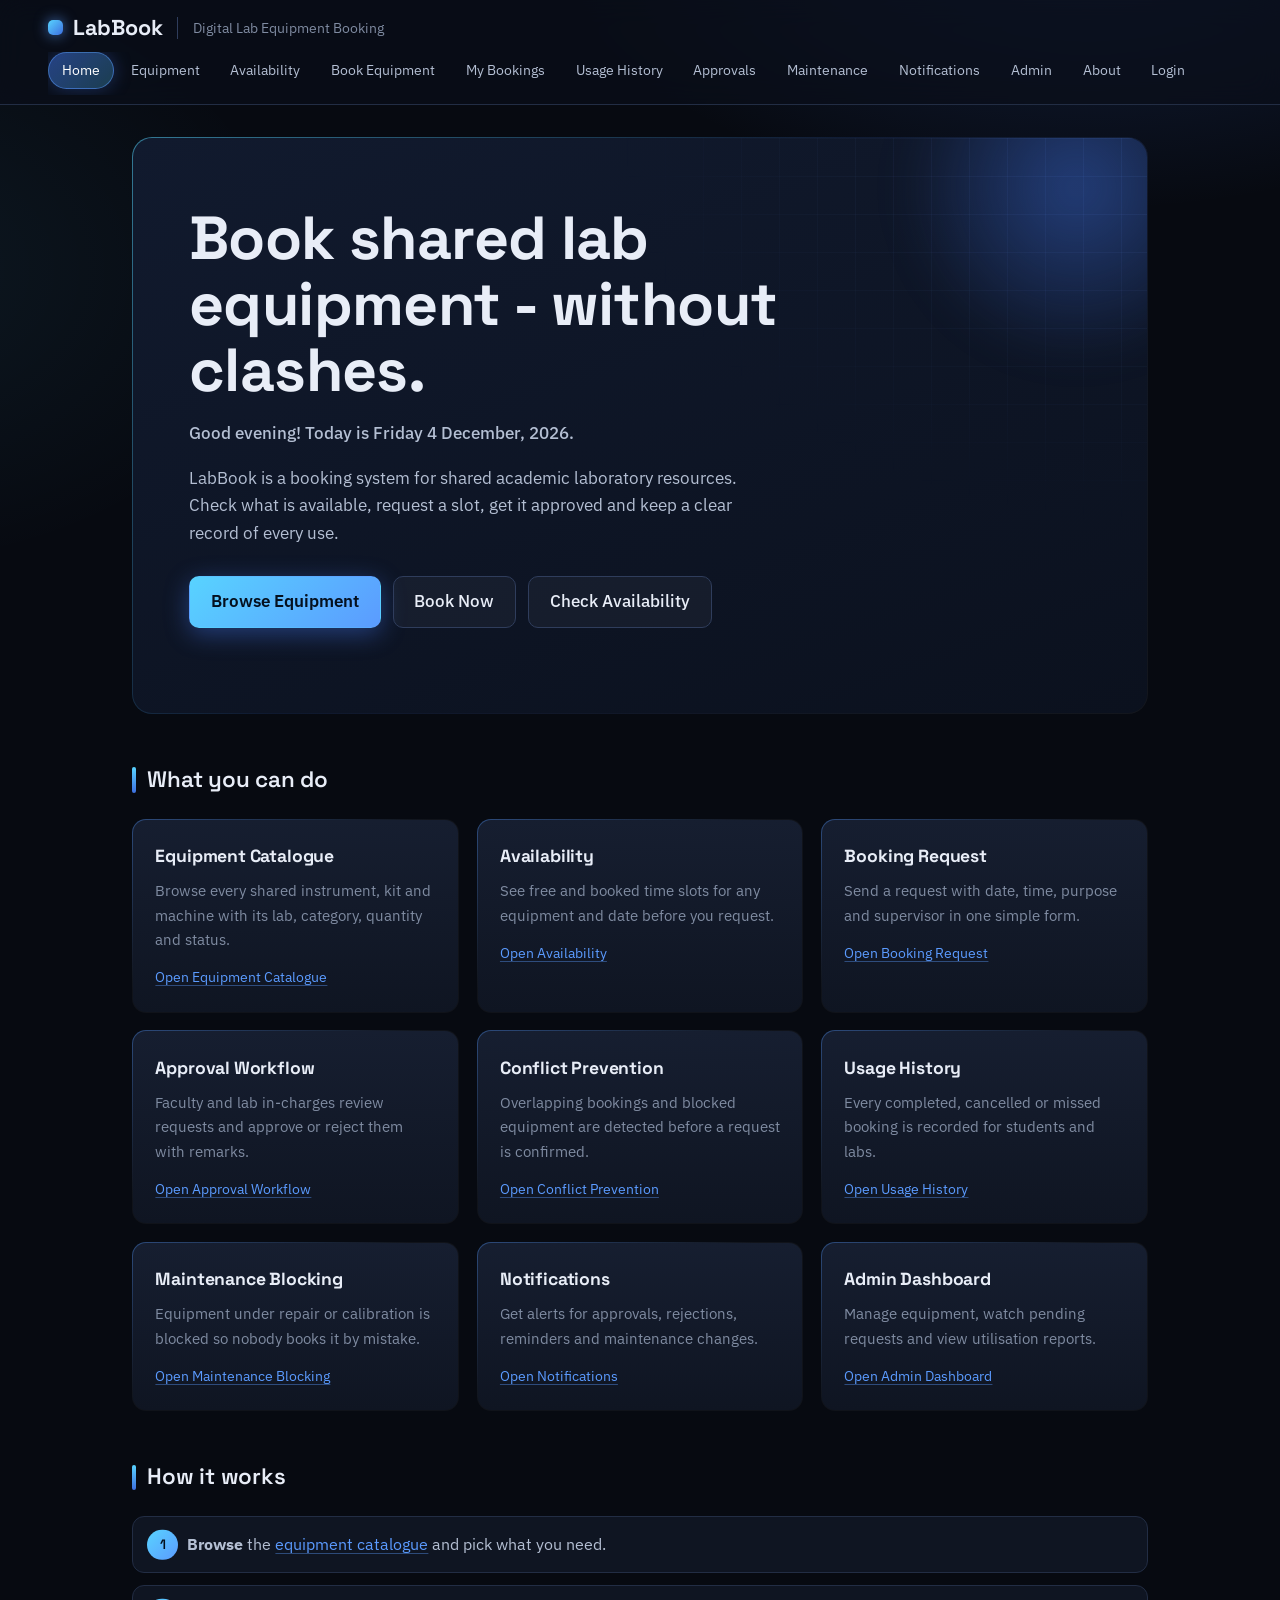
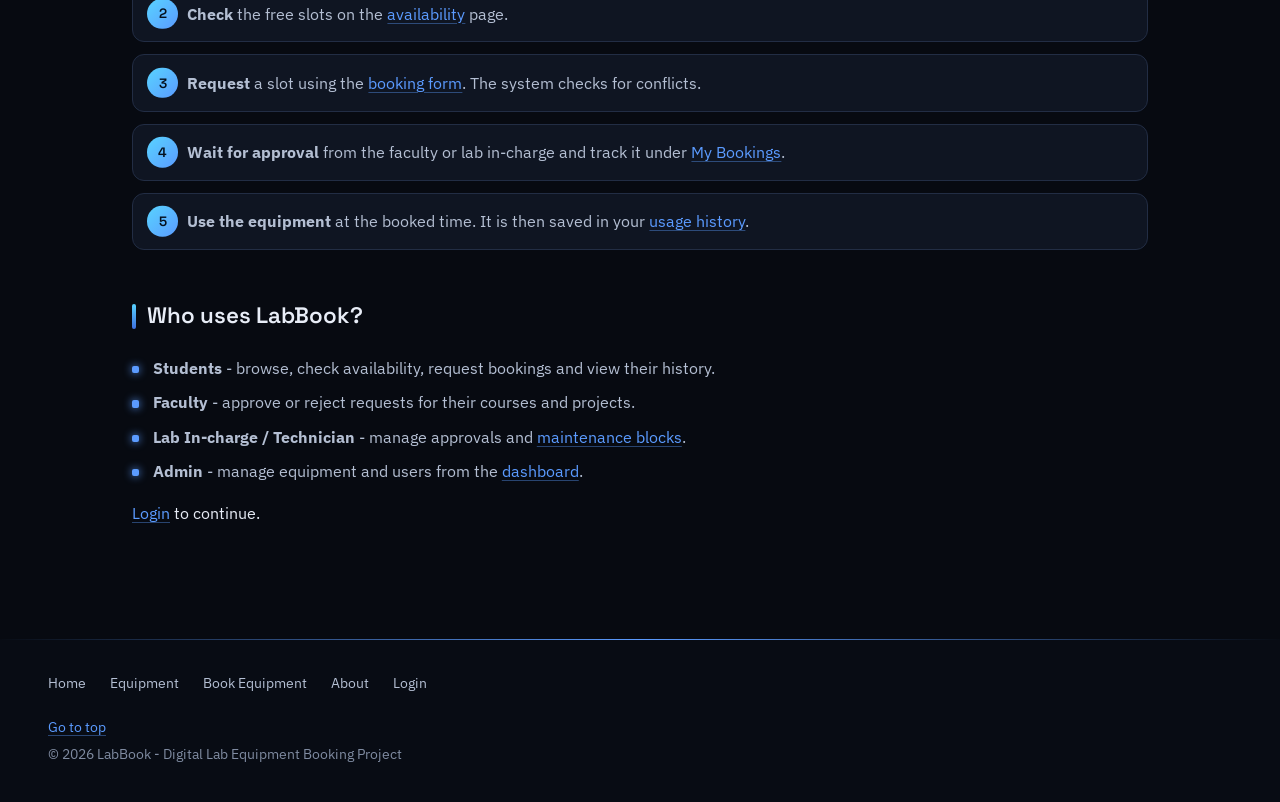
<file: index.html>
<!DOCTYPE html>
<html lang="en">
<head>
    <meta charset="UTF-8">
    <meta name="viewport" content="width=device-width, initial-scale=1.0">
    <meta name="description" content="LabBook - book shared academic laboratory equipment, check availability and track usage.">
    <title>Home | LabBook</title>
    <link rel="stylesheet" href="index.css">
</head>
<body>
    <a class="skip-link" href="#main">Skip to main content</a>

    <header class="site-header" id="top">
        <div class="site-brand">
            <a class="site-name" href="index.html">LabBook</a>
            <p class="site-tagline">Digital Lab Equipment Booking</p>
        </div>
        <nav class="main-nav" aria-label="Main navigation">
            <ul>
                <li><a href="index.html" aria-current="page">Home</a></li>
                <li><a href="equipment.html">Equipment</a></li>
                <li><a href="availability.html">Availability</a></li>
                <li><a href="book.html">Book Equipment</a></li>
                <li><a href="my-bookings.html">My Bookings</a></li>
                <li><a href="history.html">Usage History</a></li>
                <li><a href="approvals.html">Approvals</a></li>
                <li><a href="maintenance.html">Maintenance</a></li>
                <li><a href="notifications.html">Notifications</a></li>
                <li><a href="admin.html">Admin</a></li>
                <li><a href="about.html">About</a></li>
                <li><a href="login.html">Login</a></li>
            </ul>
        </nav>
    </header>

    <main id="main">
        <section class="page-intro">
            <h1>Book shared lab equipment - without clashes.</h1>
            <p class="greeting" id="greeting"></p>
            <p>LabBook is a booking system for shared academic laboratory resources. Check what is available, request a slot, get it approved and keep a clear record of every use.</p>
            <p class="button-row">
                <a class="button" href="equipment.html">Browse Equipment</a>
                <a class="button" href="book.html">Book Now</a>
                <a class="button" href="availability.html">Check Availability</a>
            </p>
        </section>

        <section class="content-section">
            <h2>What you can do</h2>
            <div class="card-grid">
                <div class="card">
                    <h3>Equipment Catalogue</h3>
                    <p>Browse every shared instrument, kit and machine with its lab, category, quantity and status.</p>
                    <p><a href="equipment.html">Open Equipment Catalogue</a></p>
                </div>

                <div class="card">
                    <h3>Availability</h3>
                    <p>See free and booked time slots for any equipment and date before you request.</p>
                    <p><a href="availability.html">Open Availability</a></p>
                </div>

                <div class="card">
                    <h3>Booking Request</h3>
                    <p>Send a request with date, time, purpose and supervisor in one simple form.</p>
                    <p><a href="book.html">Open Booking Request</a></p>
                </div>

                <div class="card">
                    <h3>Approval Workflow</h3>
                    <p>Faculty and lab in-charges review requests and approve or reject them with remarks.</p>
                    <p><a href="approvals.html">Open Approval Workflow</a></p>
                </div>

                <div class="card">
                    <h3>Conflict Prevention</h3>
                    <p>Overlapping bookings and blocked equipment are detected before a request is confirmed.</p>
                    <p><a href="book.html#conflict-rules">Open Conflict Prevention</a></p>
                </div>

                <div class="card">
                    <h3>Usage History</h3>
                    <p>Every completed, cancelled or missed booking is recorded for students and labs.</p>
                    <p><a href="history.html">Open Usage History</a></p>
                </div>

                <div class="card">
                    <h3>Maintenance Blocking</h3>
                    <p>Equipment under repair or calibration is blocked so nobody books it by mistake.</p>
                    <p><a href="maintenance.html">Open Maintenance Blocking</a></p>
                </div>

                <div class="card">
                    <h3>Notifications</h3>
                    <p>Get alerts for approvals, rejections, reminders and maintenance changes.</p>
                    <p><a href="notifications.html">Open Notifications</a></p>
                </div>

                <div class="card">
                    <h3>Admin Dashboard</h3>
                    <p>Manage equipment, watch pending requests and view utilisation reports.</p>
                    <p><a href="admin.html">Open Admin Dashboard</a></p>
                </div>
            </div>
        </section>

        <section class="content-section">
            <h2>How it works</h2>
            <ol class="step-list">
                <li><strong>Browse</strong> the <a href="equipment.html">equipment catalogue</a> and pick what you need.</li>
                <li><strong>Check</strong> the free slots on the <a href="availability.html">availability</a> page.</li>
                <li><strong>Request</strong> a slot using the <a href="book.html">booking form</a>. The system checks for conflicts.</li>
                <li><strong>Wait for approval</strong> from the faculty or lab in-charge and track it under <a href="my-bookings.html">My Bookings</a>.</li>
                <li><strong>Use the equipment</strong> at the booked time. It is then saved in your <a href="history.html">usage history</a>.</li>
            </ol>
        </section>

        <section class="content-section">
            <h2>Who uses LabBook?</h2>
            <ul class="info-list">
                <li><strong>Students</strong> - browse, check availability, request bookings and view their history.</li>
                <li><strong>Faculty</strong> - approve or reject requests for their courses and projects.</li>
                <li><strong>Lab In-charge / Technician</strong> - manage approvals and <a href="maintenance.html">maintenance blocks</a>.</li>
                <li><strong>Admin</strong> - manage equipment and users from the <a href="admin.html">dashboard</a>.</li>
            </ul>
            <p><a href="login.html">Login</a> to continue.</p>
        </section>
    </main>

    <footer class="site-footer">
        <nav class="footer-nav" aria-label="Footer navigation">
            <ul>
                <li><a href="index.html">Home</a></li>
                <li><a href="equipment.html">Equipment</a></li>
                <li><a href="book.html">Book Equipment</a></li>
                <li><a href="about.html">About</a></li>
                <li><a href="login.html">Login</a></li>
            </ul>
        </nav>
        <p class="back-to-top"><a href="#top">Go to top</a></p>
        <p class="copyright">&copy; 2026 LabBook - Digital Lab Equipment Booking Project</p>
    </footer>
    <script src="index.js"></script>
</body>
</html>
</file>
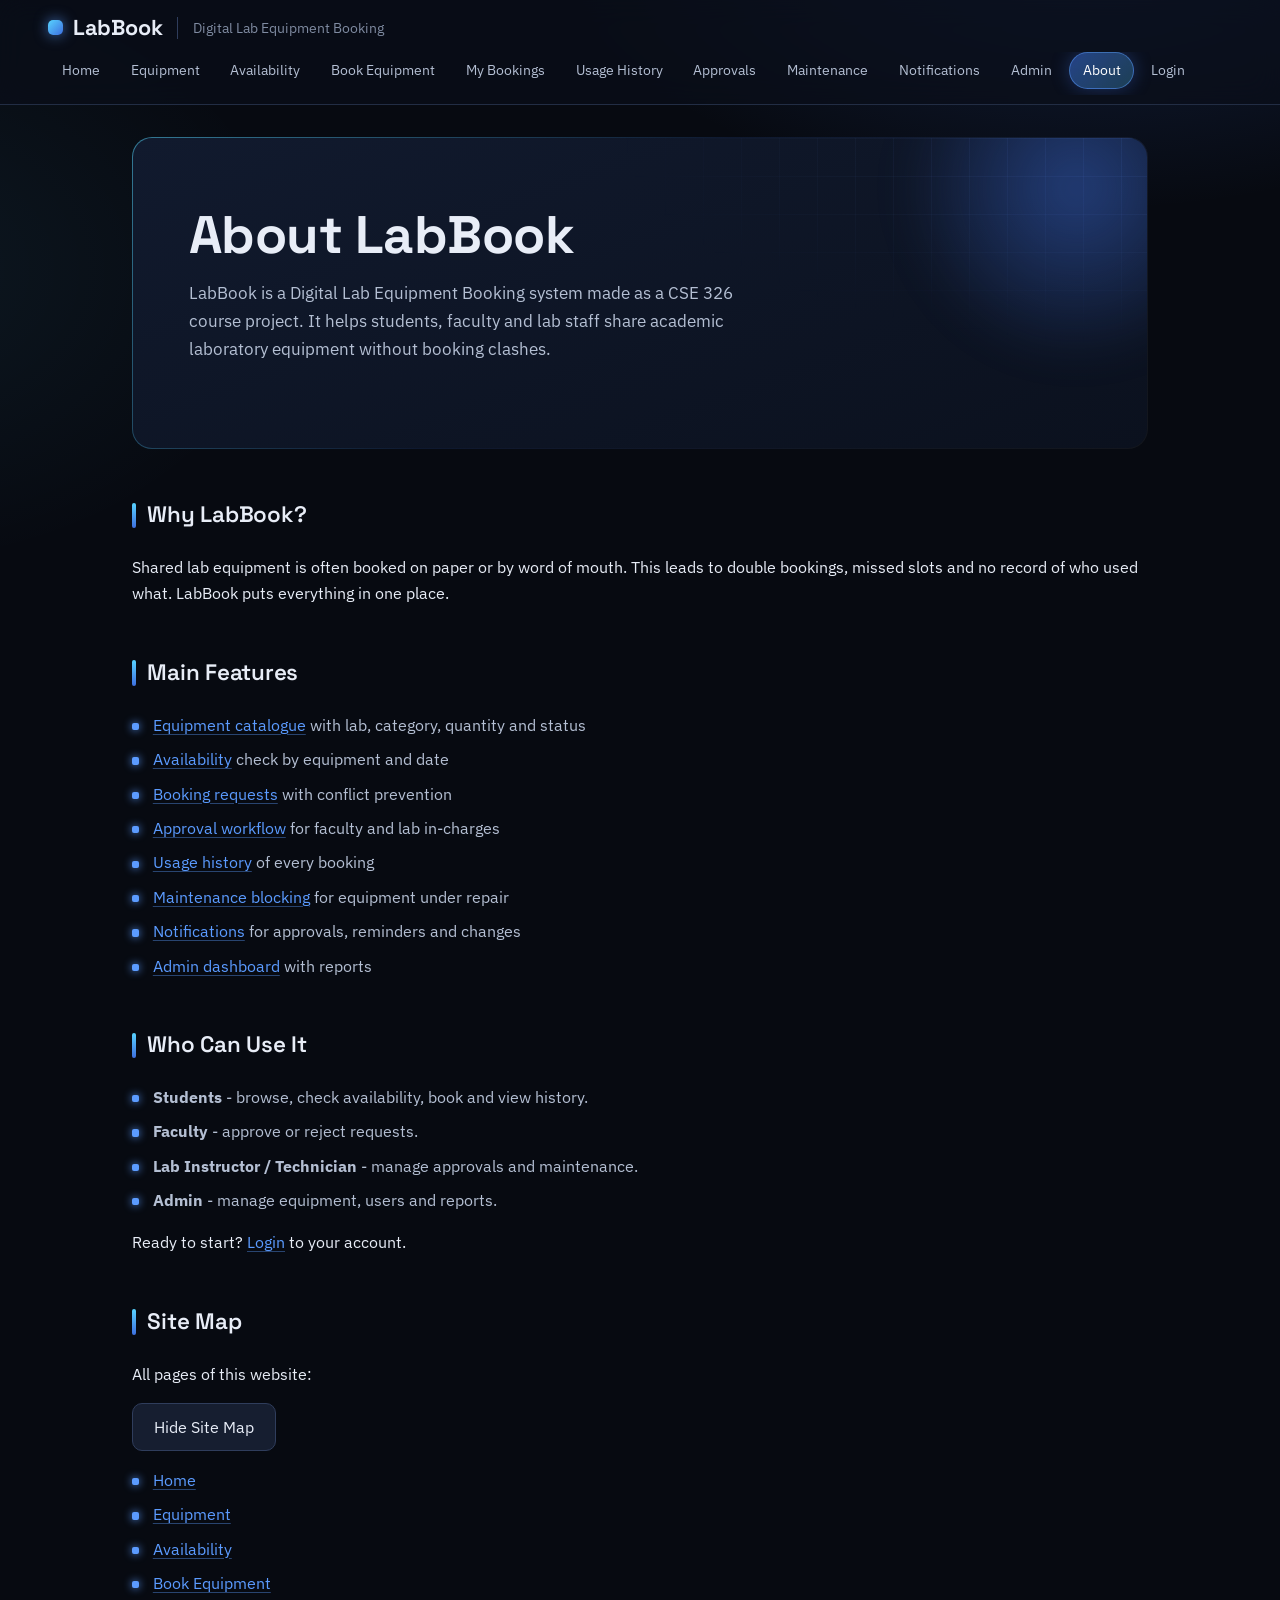
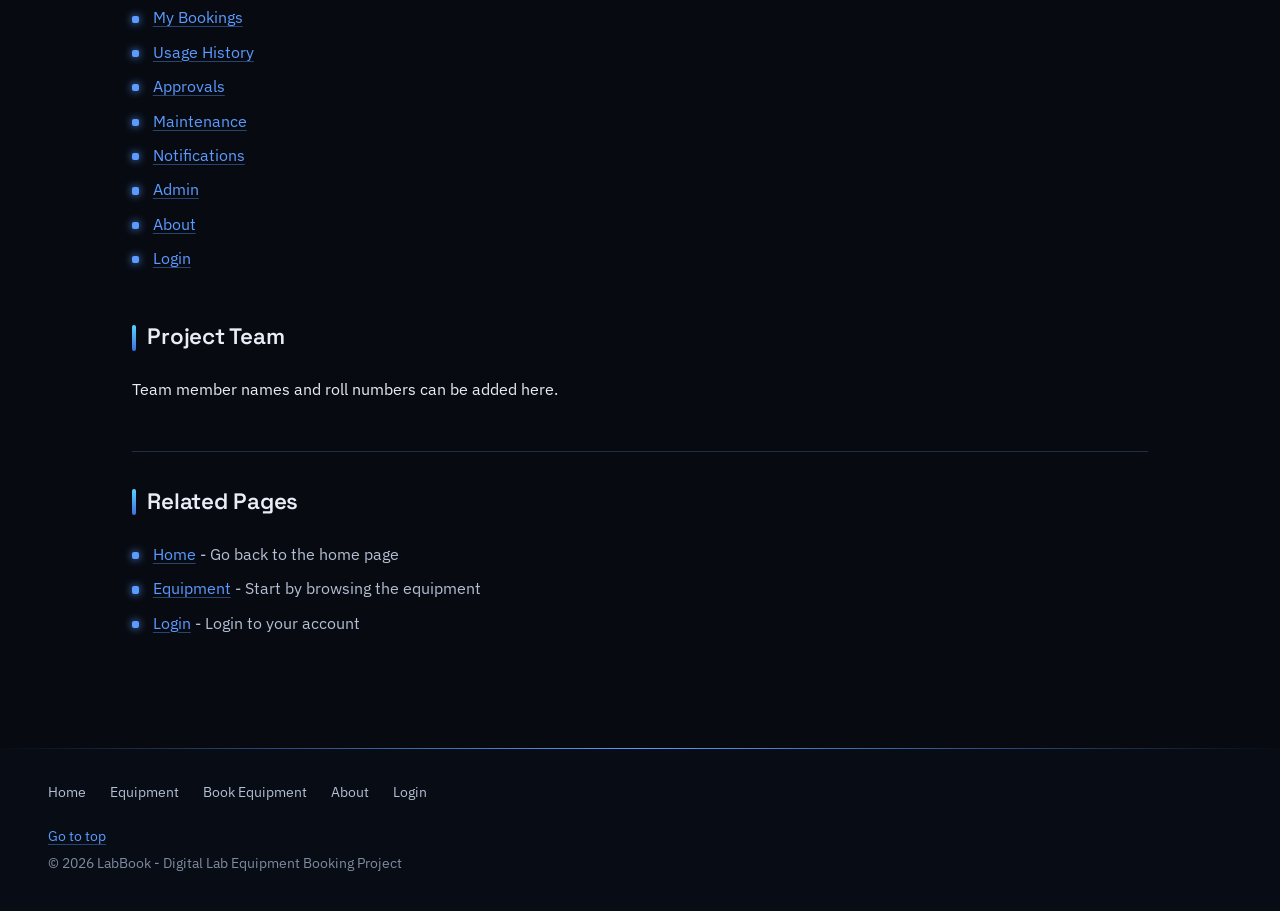
<file: about.html>
<!DOCTYPE html>
<html lang="en">
<head>
    <meta charset="UTF-8">
    <meta name="viewport" content="width=device-width, initial-scale=1.0">
    <title>About | LabBook</title>
    <link rel="stylesheet" href="about.css">
</head>
<body>
    <a class="skip-link" href="#main">Skip to main content</a>

    <header class="site-header" id="top">
        <div class="site-brand">
            <a class="site-name" href="index.html">LabBook</a>
            <p class="site-tagline">Digital Lab Equipment Booking</p>
        </div>
        <nav class="main-nav" aria-label="Main navigation">
            <ul>
                <li><a href="index.html">Home</a></li>
                <li><a href="equipment.html">Equipment</a></li>
                <li><a href="availability.html">Availability</a></li>
                <li><a href="book.html">Book Equipment</a></li>
                <li><a href="my-bookings.html">My Bookings</a></li>
                <li><a href="history.html">Usage History</a></li>
                <li><a href="approvals.html">Approvals</a></li>
                <li><a href="maintenance.html">Maintenance</a></li>
                <li><a href="notifications.html">Notifications</a></li>
                <li><a href="admin.html">Admin</a></li>
                <li><a href="about.html" aria-current="page">About</a></li>
                <li><a href="login.html">Login</a></li>
            </ul>
        </nav>
    </header>

    <main id="main">
        <section class="page-intro">
            <h1>About LabBook</h1>
            <p>LabBook is a Digital Lab Equipment Booking system made as a CSE 326 course project. It helps students, faculty and lab staff share academic laboratory equipment without booking clashes.</p>
        </section>

        <section class="content-section">
            <h2>Why LabBook?</h2>
            <p>Shared lab equipment is often booked on paper or by word of mouth. This leads to double bookings, missed slots and no record of who used what. LabBook puts everything in one place.</p>
        </section>

        <section class="content-section list-section">
            <h2>Main Features</h2>
            <ul class="info-list">
                <li><a href="equipment.html">Equipment catalogue</a> with lab, category, quantity and status</li>
                <li><a href="availability.html">Availability</a> check by equipment and date</li>
                <li><a href="book.html">Booking requests</a> with conflict prevention</li>
                <li><a href="approvals.html">Approval workflow</a> for faculty and lab in-charges</li>
                <li><a href="history.html">Usage history</a> of every booking</li>
                <li><a href="maintenance.html">Maintenance blocking</a> for equipment under repair</li>
                <li><a href="notifications.html">Notifications</a> for approvals, reminders and changes</li>
                <li><a href="admin.html">Admin dashboard</a> with reports</li>
            </ul>
        </section>

        <section class="content-section list-section">
            <h2>Who Can Use It</h2>
            <ul class="info-list">
                <li><strong>Students</strong> - browse, check availability, book and view history.</li>
                <li><strong>Faculty</strong> - approve or reject requests.</li>
                <li><strong>Lab Instructor / Technician</strong> - manage approvals and maintenance.</li>
                <li><strong>Admin</strong> - manage equipment, users and reports.</li>
            </ul>
            <p>Ready to start? <a href="login.html">Login</a> to your account.</p>
        </section>

        <section class="content-section list-section">
            <h2>Site Map</h2>
            <p>All pages of this website:</p>
            <p><button type="button" id="toggle-sitemap">Hide Site Map</button></p>
            <ul class="info-list" id="sitemap-list">
                <li><a href="index.html">Home</a></li>
                <li><a href="equipment.html">Equipment</a></li>
                <li><a href="availability.html">Availability</a></li>
                <li><a href="book.html">Book Equipment</a></li>
                <li><a href="my-bookings.html">My Bookings</a></li>
                <li><a href="history.html">Usage History</a></li>
                <li><a href="approvals.html">Approvals</a></li>
                <li><a href="maintenance.html">Maintenance</a></li>
                <li><a href="notifications.html">Notifications</a></li>
                <li><a href="admin.html">Admin</a></li>
                <li><a href="about.html">About</a></li>
                <li><a href="login.html">Login</a></li>
            </ul>
        </section>

        <section class="content-section">
            <h2>Project Team</h2>
            <p>Team member names and roll numbers can be added here.</p>
        </section>

        <section class="related-section">
            <h2>Related Pages</h2>
            <ul class="link-list">
                <li><a href="index.html">Home</a> - Go back to the home page</li>
                <li><a href="equipment.html">Equipment</a> - Start by browsing the equipment</li>
                <li><a href="login.html">Login</a> - Login to your account</li>
            </ul>
        </section>
    </main>

    <footer class="site-footer">
        <nav class="footer-nav" aria-label="Footer navigation">
            <ul>
                <li><a href="index.html">Home</a></li>
                <li><a href="equipment.html">Equipment</a></li>
                <li><a href="book.html">Book Equipment</a></li>
                <li><a href="about.html">About</a></li>
                <li><a href="login.html">Login</a></li>
            </ul>
        </nav>
        <p class="back-to-top"><a href="#top">Go to top</a></p>
        <p class="copyright">&copy; 2026 LabBook - Digital Lab Equipment Booking Project</p>
    </footer>
    <script src="about.js"></script>
</body>
</html>
</file>
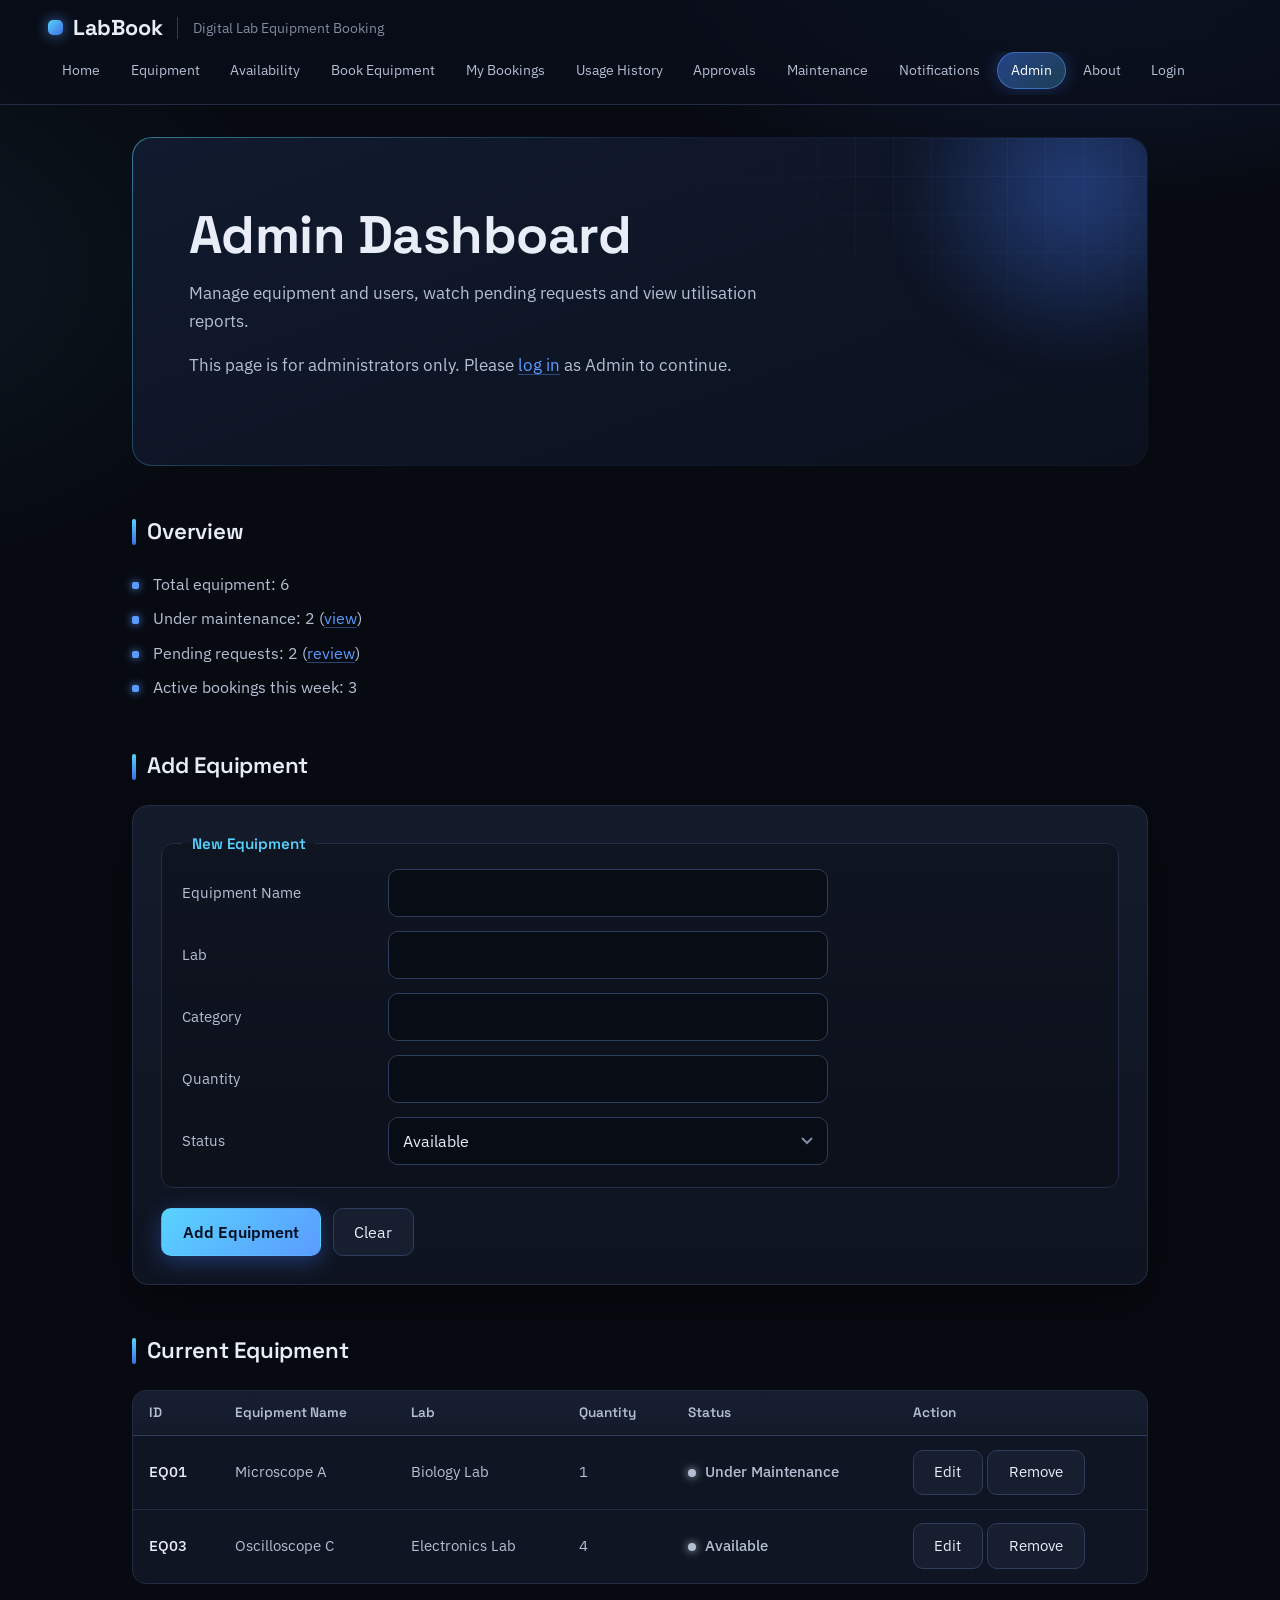
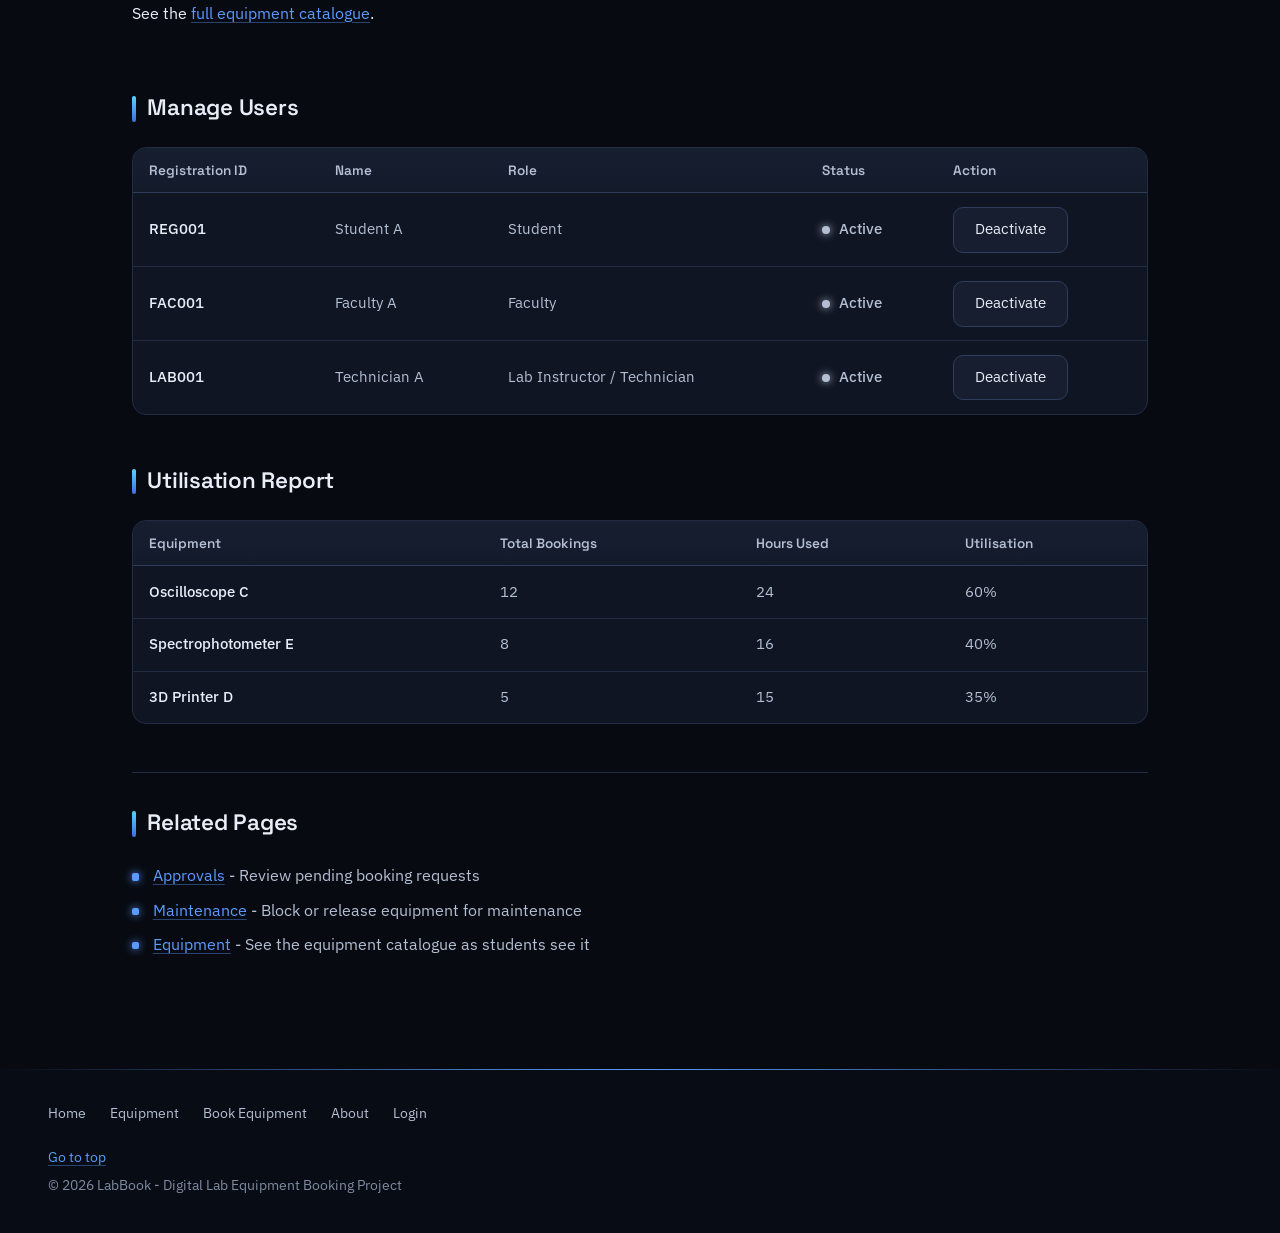
<file: admin.html>
<!DOCTYPE html>
<html lang="en">
<head>
    <meta charset="UTF-8">
    <meta name="viewport" content="width=device-width, initial-scale=1.0">
    <title>Admin | LabBook</title>
    <link rel="stylesheet" href="admin.css">
</head>
<body>
    <a class="skip-link" href="#main">Skip to main content</a>

    <header class="site-header" id="top">
        <div class="site-brand">
            <a class="site-name" href="index.html">LabBook</a>
            <p class="site-tagline">Digital Lab Equipment Booking</p>
        </div>
        <nav class="main-nav" aria-label="Main navigation">
            <ul>
                <li><a href="index.html">Home</a></li>
                <li><a href="equipment.html">Equipment</a></li>
                <li><a href="availability.html">Availability</a></li>
                <li><a href="book.html">Book Equipment</a></li>
                <li><a href="my-bookings.html">My Bookings</a></li>
                <li><a href="history.html">Usage History</a></li>
                <li><a href="approvals.html">Approvals</a></li>
                <li><a href="maintenance.html">Maintenance</a></li>
                <li><a href="notifications.html">Notifications</a></li>
                <li><a href="admin.html" aria-current="page">Admin</a></li>
                <li><a href="about.html">About</a></li>
                <li><a href="login.html">Login</a></li>
            </ul>
        </nav>
    </header>

    <main id="main">
        <section class="page-intro">
            <h1>Admin Dashboard</h1>
            <p>Manage equipment and users, watch pending requests and view utilisation reports.</p>
            <p>This page is for administrators only. Please <a href="login.html">log in</a> as Admin to continue.</p>
        </section>

        <section class="content-section list-section">
            <h2>Overview</h2>
            <ul class="info-list">
                <li>Total equipment: <span id="stat-total">6</span></li>
                <li>Under maintenance: <span id="stat-maintenance">2</span> (<a href="maintenance.html">view</a>)</li>
                <li>Pending requests: <span id="stat-pending">2</span> (<a href="approvals.html">review</a>)</li>
                <li>Active bookings this week: 3</li>
            </ul>
        </section>

        <section class="content-section form-section">
            <h2>Add Equipment</h2>
            <form class="form" id="equipment-form" action="#" method="post">
                <fieldset class="form-group">
                    <legend>New Equipment</legend>
                    <p class="form-row">
                        <label for="eq-name">Equipment Name</label>
                        <input type="text" id="eq-name" name="name" required>
                    </p>
                    <p class="form-row">
                        <label for="eq-lab">Lab</label>
                        <input type="text" id="eq-lab" name="lab" required>
                    </p>
                    <p class="form-row">
                        <label for="eq-category">Category</label>
                        <input type="text" id="eq-category" name="category" required>
                    </p>
                    <p class="form-row">
                        <label for="eq-quantity">Quantity</label>
                        <input type="number" id="eq-quantity" name="quantity" min="1" required>
                    </p>
                    <p class="form-row">
                        <label for="eq-status">Status</label>
                        <select id="eq-status" name="status">
                            <option value="available">Available</option>
                            <option value="maintenance">Under Maintenance</option>
                        </select>
                    </p>
                </fieldset>
                <p class="form-actions">
                    <input type="submit" value="Add Equipment">
                    <input type="reset" value="Clear">
                </p>
            </form>
            <p class="form-message" id="form-message" role="status" aria-live="polite" hidden></p>
        </section>

        <section class="content-section table-section">
            <h2>Current Equipment</h2>
            <table class="data-table" id="equipment-table">
                <thead>
                    <tr>
                        <th>ID</th>
                        <th>Equipment Name</th>
                        <th>Lab</th>
                        <th>Quantity</th>
                        <th>Status</th>
                        <th>Action</th>
                    </tr>
                </thead>
                <tbody>
                    <tr>
                        <td>EQ01</td>
                        <td>Microscope A</td>
                        <td>Biology Lab</td>
                        <td>1</td>
                        <td class="status-cell status-blocked">Under Maintenance</td>
                        <td><button type="button" data-action="edit">Edit</button> <button type="button" data-action="remove">Remove</button></td>
                    </tr>
                    <tr>
                        <td>EQ03</td>
                        <td>Oscilloscope C</td>
                        <td>Electronics Lab</td>
                        <td>4</td>
                        <td class="status-cell status-good">Available</td>
                        <td><button type="button" data-action="edit">Edit</button> <button type="button" data-action="remove">Remove</button></td>
                    </tr>
                </tbody>
            </table>
            <p>See the <a href="equipment.html">full equipment catalogue</a>.</p>
        </section>

        <section class="content-section table-section">
            <h2>Manage Users</h2>
            <table class="data-table" id="users-table">
                <thead>
                    <tr>
                        <th>Registration ID</th>
                        <th>Name</th>
                        <th>Role</th>
                        <th>Status</th>
                        <th>Action</th>
                    </tr>
                </thead>
                <tbody>
                    <tr>
                        <td>REG001</td>
                        <td>Student A</td>
                        <td>Student</td>
                        <td class="status-cell status-good">Active</td>
                        <td><button type="button" data-action="toggle-user">Deactivate</button></td>
                    </tr>
                    <tr>
                        <td>FAC001</td>
                        <td>Faculty A</td>
                        <td>Faculty</td>
                        <td class="status-cell status-good">Active</td>
                        <td><button type="button" data-action="toggle-user">Deactivate</button></td>
                    </tr>
                    <tr>
                        <td>LAB001</td>
                        <td>Technician A</td>
                        <td>Lab Instructor / Technician</td>
                        <td class="status-cell status-good">Active</td>
                        <td><button type="button" data-action="toggle-user">Deactivate</button></td>
                    </tr>
                </tbody>
            </table>
        </section>

        <section class="content-section table-section">
            <h2>Utilisation Report</h2>
            <table class="data-table">
                <thead>
                    <tr>
                        <th>Equipment</th>
                        <th>Total Bookings</th>
                        <th>Hours Used</th>
                        <th>Utilisation</th>
                    </tr>
                </thead>
                <tbody>
                    <tr>
                        <td>Oscilloscope C</td>
                        <td>12</td>
                        <td>24</td>
                        <td>60%</td>
                    </tr>
                    <tr>
                        <td>Spectrophotometer E</td>
                        <td>8</td>
                        <td>16</td>
                        <td>40%</td>
                    </tr>
                    <tr>
                        <td>3D Printer D</td>
                        <td>5</td>
                        <td>15</td>
                        <td>35%</td>
                    </tr>
                </tbody>
            </table>
        </section>

        <section class="related-section">
            <h2>Related Pages</h2>
            <ul class="link-list">
                <li><a href="approvals.html">Approvals</a> - Review pending booking requests</li>
                <li><a href="maintenance.html">Maintenance</a> - Block or release equipment for maintenance</li>
                <li><a href="equipment.html">Equipment</a> - See the equipment catalogue as students see it</li>
            </ul>
        </section>
    </main>

    <footer class="site-footer">
        <nav class="footer-nav" aria-label="Footer navigation">
            <ul>
                <li><a href="index.html">Home</a></li>
                <li><a href="equipment.html">Equipment</a></li>
                <li><a href="book.html">Book Equipment</a></li>
                <li><a href="about.html">About</a></li>
                <li><a href="login.html">Login</a></li>
            </ul>
        </nav>
        <p class="back-to-top"><a href="#top">Go to top</a></p>
        <p class="copyright">&copy; 2026 LabBook - Digital Lab Equipment Booking Project</p>
    </footer>
    <script src="admin.js"></script>
</body>
</html>
</file>
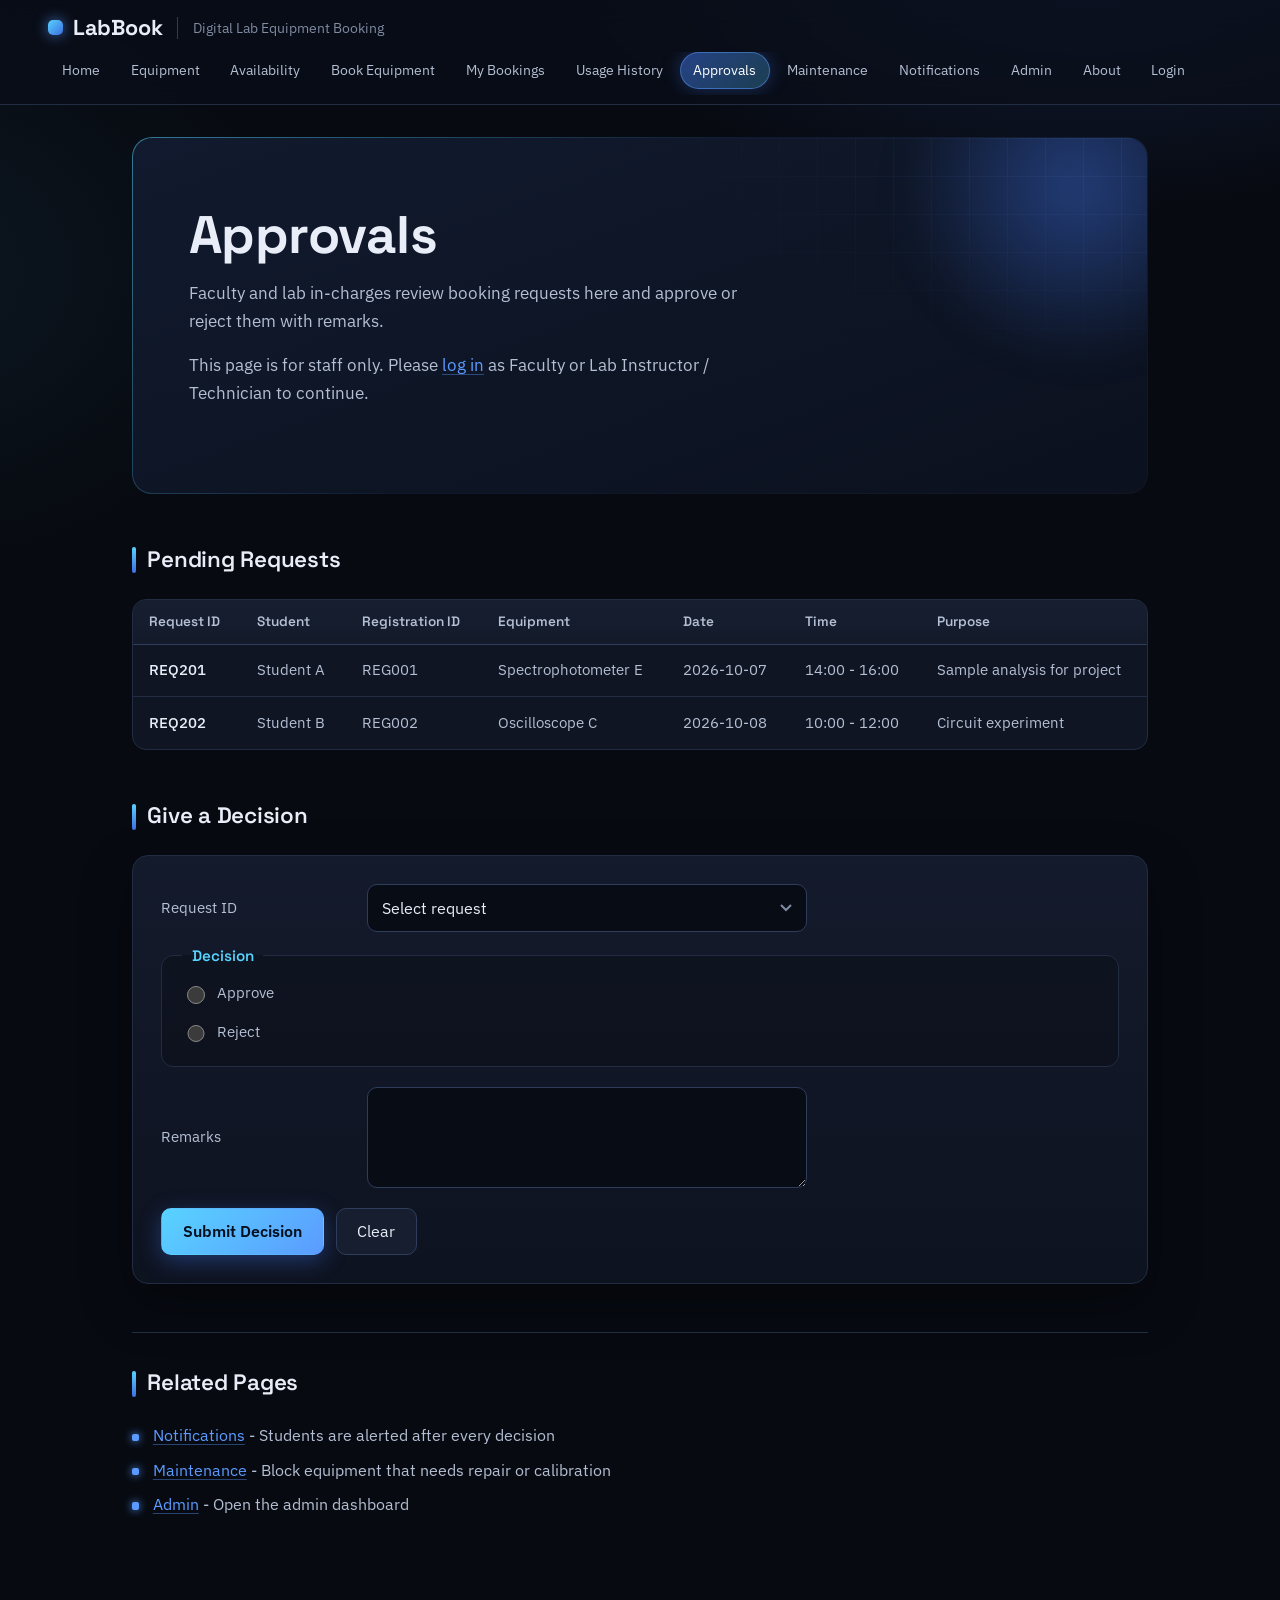
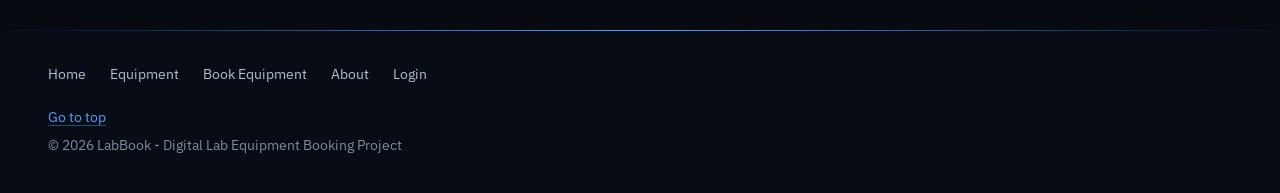
<file: approvals.html>
<!DOCTYPE html>
<html lang="en">
<head>
    <meta charset="UTF-8">
    <meta name="viewport" content="width=device-width, initial-scale=1.0">
    <title>Approvals | LabBook</title>
    <link rel="stylesheet" href="approvals.css">
</head>
<body>
    <a class="skip-link" href="#main">Skip to main content</a>

    <header class="site-header" id="top">
        <div class="site-brand">
            <a class="site-name" href="index.html">LabBook</a>
            <p class="site-tagline">Digital Lab Equipment Booking</p>
        </div>
        <nav class="main-nav" aria-label="Main navigation">
            <ul>
                <li><a href="index.html">Home</a></li>
                <li><a href="equipment.html">Equipment</a></li>
                <li><a href="availability.html">Availability</a></li>
                <li><a href="book.html">Book Equipment</a></li>
                <li><a href="my-bookings.html">My Bookings</a></li>
                <li><a href="history.html">Usage History</a></li>
                <li><a href="approvals.html" aria-current="page">Approvals</a></li>
                <li><a href="maintenance.html">Maintenance</a></li>
                <li><a href="notifications.html">Notifications</a></li>
                <li><a href="admin.html">Admin</a></li>
                <li><a href="about.html">About</a></li>
                <li><a href="login.html">Login</a></li>
            </ul>
        </nav>
    </header>

    <main id="main">
        <section class="page-intro">
            <h1>Approvals</h1>
            <p>Faculty and lab in-charges review booking requests here and approve or reject them with remarks.</p>
            <p>This page is for staff only. Please <a href="login.html">log in</a> as Faculty or Lab Instructor / Technician to continue.</p>
        </section>

        <section class="content-section table-section">
            <h2>Pending Requests</h2>
            <table class="data-table">
                <thead>
                    <tr>
                        <th>Request ID</th>
                        <th>Student</th>
                        <th>Registration ID</th>
                        <th>Equipment</th>
                        <th>Date</th>
                        <th>Time</th>
                        <th>Purpose</th>
                    </tr>
                </thead>
                <tbody id="pending-body">
                    <tr>
                        <td>REQ201</td>
                        <td>Student A</td>
                        <td>REG001</td>
                        <td>Spectrophotometer E</td>
                        <td>2026-10-07</td>
                        <td>14:00 - 16:00</td>
                        <td>Sample analysis for project</td>
                    </tr>
                    <tr>
                        <td>REQ202</td>
                        <td>Student B</td>
                        <td>REG002</td>
                        <td>Oscilloscope C</td>
                        <td>2026-10-08</td>
                        <td>10:00 - 12:00</td>
                        <td>Circuit experiment</td>
                    </tr>
                </tbody>
            </table>
        </section>

        <section class="content-section form-section">
            <h2>Give a Decision</h2>
            <form class="form" id="decision-form" action="#" method="post">
                <p class="form-row">
                    <label for="request-id">Request ID</label>
                    <select id="request-id" name="request" required>
                        <option value="">Select request</option>
                        <option value="REQ201">REQ201</option>
                        <option value="REQ202">REQ202</option>
                    </select>
                </p>
                <fieldset class="form-group">
                    <legend>Decision</legend>
                    <p class="form-row">
                        <input type="radio" id="approve" name="decision" value="approve" required>
                        <label for="approve">Approve</label>
                    </p>
                    <p class="form-row">
                        <input type="radio" id="reject" name="decision" value="reject" required>
                        <label for="reject">Reject</label>
                    </p>
                </fieldset>
                <p class="form-row">
                    <label for="remarks">Remarks</label>
                    <textarea id="remarks" name="remarks" rows="3" cols="40"></textarea>
                </p>
                <p class="form-actions">
                    <input type="submit" value="Submit Decision">
                    <input type="reset" value="Clear">
                </p>
            </form>
            <p class="form-message" id="form-message" role="status" aria-live="polite" hidden></p>
        </section>

        <section class="related-section">
            <h2>Related Pages</h2>
            <ul class="link-list">
                <li><a href="notifications.html">Notifications</a> - Students are alerted after every decision</li>
                <li><a href="maintenance.html">Maintenance</a> - Block equipment that needs repair or calibration</li>
                <li><a href="admin.html">Admin</a> - Open the admin dashboard</li>
            </ul>
        </section>
    </main>

    <footer class="site-footer">
        <nav class="footer-nav" aria-label="Footer navigation">
            <ul>
                <li><a href="index.html">Home</a></li>
                <li><a href="equipment.html">Equipment</a></li>
                <li><a href="book.html">Book Equipment</a></li>
                <li><a href="about.html">About</a></li>
                <li><a href="login.html">Login</a></li>
            </ul>
        </nav>
        <p class="back-to-top"><a href="#top">Go to top</a></p>
        <p class="copyright">&copy; 2026 LabBook - Digital Lab Equipment Booking Project</p>
    </footer>
    <script src="approvals.js"></script>
</body>
</html>
</file>
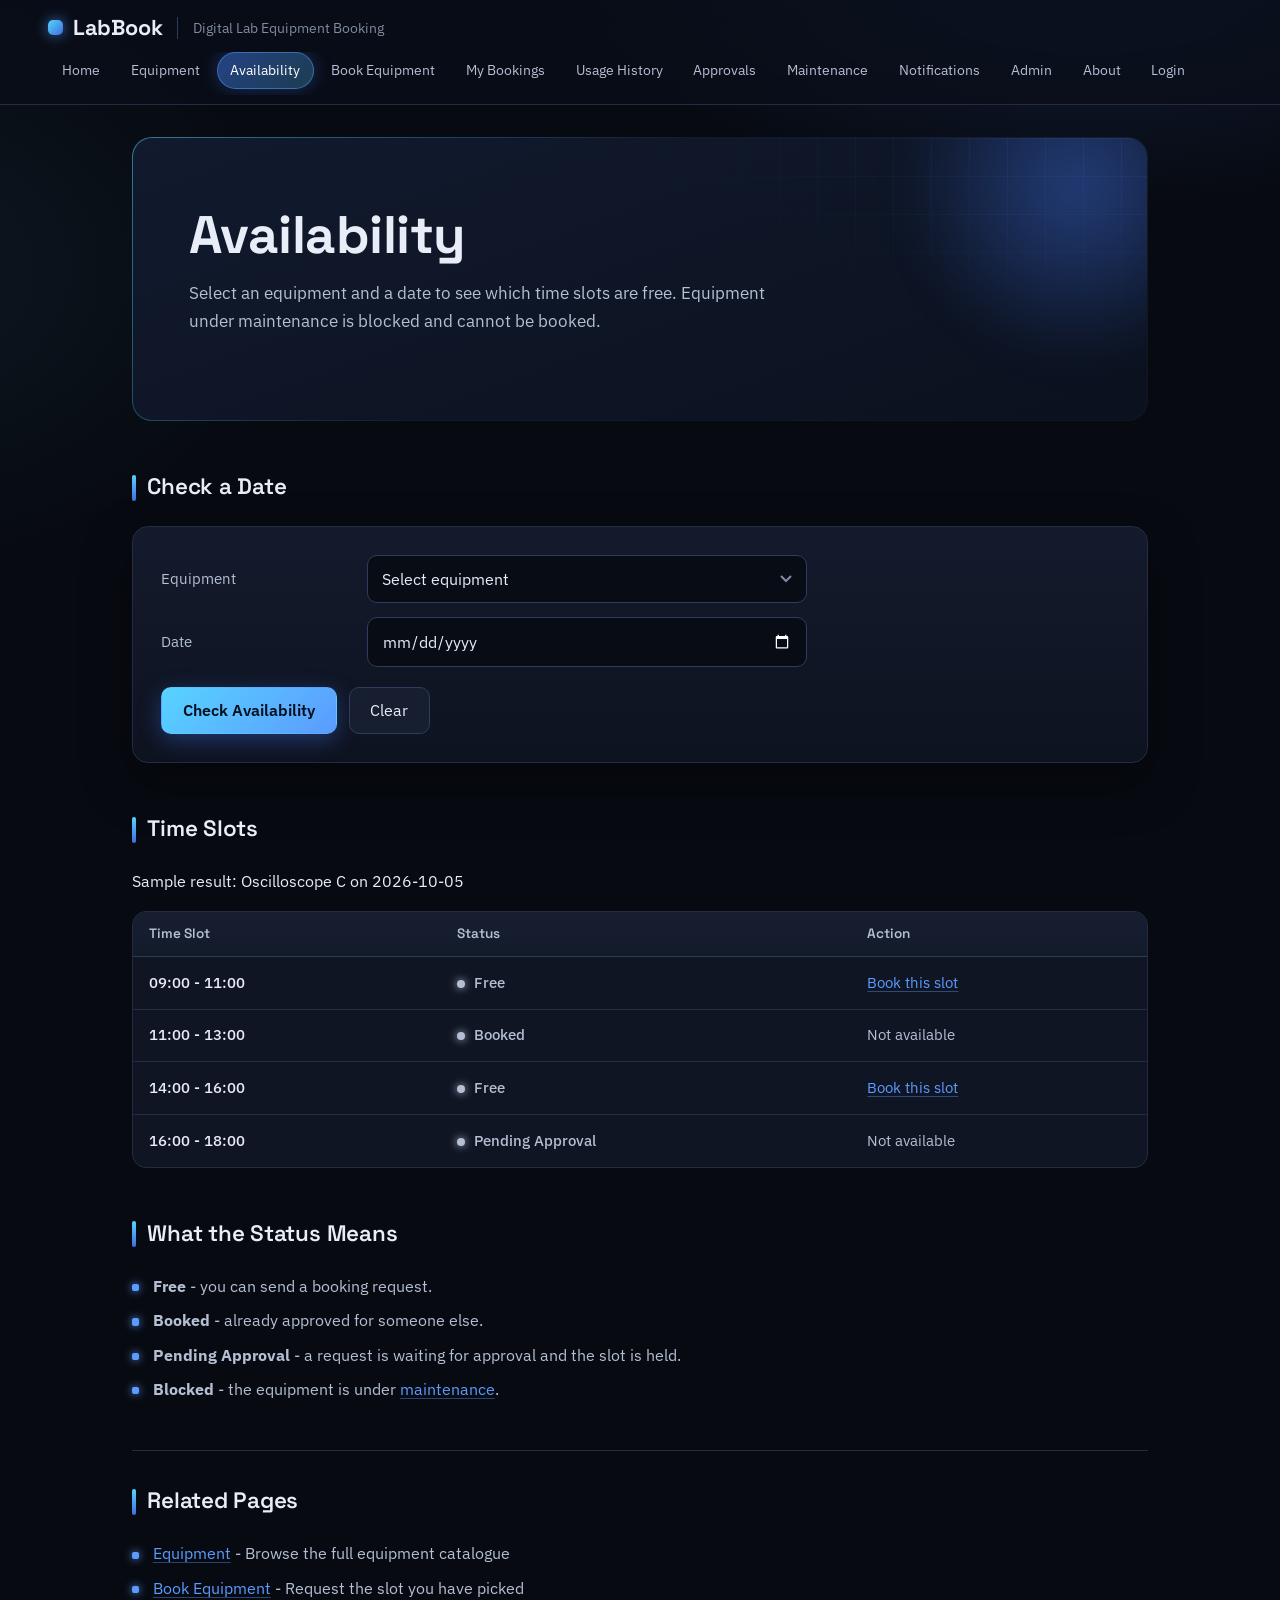
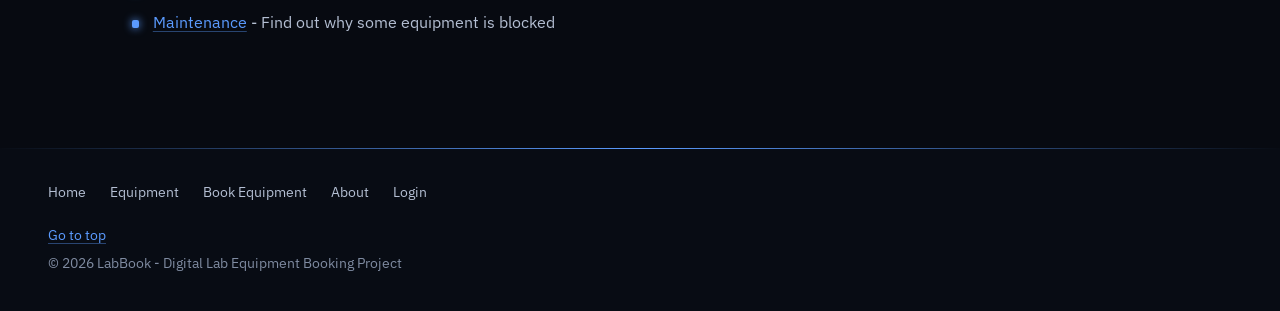
<file: availability.html>
<!DOCTYPE html>
<html lang="en">
<head>
    <meta charset="UTF-8">
    <meta name="viewport" content="width=device-width, initial-scale=1.0">
    <title>Availability | LabBook</title>
    <link rel="stylesheet" href="availability.css">
</head>
<body>
    <a class="skip-link" href="#main">Skip to main content</a>

    <header class="site-header" id="top">
        <div class="site-brand">
            <a class="site-name" href="index.html">LabBook</a>
            <p class="site-tagline">Digital Lab Equipment Booking</p>
        </div>
        <nav class="main-nav" aria-label="Main navigation">
            <ul>
                <li><a href="index.html">Home</a></li>
                <li><a href="equipment.html">Equipment</a></li>
                <li><a href="availability.html" aria-current="page">Availability</a></li>
                <li><a href="book.html">Book Equipment</a></li>
                <li><a href="my-bookings.html">My Bookings</a></li>
                <li><a href="history.html">Usage History</a></li>
                <li><a href="approvals.html">Approvals</a></li>
                <li><a href="maintenance.html">Maintenance</a></li>
                <li><a href="notifications.html">Notifications</a></li>
                <li><a href="admin.html">Admin</a></li>
                <li><a href="about.html">About</a></li>
                <li><a href="login.html">Login</a></li>
            </ul>
        </nav>
    </header>

    <main id="main">
        <section class="page-intro">
            <h1>Availability</h1>
            <p>Select an equipment and a date to see which time slots are free. Equipment under maintenance is blocked and cannot be booked.</p>
        </section>

        <section class="content-section form-section">
            <h2>Check a Date</h2>
            <form class="form" id="availability-form" action="#" method="get">
                <p class="form-row">
                    <label for="equipment">Equipment</label>
                    <select id="equipment" name="equipment" required>
                        <option value="">Select equipment</option>
                        <option value="EQ03">Oscilloscope C</option>
                        <option value="EQ04">Digital Multimeter Set</option>
                        <option value="EQ05">Spectrophotometer E</option>
                        <option value="EQ06">3D Printer D</option>
                    </select>
                </p>
                <p class="form-row">
                    <label for="date">Date</label>
                    <input type="date" id="date" name="date" required>
                </p>
                <p class="form-actions">
                    <input type="submit" value="Check Availability">
                    <input type="reset" value="Clear">
                </p>
            </form>
            <p class="form-message" id="form-message" role="status" aria-live="polite" hidden></p>
        </section>

        <section class="content-section table-section">
            <h2>Time Slots</h2>
            <p id="slot-caption">Sample result: Oscilloscope C on 2026-10-05</p>
            <table class="data-table">
                <thead>
                    <tr>
                        <th>Time Slot</th>
                        <th>Status</th>
                        <th>Action</th>
                    </tr>
                </thead>
                <tbody id="slot-body">
                    <tr>
                        <td>09:00 - 11:00</td>
                        <td class="status-cell status-good">Free</td>
                        <td><a href="book.html">Book this slot</a></td>
                    </tr>
                    <tr>
                        <td>11:00 - 13:00</td>
                        <td class="status-cell status-booked">Booked</td>
                        <td>Not available</td>
                    </tr>
                    <tr>
                        <td>14:00 - 16:00</td>
                        <td class="status-cell status-good">Free</td>
                        <td><a href="book.html">Book this slot</a></td>
                    </tr>
                    <tr>
                        <td>16:00 - 18:00</td>
                        <td class="status-cell status-wait">Pending Approval</td>
                        <td>Not available</td>
                    </tr>
                </tbody>
            </table>
        </section>

        <section class="content-section list-section">
            <h2>What the Status Means</h2>
            <ul class="info-list">
                <li><strong>Free</strong> - you can send a booking request.</li>
                <li><strong>Booked</strong> - already approved for someone else.</li>
                <li><strong>Pending Approval</strong> - a request is waiting for approval and the slot is held.</li>
                <li><strong>Blocked</strong> - the equipment is under <a href="maintenance.html">maintenance</a>.</li>
            </ul>
        </section>

        <section class="related-section">
            <h2>Related Pages</h2>
            <ul class="link-list">
                <li><a href="equipment.html">Equipment</a> - Browse the full equipment catalogue</li>
                <li><a href="book.html">Book Equipment</a> - Request the slot you have picked</li>
                <li><a href="maintenance.html">Maintenance</a> - Find out why some equipment is blocked</li>
            </ul>
        </section>
    </main>

    <footer class="site-footer">
        <nav class="footer-nav" aria-label="Footer navigation">
            <ul>
                <li><a href="index.html">Home</a></li>
                <li><a href="equipment.html">Equipment</a></li>
                <li><a href="book.html">Book Equipment</a></li>
                <li><a href="about.html">About</a></li>
                <li><a href="login.html">Login</a></li>
            </ul>
        </nav>
        <p class="back-to-top"><a href="#top">Go to top</a></p>
        <p class="copyright">&copy; 2026 LabBook - Digital Lab Equipment Booking Project</p>
    </footer>
    <script src="availability.js"></script>
</body>
</html>
</file>
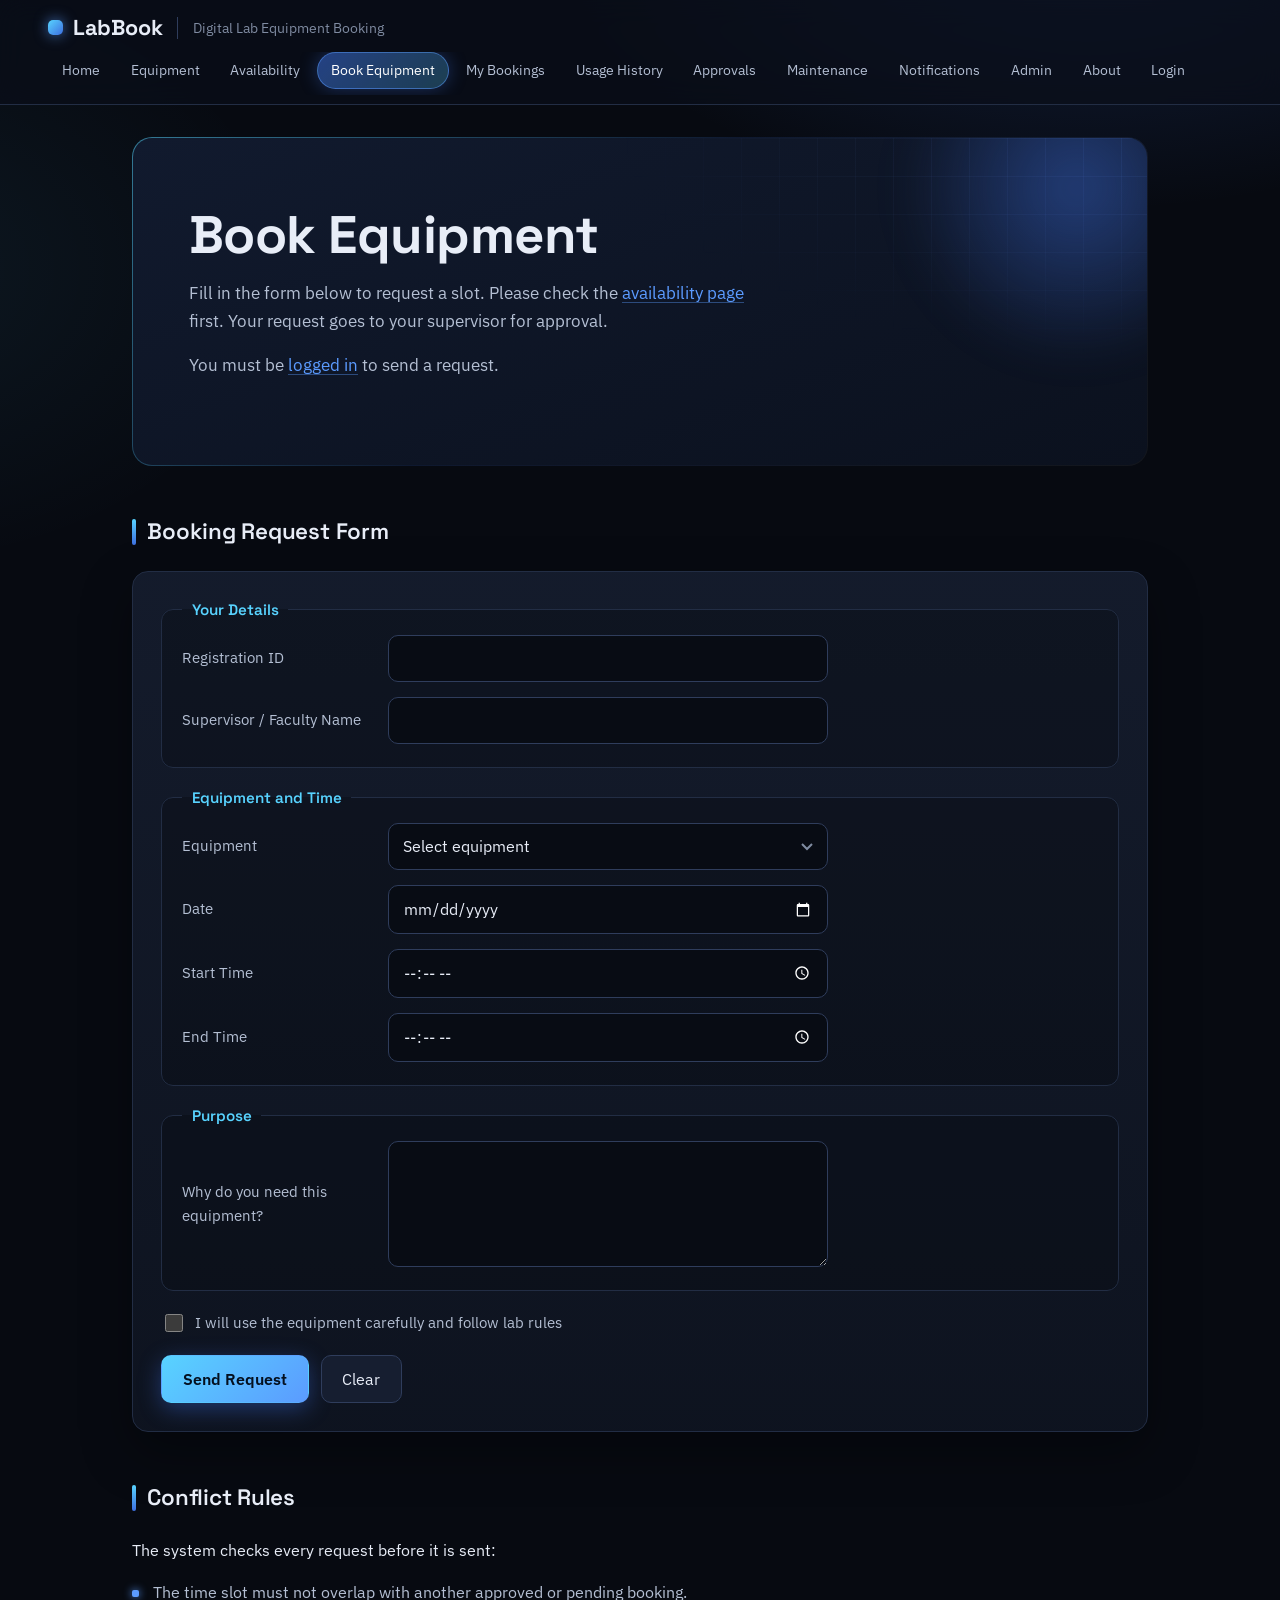
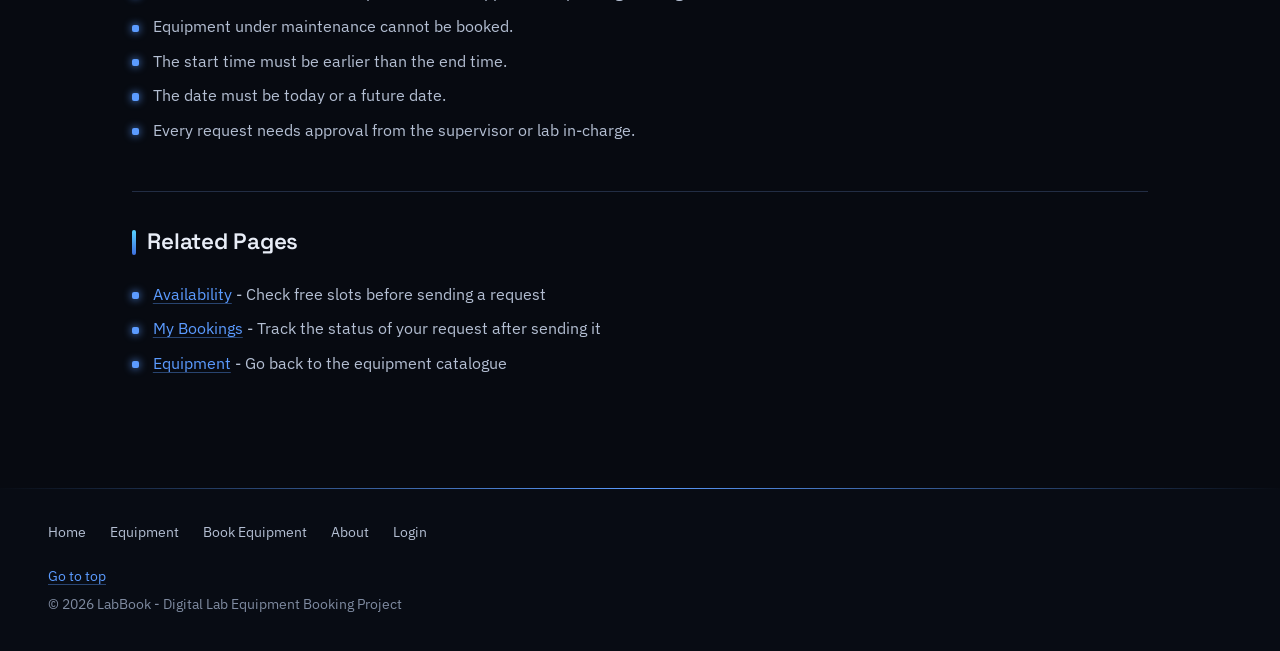
<file: book.html>
<!DOCTYPE html>
<html lang="en">
<head>
    <meta charset="UTF-8">
    <meta name="viewport" content="width=device-width, initial-scale=1.0">
    <title>Book Equipment | LabBook</title>
    <link rel="stylesheet" href="book.css">
</head>
<body>
    <a class="skip-link" href="#main">Skip to main content</a>

    <header class="site-header" id="top">
        <div class="site-brand">
            <a class="site-name" href="index.html">LabBook</a>
            <p class="site-tagline">Digital Lab Equipment Booking</p>
        </div>
        <nav class="main-nav" aria-label="Main navigation">
            <ul>
                <li><a href="index.html">Home</a></li>
                <li><a href="equipment.html">Equipment</a></li>
                <li><a href="availability.html">Availability</a></li>
                <li><a href="book.html" aria-current="page">Book Equipment</a></li>
                <li><a href="my-bookings.html">My Bookings</a></li>
                <li><a href="history.html">Usage History</a></li>
                <li><a href="approvals.html">Approvals</a></li>
                <li><a href="maintenance.html">Maintenance</a></li>
                <li><a href="notifications.html">Notifications</a></li>
                <li><a href="admin.html">Admin</a></li>
                <li><a href="about.html">About</a></li>
                <li><a href="login.html">Login</a></li>
            </ul>
        </nav>
    </header>

    <main id="main">
        <section class="page-intro">
            <h1>Book Equipment</h1>
            <p>Fill in the form below to request a slot. Please check the <a href="availability.html">availability page</a> first. Your request goes to your supervisor for approval.</p>
            <p>You must be <a href="login.html">logged in</a> to send a request.</p>
        </section>

        <section class="content-section form-section">
            <h2>Booking Request Form</h2>
            <form class="form" id="booking-form" action="#" method="post">
                <fieldset class="form-group">
                    <legend>Your Details</legend>
                    <p class="form-row">
                        <label for="reg-no">Registration ID</label>
                        <input type="text" id="reg-no" name="UID" required>
                    </p>
                    <p class="form-row">
                        <label for="supervisor">Supervisor / Faculty Name</label>
                        <input type="text" id="supervisor" name="supervisor" required>
                    </p>
                </fieldset>
                <fieldset class="form-group">
                    <legend>Equipment and Time</legend>
                    <p class="form-row">
                        <label for="equipment">Equipment</label>
                        <select id="equipment" name="equipment" required>
                            <option value="">Select equipment</option>
                            <option value="EQ03">Oscilloscope C</option>
                            <option value="EQ04">Digital Multimeter Set</option>
                            <option value="EQ05">Spectrophotometer E</option>
                            <option value="EQ06">3D Printer D</option>
                        </select>
                    </p>
                    <p class="form-row">
                        <label for="date">Date</label>
                        <input type="date" id="date" name="date" required>
                    </p>
                    <p class="form-row">
                        <label for="start-time">Start Time</label>
                        <input type="time" id="start-time" name="start" required>
                    </p>
                    <p class="form-row">
                        <label for="end-time">End Time</label>
                        <input type="time" id="end-time" name="end" required>
                    </p>
                </fieldset>
                <fieldset class="form-group">
                    <legend>Purpose</legend>
                    <p class="form-row">
                        <label for="purpose">Why do you need this equipment?</label>
                        <textarea id="purpose" name="purpose" rows="4" cols="40" required></textarea>
                    </p>
                </fieldset>
                <p class="form-row">
                    <input type="checkbox" id="agree" name="agree" required>
                    <label for="agree">I will use the equipment carefully and follow lab rules</label>
                </p>
                <p class="form-actions">
                    <input type="submit" value="Send Request">
                    <input type="reset" value="Clear">
                </p>
            </form>
            <p class="form-message" id="form-message" role="status" aria-live="polite" hidden></p>
        </section>

        <section class="content-section list-section" id="conflict-rules">
            <h2>Conflict Rules</h2>
            <p>The system checks every request before it is sent:</p>
            <ul class="info-list">
                <li>The time slot must not overlap with another approved or pending booking.</li>
                <li>Equipment under maintenance cannot be booked.</li>
                <li>The start time must be earlier than the end time.</li>
                <li>The date must be today or a future date.</li>
                <li>Every request needs approval from the supervisor or lab in-charge.</li>
            </ul>
        </section>

        <section class="related-section">
            <h2>Related Pages</h2>
            <ul class="link-list">
                <li><a href="availability.html">Availability</a> - Check free slots before sending a request</li>
                <li><a href="my-bookings.html">My Bookings</a> - Track the status of your request after sending it</li>
                <li><a href="equipment.html">Equipment</a> - Go back to the equipment catalogue</li>
            </ul>
        </section>
    </main>

    <footer class="site-footer">
        <nav class="footer-nav" aria-label="Footer navigation">
            <ul>
                <li><a href="index.html">Home</a></li>
                <li><a href="equipment.html">Equipment</a></li>
                <li><a href="book.html">Book Equipment</a></li>
                <li><a href="about.html">About</a></li>
                <li><a href="login.html">Login</a></li>
            </ul>
        </nav>
        <p class="back-to-top"><a href="#top">Go to top</a></p>
        <p class="copyright">&copy; 2026 LabBook - Digital Lab Equipment Booking Project</p>
    </footer>
    <script src="book.js"></script>
</body>
</html>
</file>
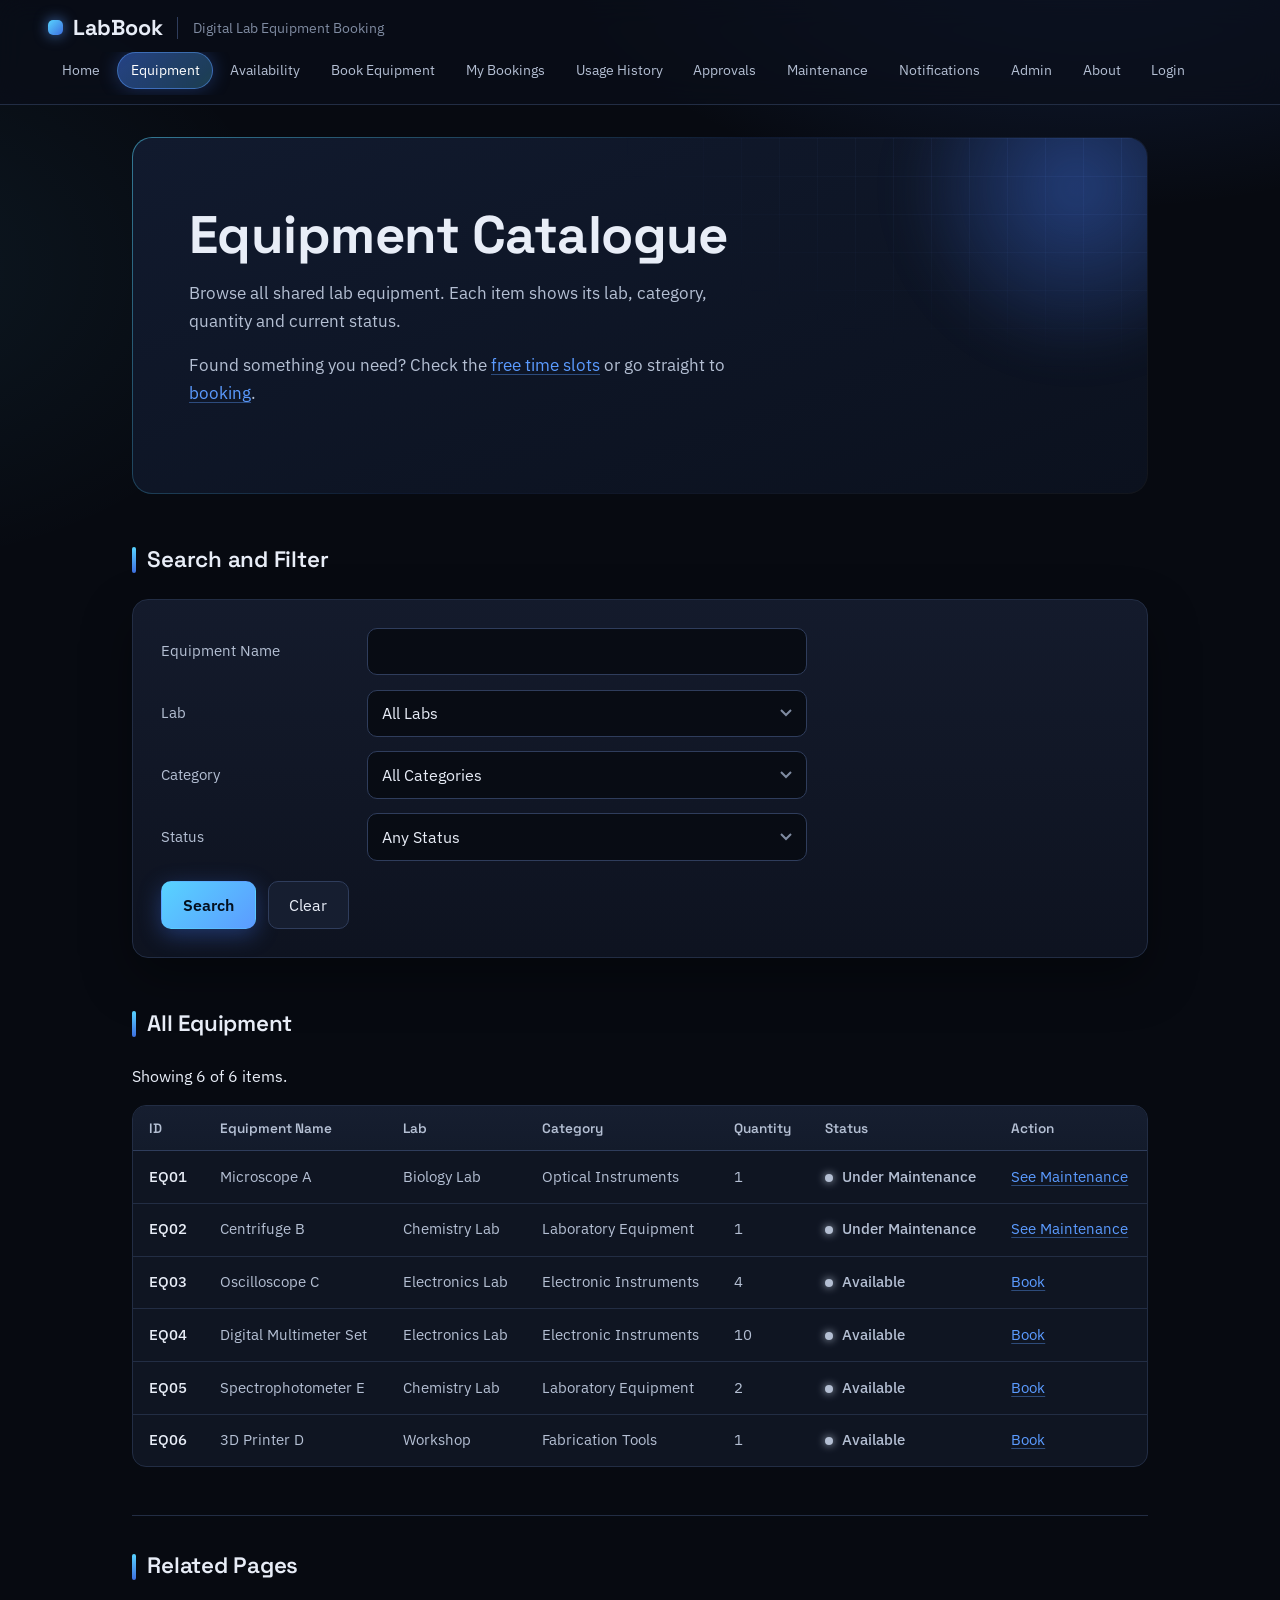
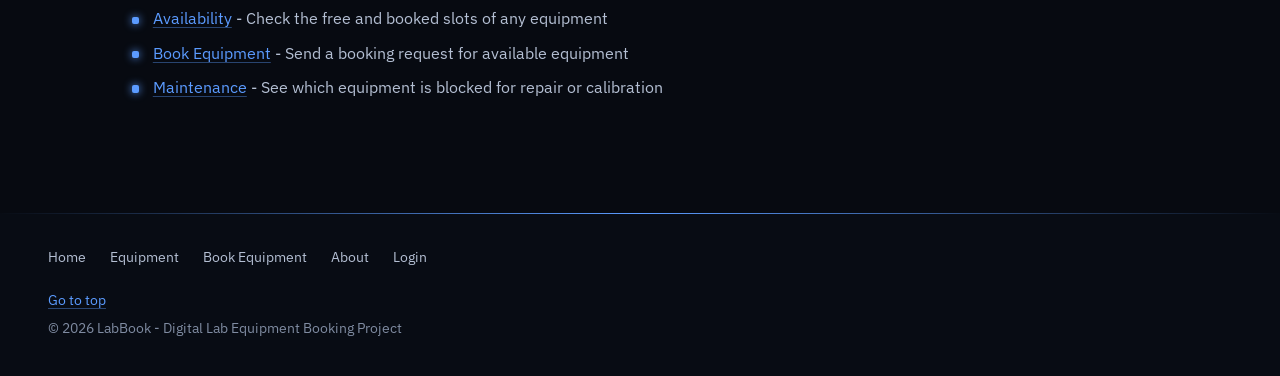
<file: equipment.html>
<!DOCTYPE html>
<html lang="en">
<head>
    <meta charset="UTF-8">
    <meta name="viewport" content="width=device-width, initial-scale=1.0">
    <title>Equipment | LabBook</title>
    <link rel="stylesheet" href="equipment.css">
</head>
<body>
    <a class="skip-link" href="#main">Skip to main content</a>

    <header class="site-header" id="top">
        <div class="site-brand">
            <a class="site-name" href="index.html">LabBook</a>
            <p class="site-tagline">Digital Lab Equipment Booking</p>
        </div>
        <nav class="main-nav" aria-label="Main navigation">
            <ul>
                <li><a href="index.html">Home</a></li>
                <li><a href="equipment.html" aria-current="page">Equipment</a></li>
                <li><a href="availability.html">Availability</a></li>
                <li><a href="book.html">Book Equipment</a></li>
                <li><a href="my-bookings.html">My Bookings</a></li>
                <li><a href="history.html">Usage History</a></li>
                <li><a href="approvals.html">Approvals</a></li>
                <li><a href="maintenance.html">Maintenance</a></li>
                <li><a href="notifications.html">Notifications</a></li>
                <li><a href="admin.html">Admin</a></li>
                <li><a href="about.html">About</a></li>
                <li><a href="login.html">Login</a></li>
            </ul>
        </nav>
    </header>

    <main id="main">
        <section class="page-intro">
            <h1>Equipment Catalogue</h1>
            <p>Browse all shared lab equipment. Each item shows its lab, category, quantity and current status.</p>
            <p>Found something you need? Check the <a href="availability.html">free time slots</a> or go straight to <a href="book.html">booking</a>.</p>
        </section>

        <section class="content-section form-section">
            <h2>Search and Filter</h2>
            <form class="form" id="filter-form" action="#" method="get">
                <p class="form-row">
                    <label for="search">Equipment Name</label>
                    <input type="text" id="search" name="search">
                </p>
                <p class="form-row">
                    <label for="lab">Lab</label>
                    <select id="lab" name="lab">
                        <option value="">All Labs</option>
                        <option value="biology">Biology Lab</option>
                        <option value="chemistry">Chemistry Lab</option>
                        <option value="electronics">Electronics Lab</option>
                        <option value="workshop">Workshop</option>
                    </select>
                </p>
                <p class="form-row">
                    <label for="category">Category</label>
                    <select id="category" name="category">
                        <option value="">All Categories</option>
                        <option value="optical">Optical Instruments</option>
                        <option value="laboratory">Laboratory Equipment</option>
                        <option value="electronic">Electronic Instruments</option>
                        <option value="fabrication">Fabrication Tools</option>
                    </select>
                </p>
                <p class="form-row">
                    <label for="status">Status</label>
                    <select id="status" name="status">
                        <option value="">Any Status</option>
                        <option value="available">Available</option>
                        <option value="maintenance">Under Maintenance</option>
                    </select>
                </p>
                <p class="form-actions">
                    <input type="submit" value="Search">
                    <input type="reset" value="Clear">
                </p>
            </form>
        </section>

        <section class="content-section table-section">
            <h2>All Equipment</h2>
            <p id="result-count" role="status" aria-live="polite"></p>
            <table class="data-table" id="equipment-table">
                <thead>
                    <tr>
                        <th>ID</th>
                        <th>Equipment Name</th>
                        <th>Lab</th>
                        <th>Category</th>
                        <th>Quantity</th>
                        <th>Status</th>
                        <th>Action</th>
                    </tr>
                </thead>
                <tbody>
                    <tr>
                        <td>EQ01</td>
                        <td>Microscope A</td>
                        <td>Biology Lab</td>
                        <td>Optical Instruments</td>
                        <td>1</td>
                        <td class="status-cell status-blocked">Under Maintenance</td>
                        <td><a href="maintenance.html">See Maintenance</a></td>
                    </tr>
                    <tr>
                        <td>EQ02</td>
                        <td>Centrifuge B</td>
                        <td>Chemistry Lab</td>
                        <td>Laboratory Equipment</td>
                        <td>1</td>
                        <td class="status-cell status-blocked">Under Maintenance</td>
                        <td><a href="maintenance.html">See Maintenance</a></td>
                    </tr>
                    <tr>
                        <td>EQ03</td>
                        <td>Oscilloscope C</td>
                        <td>Electronics Lab</td>
                        <td>Electronic Instruments</td>
                        <td>4</td>
                        <td class="status-cell status-good">Available</td>
                        <td><a href="book.html">Book</a></td>
                    </tr>
                    <tr>
                        <td>EQ04</td>
                        <td>Digital Multimeter Set</td>
                        <td>Electronics Lab</td>
                        <td>Electronic Instruments</td>
                        <td>10</td>
                        <td class="status-cell status-good">Available</td>
                        <td><a href="book.html">Book</a></td>
                    </tr>
                    <tr>
                        <td>EQ05</td>
                        <td>Spectrophotometer E</td>
                        <td>Chemistry Lab</td>
                        <td>Laboratory Equipment</td>
                        <td>2</td>
                        <td class="status-cell status-good">Available</td>
                        <td><a href="book.html">Book</a></td>
                    </tr>
                    <tr>
                        <td>EQ06</td>
                        <td>3D Printer D</td>
                        <td>Workshop</td>
                        <td>Fabrication Tools</td>
                        <td>1</td>
                        <td class="status-cell status-good">Available</td>
                        <td><a href="book.html">Book</a></td>
                    </tr>
                </tbody>
            </table>
        </section>

        <section class="related-section">
            <h2>Related Pages</h2>
            <ul class="link-list">
                <li><a href="availability.html">Availability</a> - Check the free and booked slots of any equipment</li>
                <li><a href="book.html">Book Equipment</a> - Send a booking request for available equipment</li>
                <li><a href="maintenance.html">Maintenance</a> - See which equipment is blocked for repair or calibration</li>
            </ul>
        </section>
    </main>

    <footer class="site-footer">
        <nav class="footer-nav" aria-label="Footer navigation">
            <ul>
                <li><a href="index.html">Home</a></li>
                <li><a href="equipment.html">Equipment</a></li>
                <li><a href="book.html">Book Equipment</a></li>
                <li><a href="about.html">About</a></li>
                <li><a href="login.html">Login</a></li>
            </ul>
        </nav>
        <p class="back-to-top"><a href="#top">Go to top</a></p>
        <p class="copyright">&copy; 2026 LabBook - Digital Lab Equipment Booking Project</p>
    </footer>
    <script src="equipment.js"></script>
</body>
</html>
</file>
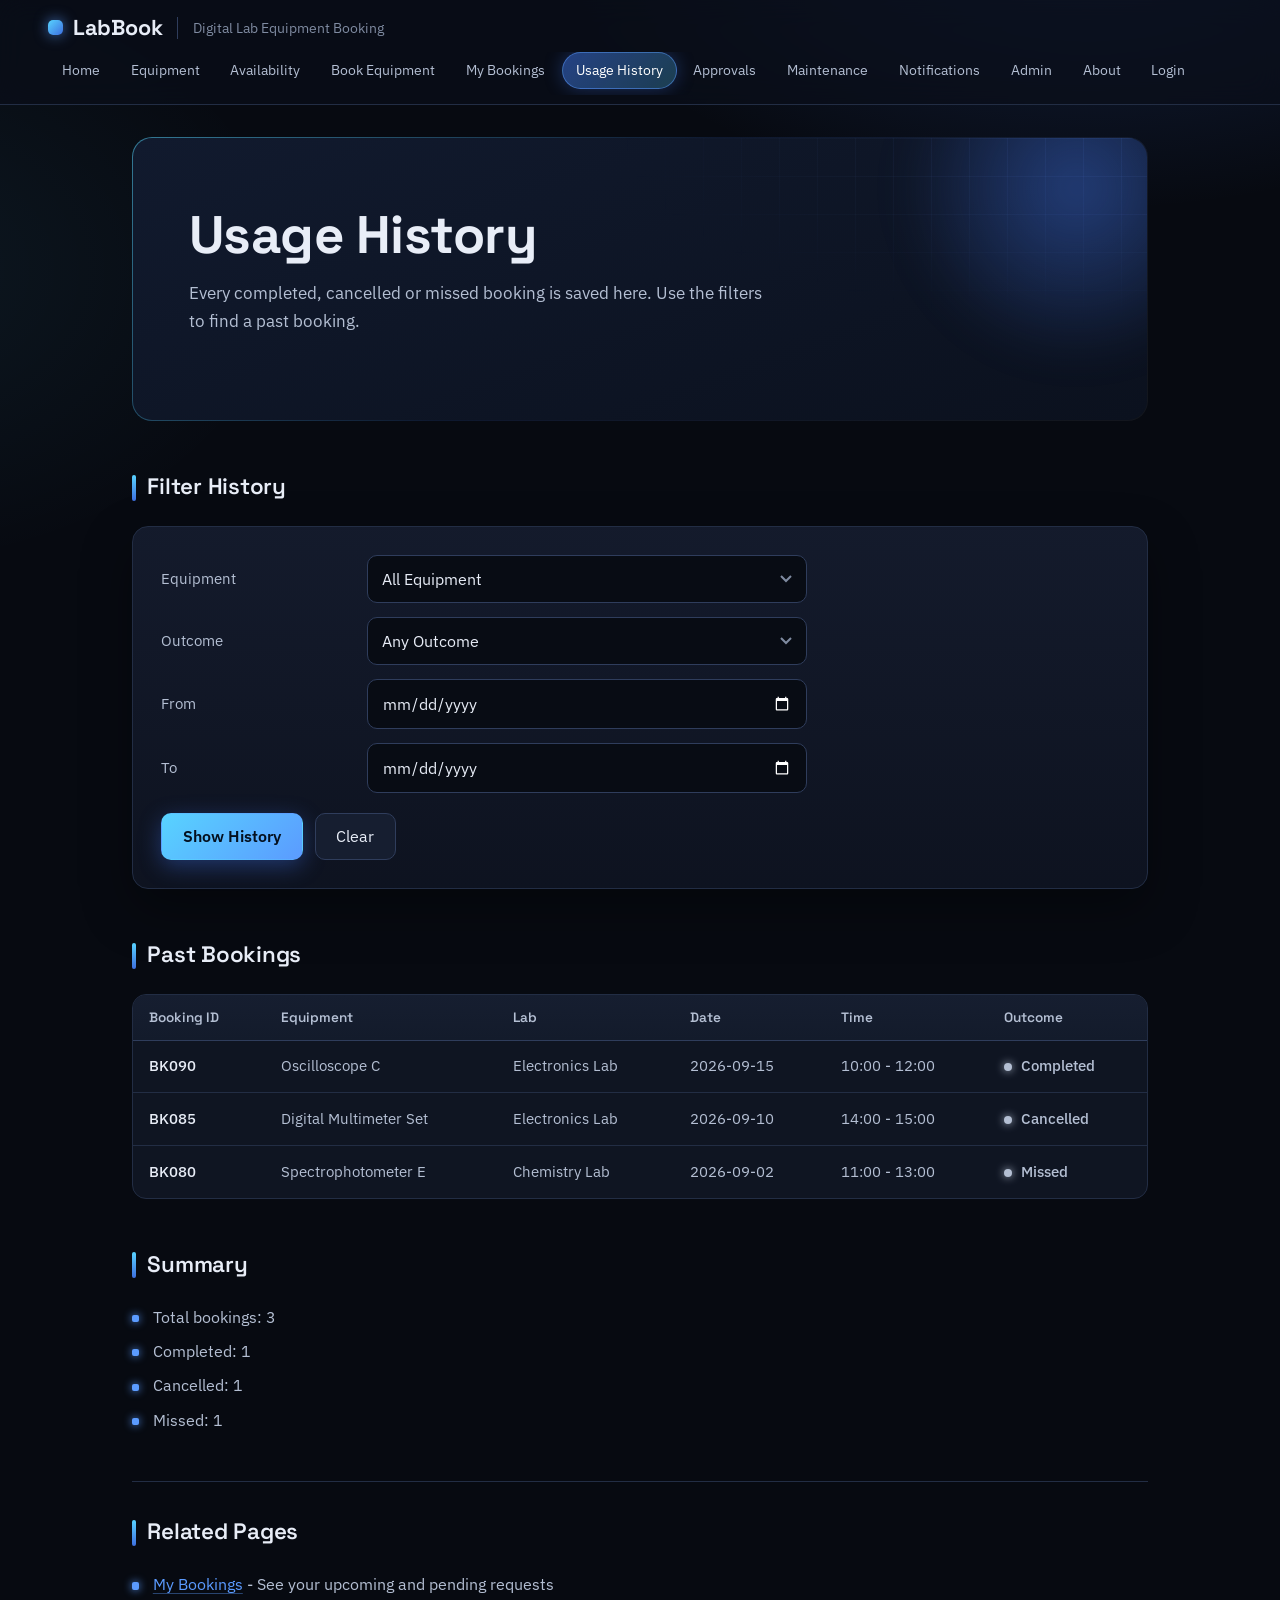
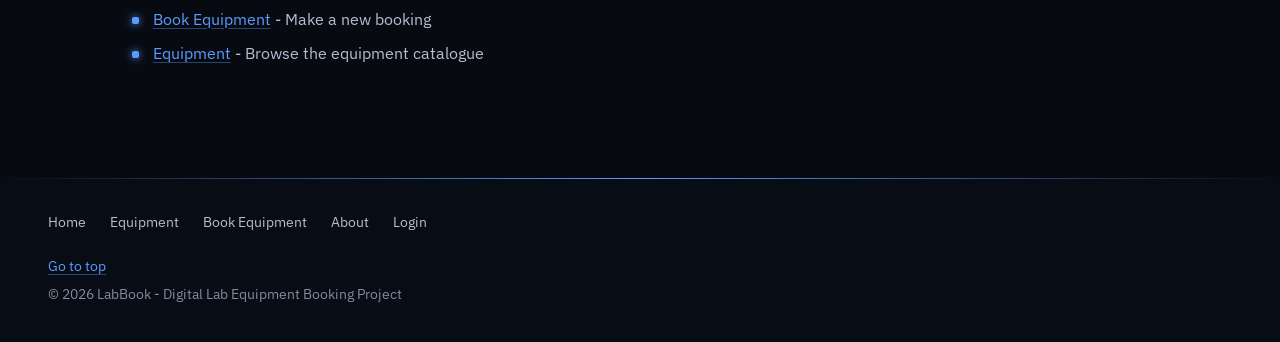
<file: history.html>
<!DOCTYPE html>
<html lang="en">
<head>
    <meta charset="UTF-8">
    <meta name="viewport" content="width=device-width, initial-scale=1.0">
    <title>Usage History | LabBook</title>
    <link rel="stylesheet" href="history.css">
</head>
<body>
    <a class="skip-link" href="#main">Skip to main content</a>

    <header class="site-header" id="top">
        <div class="site-brand">
            <a class="site-name" href="index.html">LabBook</a>
            <p class="site-tagline">Digital Lab Equipment Booking</p>
        </div>
        <nav class="main-nav" aria-label="Main navigation">
            <ul>
                <li><a href="index.html">Home</a></li>
                <li><a href="equipment.html">Equipment</a></li>
                <li><a href="availability.html">Availability</a></li>
                <li><a href="book.html">Book Equipment</a></li>
                <li><a href="my-bookings.html">My Bookings</a></li>
                <li><a href="history.html" aria-current="page">Usage History</a></li>
                <li><a href="approvals.html">Approvals</a></li>
                <li><a href="maintenance.html">Maintenance</a></li>
                <li><a href="notifications.html">Notifications</a></li>
                <li><a href="admin.html">Admin</a></li>
                <li><a href="about.html">About</a></li>
                <li><a href="login.html">Login</a></li>
            </ul>
        </nav>
    </header>

    <main id="main">
        <section class="page-intro">
            <h1>Usage History</h1>
            <p>Every completed, cancelled or missed booking is saved here. Use the filters to find a past booking.</p>
        </section>

        <section class="content-section form-section">
            <h2>Filter History</h2>
            <form class="form" id="history-form" action="#" method="get">
                <p class="form-row">
                    <label for="history-equipment">Equipment</label>
                    <select id="history-equipment" name="equipment">
                        <option value="">All Equipment</option>
                        <option value="EQ03">Oscilloscope C</option>
                        <option value="EQ04">Digital Multimeter Set</option>
                        <option value="EQ05">Spectrophotometer E</option>
                        <option value="EQ06">3D Printer D</option>
                    </select>
                </p>
                <p class="form-row">
                    <label for="outcome">Outcome</label>
                    <select id="outcome" name="outcome">
                        <option value="">Any Outcome</option>
                        <option value="completed">Completed</option>
                        <option value="cancelled">Cancelled</option>
                        <option value="missed">Missed</option>
                    </select>
                </p>
                <p class="form-row">
                    <label for="from-date">From</label>
                    <input type="date" id="from-date" name="from">
                </p>
                <p class="form-row">
                    <label for="to-date">To</label>
                    <input type="date" id="to-date" name="to">
                </p>
                <p class="form-actions">
                    <input type="submit" value="Show History">
                    <input type="reset" value="Clear">
                </p>
            </form>
            <p class="form-message" id="form-message" role="status" aria-live="polite" hidden></p>
        </section>

        <section class="content-section table-section">
            <h2>Past Bookings</h2>
            <table class="data-table">
                <thead>
                    <tr>
                        <th>Booking ID</th>
                        <th>Equipment</th>
                        <th>Lab</th>
                        <th>Date</th>
                        <th>Time</th>
                        <th>Outcome</th>
                    </tr>
                </thead>
                <tbody id="history-body">
                    <tr>
                        <td>BK090</td>
                        <td>Oscilloscope C</td>
                        <td>Electronics Lab</td>
                        <td>2026-09-15</td>
                        <td>10:00 - 12:00</td>
                        <td class="status-cell status-good">Completed</td>
                    </tr>
                    <tr>
                        <td>BK085</td>
                        <td>Digital Multimeter Set</td>
                        <td>Electronics Lab</td>
                        <td>2026-09-10</td>
                        <td>14:00 - 15:00</td>
                        <td class="status-cell status-muted">Cancelled</td>
                    </tr>
                    <tr>
                        <td>BK080</td>
                        <td>Spectrophotometer E</td>
                        <td>Chemistry Lab</td>
                        <td>2026-09-02</td>
                        <td>11:00 - 13:00</td>
                        <td class="status-cell status-bad">Missed</td>
                    </tr>
                </tbody>
            </table>
        </section>

        <section class="content-section list-section">
            <h2>Summary</h2>
            <ul class="info-list">
                <li id="sum-total">Total bookings: 3</li>
                <li id="sum-completed">Completed: 1</li>
                <li id="sum-cancelled">Cancelled: 1</li>
                <li id="sum-missed">Missed: 1</li>
            </ul>
        </section>

        <section class="related-section">
            <h2>Related Pages</h2>
            <ul class="link-list">
                <li><a href="my-bookings.html">My Bookings</a> - See your upcoming and pending requests</li>
                <li><a href="book.html">Book Equipment</a> - Make a new booking</li>
                <li><a href="equipment.html">Equipment</a> - Browse the equipment catalogue</li>
            </ul>
        </section>
    </main>

    <footer class="site-footer">
        <nav class="footer-nav" aria-label="Footer navigation">
            <ul>
                <li><a href="index.html">Home</a></li>
                <li><a href="equipment.html">Equipment</a></li>
                <li><a href="book.html">Book Equipment</a></li>
                <li><a href="about.html">About</a></li>
                <li><a href="login.html">Login</a></li>
            </ul>
        </nav>
        <p class="back-to-top"><a href="#top">Go to top</a></p>
        <p class="copyright">&copy; 2026 LabBook - Digital Lab Equipment Booking Project</p>
    </footer>
    <script src="history.js"></script>
</body>
</html>
</file>
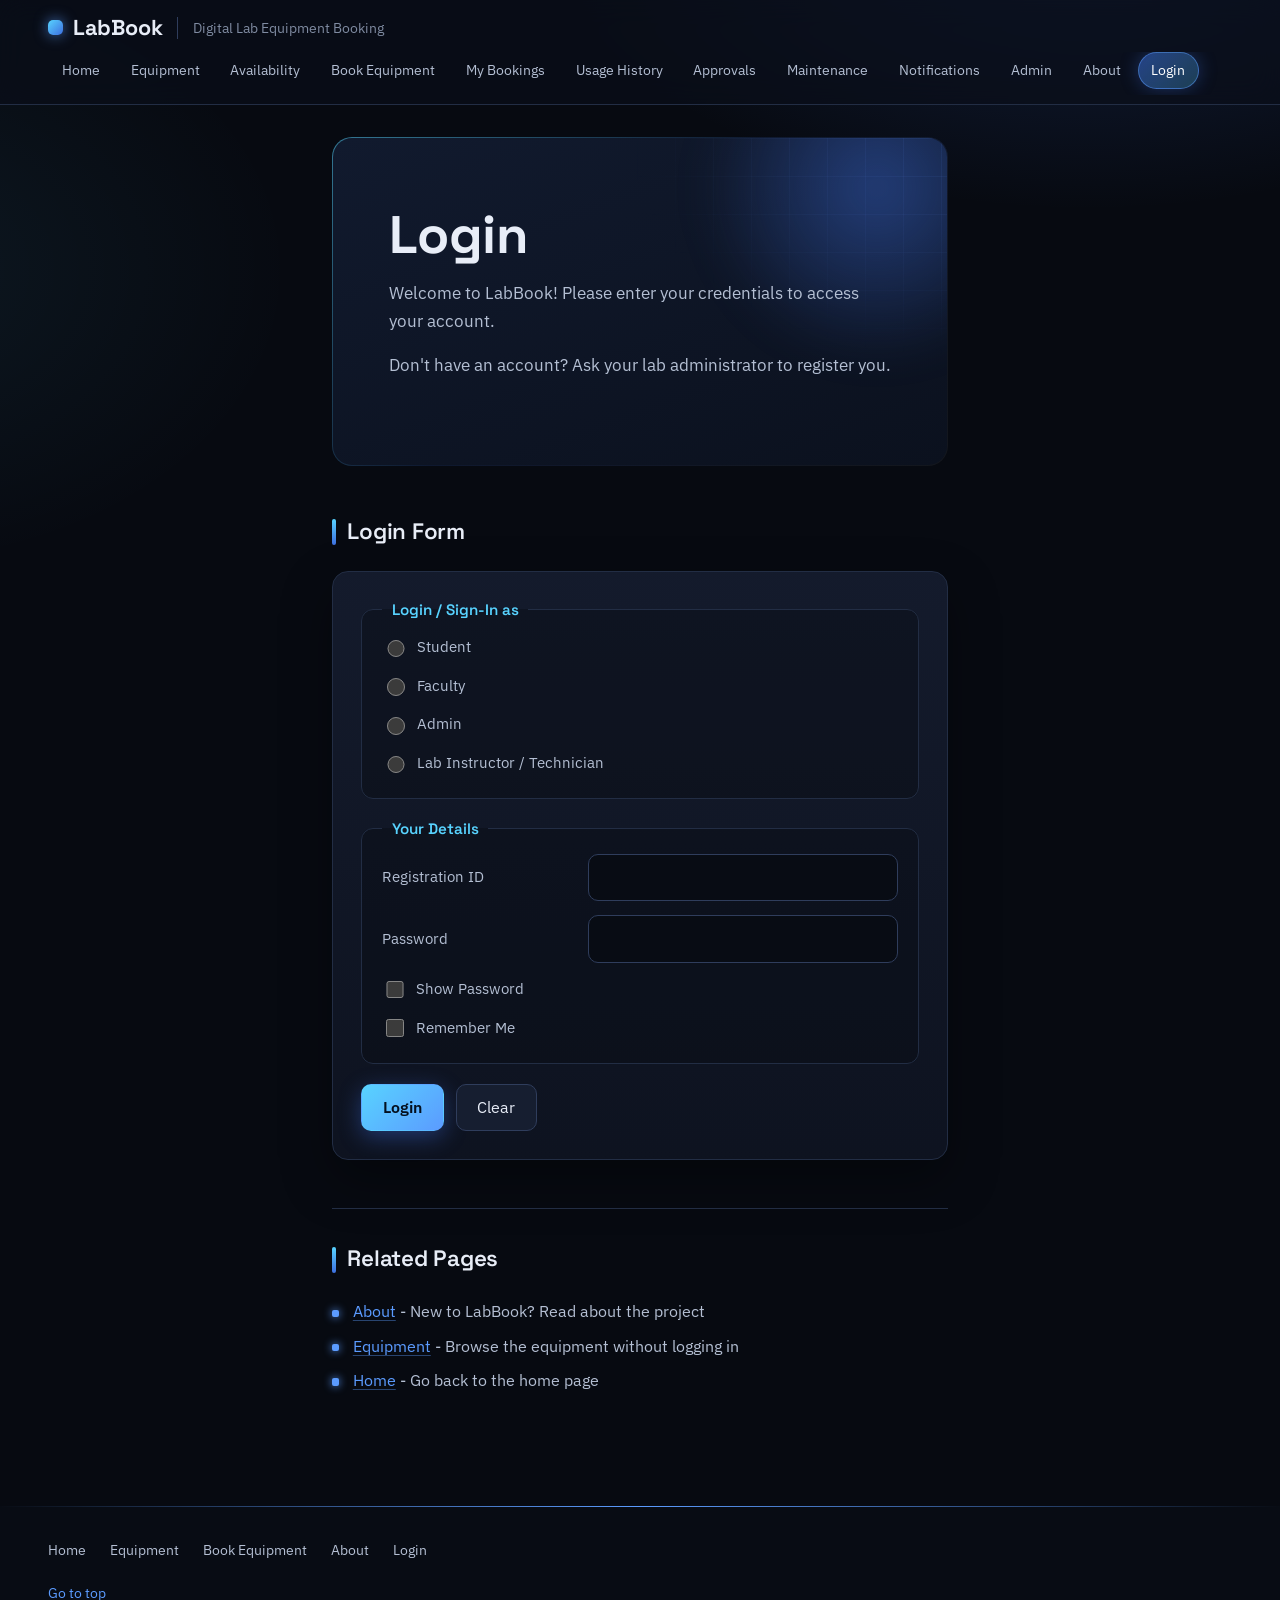
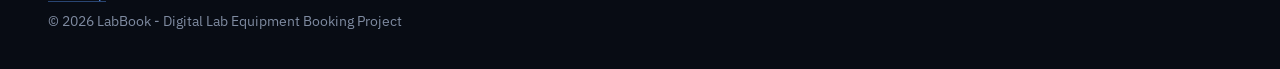
<file: login.html>
<!DOCTYPE html>
<html lang="en">
<head>
    <meta charset="UTF-8">
    <meta name="viewport" content="width=device-width, initial-scale=1.0">
    <title>Login | LabBook</title>
    <link rel="stylesheet" href="login.css">
</head>
<body>
    <a class="skip-link" href="#main">Skip to main content</a>

    <header class="site-header" id="top">
        <div class="site-brand">
            <a class="site-name" href="index.html">LabBook</a>
            <p class="site-tagline">Digital Lab Equipment Booking</p>
        </div>
        <nav class="main-nav" aria-label="Main navigation">
            <ul>
                <li><a href="index.html">Home</a></li>
                <li><a href="equipment.html">Equipment</a></li>
                <li><a href="availability.html">Availability</a></li>
                <li><a href="book.html">Book Equipment</a></li>
                <li><a href="my-bookings.html">My Bookings</a></li>
                <li><a href="history.html">Usage History</a></li>
                <li><a href="approvals.html">Approvals</a></li>
                <li><a href="maintenance.html">Maintenance</a></li>
                <li><a href="notifications.html">Notifications</a></li>
                <li><a href="admin.html">Admin</a></li>
                <li><a href="about.html">About</a></li>
                <li><a href="login.html" aria-current="page">Login</a></li>
            </ul>
        </nav>
    </header>

    <main id="main">
        <section class="page-intro">
            <h1>Login</h1>
            <p>Welcome to LabBook! Please enter your credentials to access your account.</p>
            <p>Don't have an account? Ask your lab administrator to register you.</p>
        </section>

        <section class="content-section form-section">
            <h2>Login Form</h2>
            <form class="form" id="login-form" action="#" method="post">
                <fieldset class="form-group">
                    <legend>Login / Sign-In as</legend>
                    <p class="form-row">
                        <input type="radio" id="student" name="usertype" value="student" required>
                        <label for="student">Student</label>
                    </p>
                    <p class="form-row">
                        <input type="radio" id="faculty" name="usertype" value="faculty" required>
                        <label for="faculty">Faculty</label>
                    </p>
                    <p class="form-row">
                        <input type="radio" id="admin" name="usertype" value="admin" required>
                        <label for="admin">Admin</label>
                    </p>
                    <p class="form-row">
                        <input type="radio" id="lab-staff" name="usertype" value="lab-staff" required>
                        <label for="lab-staff">Lab Instructor / Technician</label>
                    </p>
                </fieldset>
                <fieldset class="form-group">
                    <legend>Your Details</legend>
                    <p class="form-row">
                        <label for="reg-no">Registration ID</label>
                        <input type="text" id="reg-no" name="UID" required>
                    </p>
                    <p class="form-row">
                        <label for="password">Password</label>
                        <input type="password" id="password" name="pass" required>
                    </p>
                    <p class="form-row">
                        <input type="checkbox" id="show-password">
                        <label for="show-password">Show Password</label>
                    </p>
                    <p class="form-row">
                        <input type="checkbox" id="remember-me" name="remember">
                        <label for="remember-me">Remember Me</label>
                    </p>
                </fieldset>
                <p class="form-actions">
                    <input type="submit" value="Login">
                    <input type="reset" value="Clear">
                </p>
            </form>
            <p class="form-message" id="form-message" role="status" aria-live="polite" hidden></p>
        </section>

        <section class="related-section">
            <h2>Related Pages</h2>
            <ul class="link-list">
                <li><a href="about.html">About</a> - New to LabBook? Read about the project</li>
                <li><a href="equipment.html">Equipment</a> - Browse the equipment without logging in</li>
                <li><a href="index.html">Home</a> - Go back to the home page</li>
            </ul>
        </section>
    </main>

    <footer class="site-footer">
        <nav class="footer-nav" aria-label="Footer navigation">
            <ul>
                <li><a href="index.html">Home</a></li>
                <li><a href="equipment.html">Equipment</a></li>
                <li><a href="book.html">Book Equipment</a></li>
                <li><a href="about.html">About</a></li>
                <li><a href="login.html">Login</a></li>
            </ul>
        </nav>
        <p class="back-to-top"><a href="#top">Go to top</a></p>
        <p class="copyright">&copy; 2026 LabBook - Digital Lab Equipment Booking Project</p>
    </footer>
    <script src="login.js"></script>
</body>
</html>
</file>
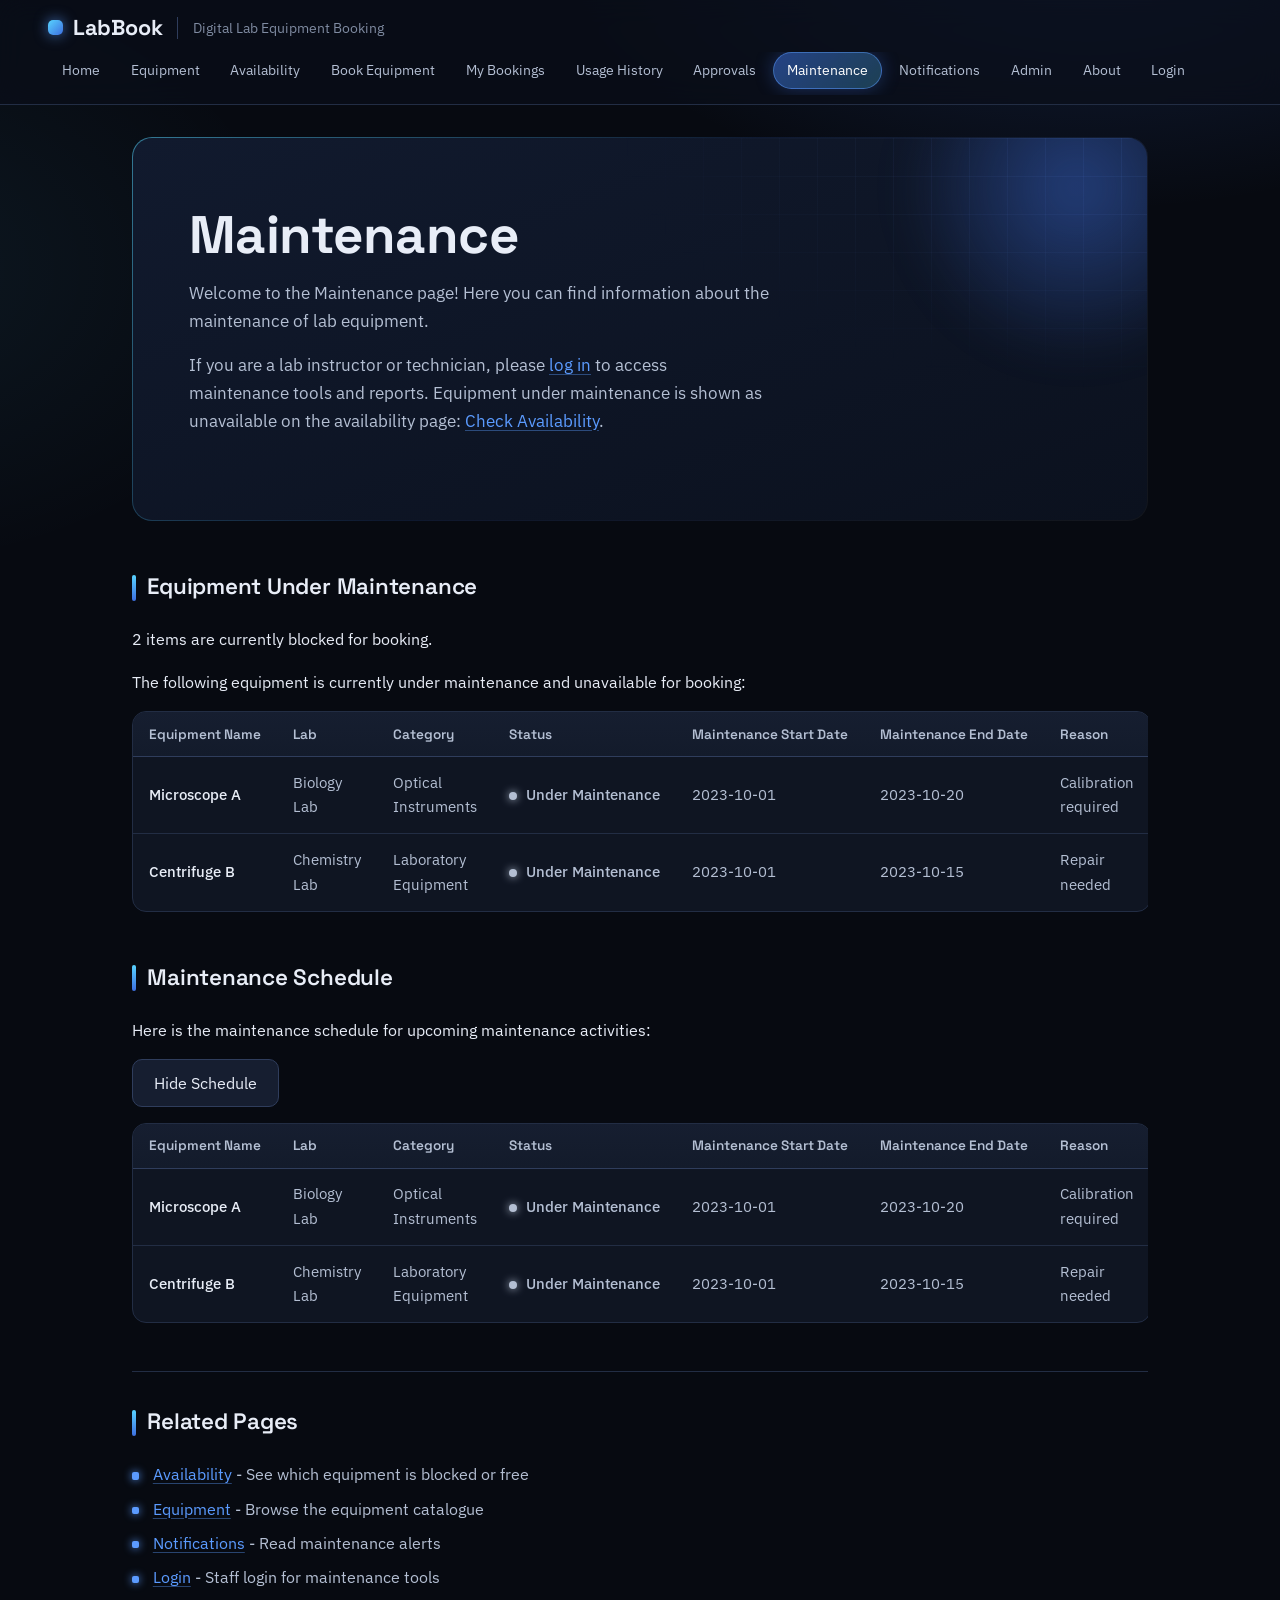
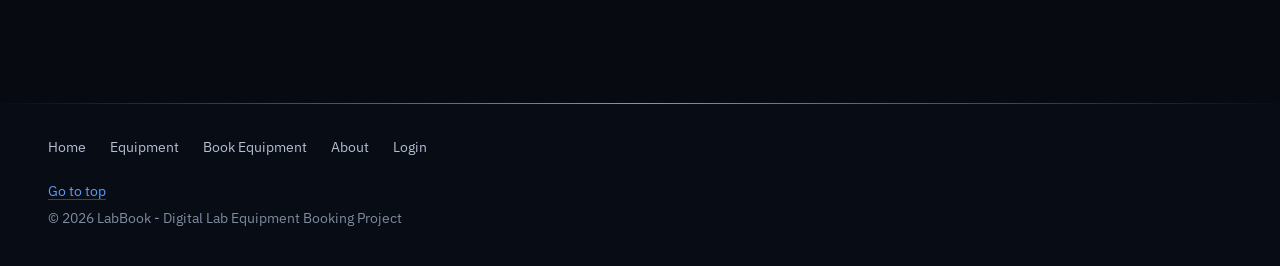
<file: maintenance.html>
<!DOCTYPE html>
<html lang="en">
<head>
    <meta charset="UTF-8">
    <meta name="viewport" content="width=device-width, initial-scale=1.0">
    <title>Maintenance | LabBook</title>
    <link rel="stylesheet" href="maintenance.css">
</head>
<body>
    <a class="skip-link" href="#main">Skip to main content</a>

    <header class="site-header" id="top">
        <div class="site-brand">
            <a class="site-name" href="index.html">LabBook</a>
            <p class="site-tagline">Digital Lab Equipment Booking</p>
        </div>
        <nav class="main-nav" aria-label="Main navigation">
            <ul>
                <li><a href="index.html">Home</a></li>
                <li><a href="equipment.html">Equipment</a></li>
                <li><a href="availability.html">Availability</a></li>
                <li><a href="book.html">Book Equipment</a></li>
                <li><a href="my-bookings.html">My Bookings</a></li>
                <li><a href="history.html">Usage History</a></li>
                <li><a href="approvals.html">Approvals</a></li>
                <li><a href="maintenance.html" aria-current="page">Maintenance</a></li>
                <li><a href="notifications.html">Notifications</a></li>
                <li><a href="admin.html">Admin</a></li>
                <li><a href="about.html">About</a></li>
                <li><a href="login.html">Login</a></li>
            </ul>
        </nav>
    </header>

    <main id="main">
        <section class="page-intro">
            <h1>Maintenance</h1>
            <p>Welcome to the Maintenance page! Here you can find information about the maintenance of lab equipment.</p>
            <p>If you are a lab instructor or technician, please <a href="login.html">log in</a> to access maintenance tools and reports. Equipment under maintenance is shown as unavailable on the availability page: <a href="availability.html">Check Availability</a>.</p>
        </section>

        <section class="content-section table-section">
            <h2>Equipment Under Maintenance</h2>
            <p id="maintenance-summary" role="status"></p>
            <p>The following equipment is currently under maintenance and unavailable for booking:</p>
            <table class="data-table">
                <thead>
                    <tr>
                        <th>Equipment Name</th>
                        <th>Lab</th>
                        <th>Category</th>
                        <th>Status</th>
                        <th>Maintenance Start Date</th>
                        <th>Maintenance End Date</th>
                        <th>Reason</th>
                    </tr>
                </thead>
                <tbody>
                    <tr>
                        <td>Microscope A</td>
                        <td>Biology Lab</td>
                        <td>Optical Instruments</td>
                        <td class="status-cell status-blocked">Under Maintenance</td>
                        <td>2023-10-01</td>
                        <td>2023-10-20</td>
                        <td>Calibration required</td>
                    </tr>
                    <tr>
                        <td>Centrifuge B</td>
                        <td>Chemistry Lab</td>
                        <td>Laboratory Equipment</td>
                        <td class="status-cell status-blocked">Under Maintenance</td>
                        <td>2023-10-01</td>
                        <td>2023-10-15</td>
                        <td>Repair needed</td>
                    </tr>
                </tbody>
            </table>
        </section>

        <section class="content-section table-section">
            <h2>Maintenance Schedule</h2>
            <p>Here is the maintenance schedule for upcoming maintenance activities:</p>
            <p><button type="button" id="toggle-schedule">Hide Schedule</button></p>
            <table class="data-table" id="schedule-table">
                <thead>
                    <tr>
                        <th>Equipment Name</th>
                        <th>Lab</th>
                        <th>Category</th>
                        <th>Status</th>
                        <th>Maintenance Start Date</th>
                        <th>Maintenance End Date</th>
                        <th>Reason</th>
                    </tr>
                </thead>
                <tbody>
                    <tr>
                        <td>Microscope A</td>
                        <td>Biology Lab</td>
                        <td>Optical Instruments</td>
                        <td class="status-cell status-blocked">Under Maintenance</td>
                        <td>2023-10-01</td>
                        <td>2023-10-20</td>
                        <td>Calibration required</td>
                    </tr>
                    <tr>
                        <td>Centrifuge B</td>
                        <td>Chemistry Lab</td>
                        <td>Laboratory Equipment</td>
                        <td class="status-cell status-blocked">Under Maintenance</td>
                        <td>2023-10-01</td>
                        <td>2023-10-15</td>
                        <td>Repair needed</td>
                    </tr>
                </tbody>
            </table>
        </section>

        <section class="related-section">
            <h2>Related Pages</h2>
            <ul class="link-list">
                <li><a href="availability.html">Availability</a> - See which equipment is blocked or free</li>
                <li><a href="equipment.html">Equipment</a> - Browse the equipment catalogue</li>
                <li><a href="notifications.html">Notifications</a> - Read maintenance alerts</li>
                <li><a href="login.html">Login</a> - Staff login for maintenance tools</li>
            </ul>
        </section>
    </main>

    <footer class="site-footer">
        <nav class="footer-nav" aria-label="Footer navigation">
            <ul>
                <li><a href="index.html">Home</a></li>
                <li><a href="equipment.html">Equipment</a></li>
                <li><a href="book.html">Book Equipment</a></li>
                <li><a href="about.html">About</a></li>
                <li><a href="login.html">Login</a></li>
            </ul>
        </nav>
        <p class="back-to-top"><a href="#top">Go to top</a></p>
        <p class="copyright">&copy; 2026 LabBook - Digital Lab Equipment Booking Project</p>
    </footer>
    <script src="maintenance.js"></script>
</body>
</html>
</file>
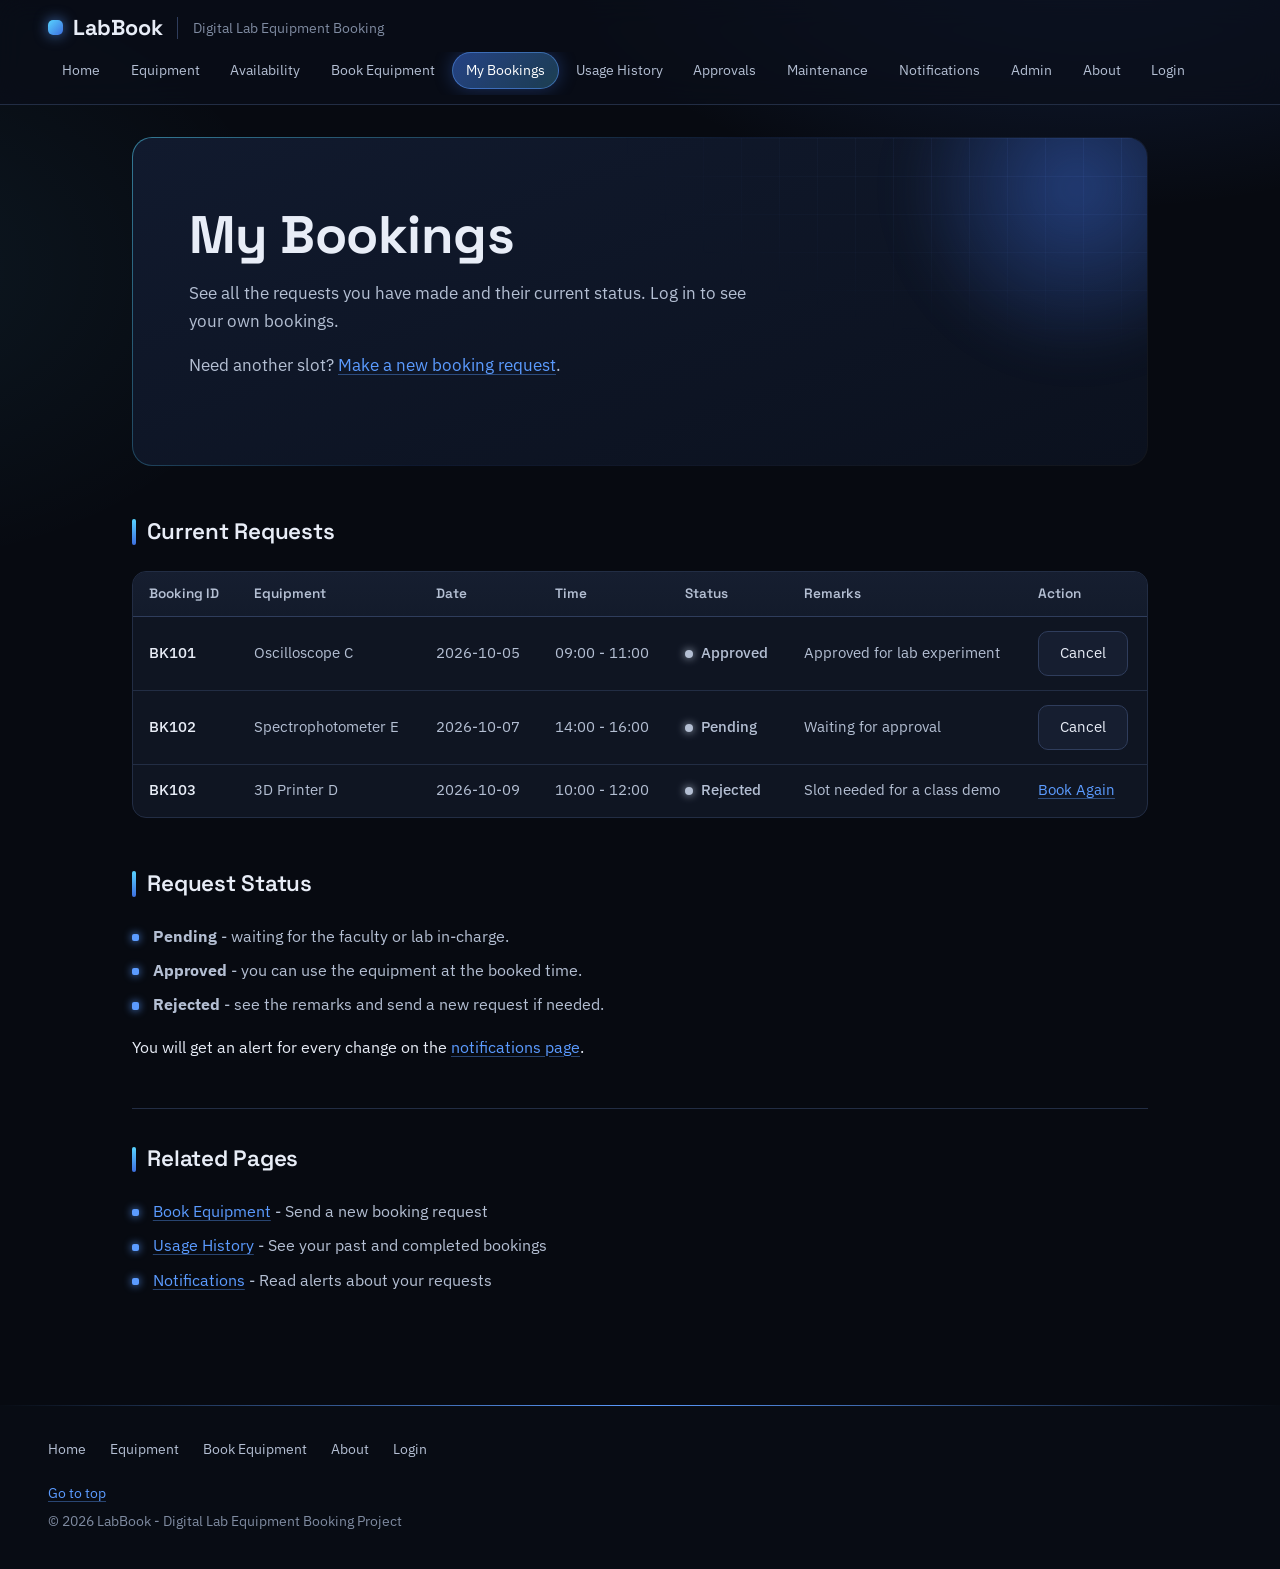
<file: my-bookings.html>
<!DOCTYPE html>
<html lang="en">
<head>
    <meta charset="UTF-8">
    <meta name="viewport" content="width=device-width, initial-scale=1.0">
    <title>My Bookings | LabBook</title>
    <link rel="stylesheet" href="my-bookings.css">
</head>
<body>
    <a class="skip-link" href="#main">Skip to main content</a>

    <header class="site-header" id="top">
        <div class="site-brand">
            <a class="site-name" href="index.html">LabBook</a>
            <p class="site-tagline">Digital Lab Equipment Booking</p>
        </div>
        <nav class="main-nav" aria-label="Main navigation">
            <ul>
                <li><a href="index.html">Home</a></li>
                <li><a href="equipment.html">Equipment</a></li>
                <li><a href="availability.html">Availability</a></li>
                <li><a href="book.html">Book Equipment</a></li>
                <li><a href="my-bookings.html" aria-current="page">My Bookings</a></li>
                <li><a href="history.html">Usage History</a></li>
                <li><a href="approvals.html">Approvals</a></li>
                <li><a href="maintenance.html">Maintenance</a></li>
                <li><a href="notifications.html">Notifications</a></li>
                <li><a href="admin.html">Admin</a></li>
                <li><a href="about.html">About</a></li>
                <li><a href="login.html">Login</a></li>
            </ul>
        </nav>
    </header>

    <main id="main">
        <section class="page-intro">
            <h1>My Bookings</h1>
            <p>See all the requests you have made and their current status. Log in to see your own bookings.</p>
            <p>Need another slot? <a href="book.html">Make a new booking request</a>.</p>
        </section>

        <section class="content-section table-section">
            <h2>Current Requests</h2>
            <table class="data-table">
                <thead>
                    <tr>
                        <th>Booking ID</th>
                        <th>Equipment</th>
                        <th>Date</th>
                        <th>Time</th>
                        <th>Status</th>
                        <th>Remarks</th>
                        <th>Action</th>
                    </tr>
                </thead>
                <tbody id="bookings-body">
                    <tr>
                        <td>BK101</td>
                        <td>Oscilloscope C</td>
                        <td>2026-10-05</td>
                        <td>09:00 - 11:00</td>
                        <td class="status-cell status-good">Approved</td>
                        <td>Approved for lab experiment</td>
                        <td><button type="button" data-action="cancel">Cancel</button></td>
                    </tr>
                    <tr>
                        <td>BK102</td>
                        <td>Spectrophotometer E</td>
                        <td>2026-10-07</td>
                        <td>14:00 - 16:00</td>
                        <td class="status-cell status-wait">Pending</td>
                        <td>Waiting for approval</td>
                        <td><button type="button" data-action="cancel">Cancel</button></td>
                    </tr>
                    <tr>
                        <td>BK103</td>
                        <td>3D Printer D</td>
                        <td>2026-10-09</td>
                        <td>10:00 - 12:00</td>
                        <td class="status-cell status-bad">Rejected</td>
                        <td>Slot needed for a class demo</td>
                        <td><a href="book.html">Book Again</a></td>
                    </tr>
                </tbody>
            </table>
        </section>

        <section class="content-section list-section">
            <h2>Request Status</h2>
            <ul class="info-list">
                <li><strong>Pending</strong> - waiting for the faculty or lab in-charge.</li>
                <li><strong>Approved</strong> - you can use the equipment at the booked time.</li>
                <li><strong>Rejected</strong> - see the remarks and send a new request if needed.</li>
            </ul>
            <p>You will get an alert for every change on the <a href="notifications.html">notifications page</a>.</p>
        </section>

        <section class="related-section">
            <h2>Related Pages</h2>
            <ul class="link-list">
                <li><a href="book.html">Book Equipment</a> - Send a new booking request</li>
                <li><a href="history.html">Usage History</a> - See your past and completed bookings</li>
                <li><a href="notifications.html">Notifications</a> - Read alerts about your requests</li>
            </ul>
        </section>
    </main>

    <footer class="site-footer">
        <nav class="footer-nav" aria-label="Footer navigation">
            <ul>
                <li><a href="index.html">Home</a></li>
                <li><a href="equipment.html">Equipment</a></li>
                <li><a href="book.html">Book Equipment</a></li>
                <li><a href="about.html">About</a></li>
                <li><a href="login.html">Login</a></li>
            </ul>
        </nav>
        <p class="back-to-top"><a href="#top">Go to top</a></p>
        <p class="copyright">&copy; 2026 LabBook - Digital Lab Equipment Booking Project</p>
    </footer>
    <script src="my-bookings.js"></script>
</body>
</html>
</file>
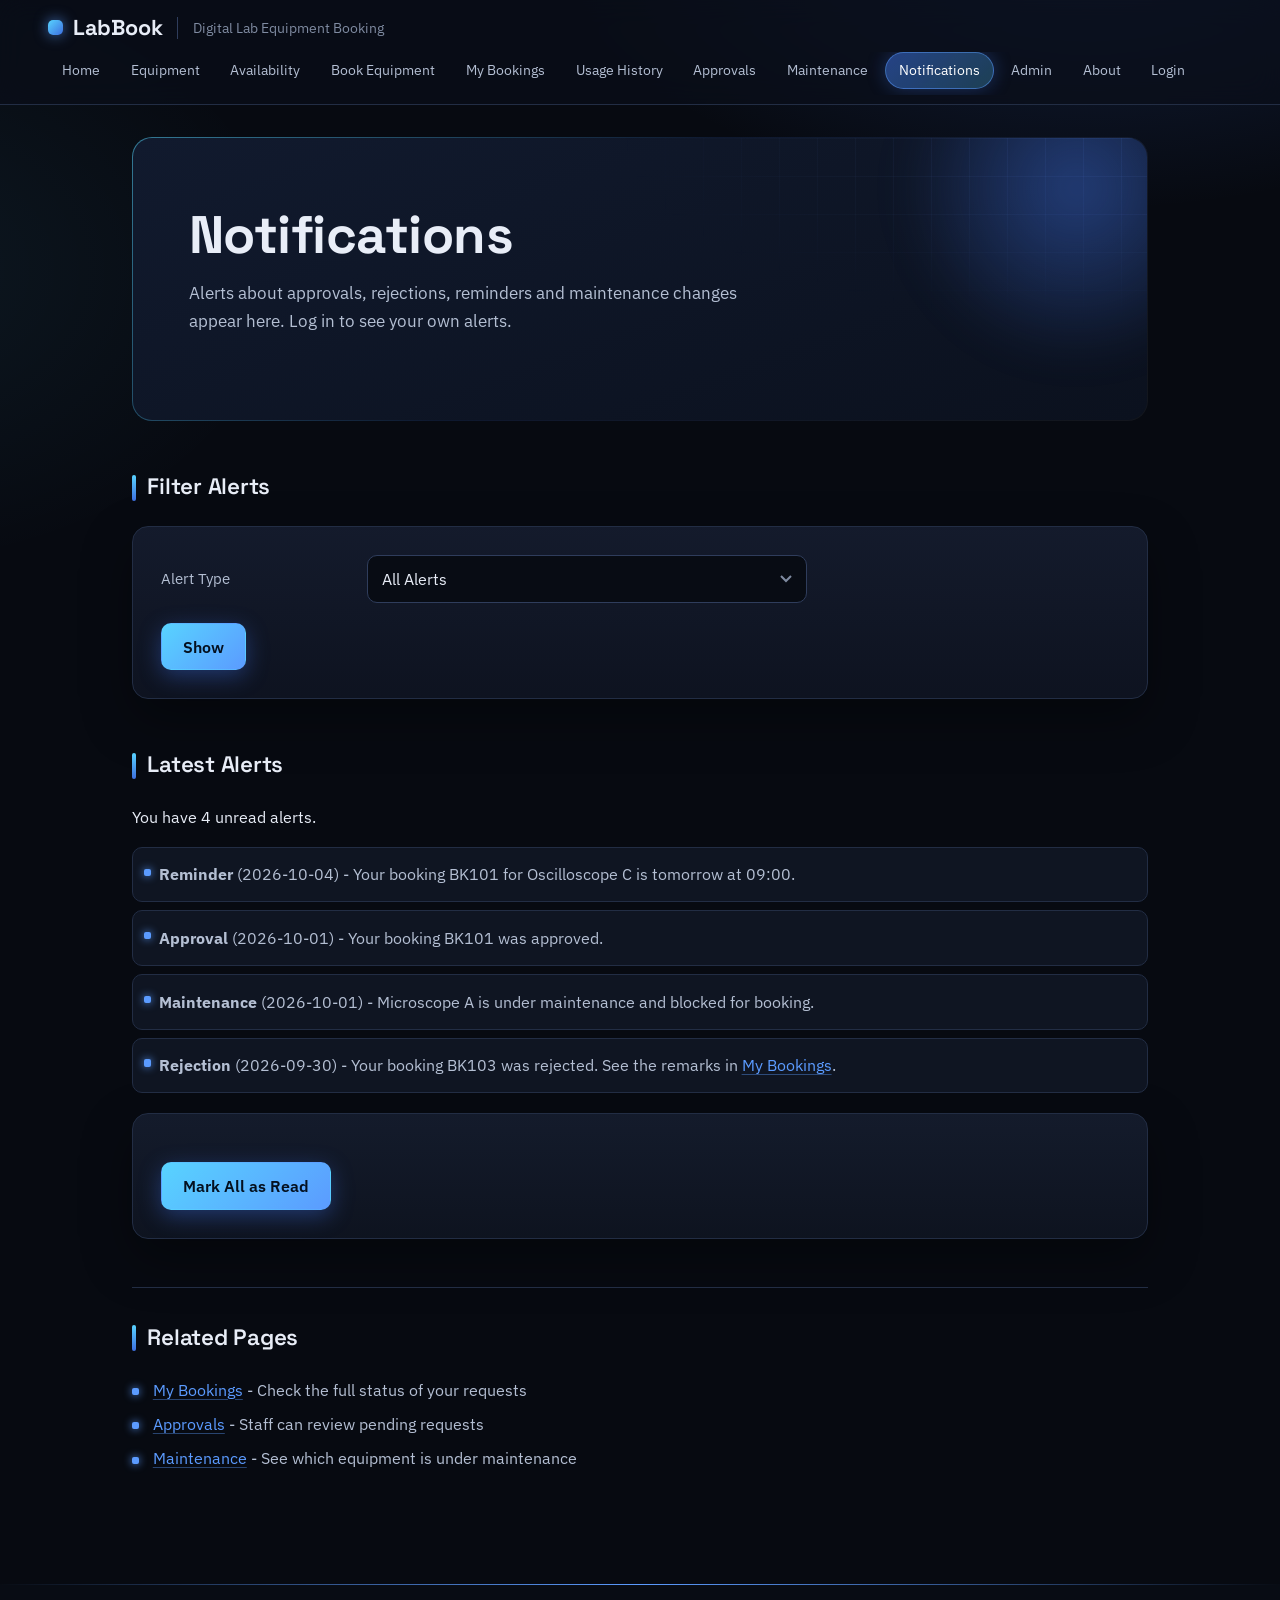
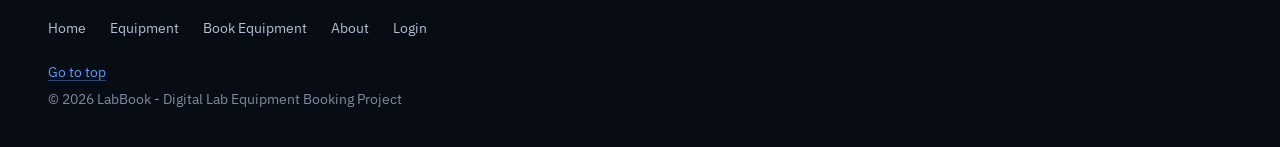
<file: notifications.html>
<!DOCTYPE html>
<html lang="en">
<head>
    <meta charset="UTF-8">
    <meta name="viewport" content="width=device-width, initial-scale=1.0">
    <title>Notifications | LabBook</title>
    <link rel="stylesheet" href="notifications.css">
</head>
<body>
    <a class="skip-link" href="#main">Skip to main content</a>

    <header class="site-header" id="top">
        <div class="site-brand">
            <a class="site-name" href="index.html">LabBook</a>
            <p class="site-tagline">Digital Lab Equipment Booking</p>
        </div>
        <nav class="main-nav" aria-label="Main navigation">
            <ul>
                <li><a href="index.html">Home</a></li>
                <li><a href="equipment.html">Equipment</a></li>
                <li><a href="availability.html">Availability</a></li>
                <li><a href="book.html">Book Equipment</a></li>
                <li><a href="my-bookings.html">My Bookings</a></li>
                <li><a href="history.html">Usage History</a></li>
                <li><a href="approvals.html">Approvals</a></li>
                <li><a href="maintenance.html">Maintenance</a></li>
                <li><a href="notifications.html" aria-current="page">Notifications</a></li>
                <li><a href="admin.html">Admin</a></li>
                <li><a href="about.html">About</a></li>
                <li><a href="login.html">Login</a></li>
            </ul>
        </nav>
    </header>

    <main id="main">
        <section class="page-intro">
            <h1>Notifications</h1>
            <p>Alerts about approvals, rejections, reminders and maintenance changes appear here. Log in to see your own alerts.</p>
        </section>

        <section class="content-section form-section">
            <h2>Filter Alerts</h2>
            <form class="form" id="filter-form" action="#" method="get">
                <p class="form-row">
                    <label for="type">Alert Type</label>
                    <select id="type" name="type">
                        <option value="">All Alerts</option>
                        <option value="approval">Approval</option>
                        <option value="rejection">Rejection</option>
                        <option value="reminder">Reminder</option>
                        <option value="maintenance">Maintenance</option>
                    </select>
                </p>
                <p class="form-actions">
                    <input type="submit" value="Show">
                </p>
            </form>
        </section>

        <section class="content-section list-section">
            <h2>Latest Alerts</h2>
            <p id="unread-count" role="status" aria-live="polite"></p>
            <ul class="alert-list" id="alert-list">
                <li><strong>Reminder</strong> (2026-10-04) - Your booking BK101 for Oscilloscope C is tomorrow at 09:00.</li>
                <li><strong>Approval</strong> (2026-10-01) - Your booking BK101 was approved.</li>
                <li><strong>Maintenance</strong> (2026-10-01) - Microscope A is under maintenance and blocked for booking.</li>
                <li><strong>Rejection</strong> (2026-09-30) - Your booking BK103 was rejected. See the remarks in <a href="my-bookings.html">My Bookings</a>.</li>
            </ul>
            <form class="form" id="read-form" action="#" method="post">
                <p class="form-actions">
                    <input type="submit" value="Mark All as Read">
                </p>
            </form>
        </section>

        <section class="related-section">
            <h2>Related Pages</h2>
            <ul class="link-list">
                <li><a href="my-bookings.html">My Bookings</a> - Check the full status of your requests</li>
                <li><a href="approvals.html">Approvals</a> - Staff can review pending requests</li>
                <li><a href="maintenance.html">Maintenance</a> - See which equipment is under maintenance</li>
            </ul>
        </section>
    </main>

    <footer class="site-footer">
        <nav class="footer-nav" aria-label="Footer navigation">
            <ul>
                <li><a href="index.html">Home</a></li>
                <li><a href="equipment.html">Equipment</a></li>
                <li><a href="book.html">Book Equipment</a></li>
                <li><a href="about.html">About</a></li>
                <li><a href="login.html">Login</a></li>
            </ul>
        </nav>
        <p class="back-to-top"><a href="#top">Go to top</a></p>
        <p class="copyright">&copy; 2026 LabBook - Digital Lab Equipment Booking Project</p>
    </footer>
    <script src="notifications.js"></script>
</body>
</html>
</file>
<file: index.css>
/* ==========================================================
   LabBook dark theme - shared base (same in every page file)
   ========================================================== */

@import url('https://fonts.googleapis.com/css2?family=IBM+Plex+Sans:wght@400;500;600&family=Space+Grotesk:wght@500;600;700&display=swap');

:root {
  color-scheme: dark;
  --bg: #070a11;
  --surface: #0f1522;
  --surface-2: #161e30;
  --line: #222d44;
  --line-2: #2f3d5c;
  --text: #e8edf7;
  --soft: #b4bfd3;
  --muted: #7f8ba1;
  --blue: #5b9bff;
  --blue-2: #3d6fe0;
  --cyan: #58d3ff;
  --ok: #3ddc97;
  --wait: #f0b84a;
  --bad: #ff6b7a;
  --head: "Space Grotesk", system-ui, sans-serif;
  box-sizing: border-box;
  padding-top: env(safe-area-inset-top, 0px);
  padding-bottom: env(safe-area-inset-bottom, 0px);
}

*,
*::before,
*::after {
  box-sizing: inherit;
}

html {
  scroll-padding-top: calc(env(safe-area-inset-top, 0px) + 5rem);
  scroll-behavior: smooth;
}

body {
  margin: 0;
  color: var(--text);
  font: 400 16px/1.65 "IBM Plex Sans", system-ui, sans-serif;
  background:
    radial-gradient(900px 500px at 85% -10%, rgba(61, 111, 224, .22), transparent 60%),
    radial-gradient(700px 500px at -10% 30%, rgba(88, 211, 255, .07), transparent 60%),
    var(--bg);
  background-attachment: fixed;
}

h1,
h2,
h3 {
  font-family: var(--head);
  letter-spacing: -.01em;
}

a {
  color: var(--blue);
  text-underline-offset: 3px;
  text-decoration-color: rgba(91, 155, 255, .4);
}

a:hover {
  color: var(--cyan);
}

:focus-visible {
  outline: 2px solid var(--cyan);
  outline-offset: 3px;
  border-radius: 4px;
}

::selection {
  background: var(--blue-2);
  color: #fff;
}

.skip-link {
  position: absolute;
  left: -999px;
  top: .5rem;
  background: var(--blue);
  color: #04101f;
  padding: .5rem 1rem;
  border-radius: 6px;
  z-index: 10;
}

.skip-link:focus {
  left: 1rem;
}

/* ---------- header ---------- */
.site-header {
  position: sticky;
  top: env(safe-area-inset-top, 0px);
  z-index: 5;
  padding: .9rem clamp(1rem, 4vw, 3rem) .6rem;
  background: rgba(10, 15, 26, .72);
  backdrop-filter: blur(14px);
  -webkit-backdrop-filter: blur(14px);
  border-bottom: 1px solid var(--line);
}

.site-brand {
  display: flex;
  align-items: center;
  gap: .9rem;
  flex-wrap: wrap;
}

.site-name {
  font: 700 1.35rem var(--head);
  color: var(--text);
  text-decoration: none;
  display: flex;
  align-items: center;
  gap: .6rem;
}

.site-name::before {
  content: "";
  width: .95rem;
  height: .95rem;
  border-radius: 5px;
  background: linear-gradient(135deg, var(--cyan), var(--blue-2));
  box-shadow: 0 0 14px rgba(91, 155, 255, .7);
}

.site-tagline {
  margin: 0;
  padding-left: .9rem;
  border-left: 1px solid var(--line-2);
  color: var(--muted);
  font-size: .85rem;
}

.main-nav ul {
  list-style: none;
  margin: .65rem 0 0;
  padding: 0 0 .35rem;
  display: flex;
  gap: .2rem;
  overflow-x: auto;
  scrollbar-width: none;
}

.main-nav ul::-webkit-scrollbar {
  display: none;
}

.main-nav a {
  display: block;
  white-space: nowrap;
  padding: .38rem .8rem;
  border-radius: 999px;
  color: var(--soft);
  text-decoration: none;
  font-size: .88rem;
  border: 1px solid transparent;
  transition: background .2s, color .2s;
}

.main-nav a:hover {
  background: var(--surface-2);
  color: var(--text);
}

.main-nav a[aria-current="page"] {
  color: #fff;
  background: linear-gradient(135deg, rgba(61, 111, 224, .55), rgba(88, 211, 255, .25));
  border-color: rgba(91, 155, 255, .5);
  box-shadow: 0 0 18px rgba(61, 111, 224, .35);
}

main {
  max-width: 1080px;
  margin: 0 auto;
  padding: 2rem clamp(1rem, 4vw, 2rem) 4rem;
}

/* ---------- hero ---------- */
.page-intro {
  position: relative;
  overflow: hidden;
  isolation: isolate;
  margin-bottom: 3rem;
  padding: clamp(2rem, 6vw, 4.25rem) clamp(1.25rem, 5vw, 3.5rem);
  border-radius: 20px;
  border: 1px solid transparent;
  background:
    linear-gradient(160deg, #111a2e, #0b111e) padding-box,
    linear-gradient(135deg, rgba(88, 211, 255, .55), rgba(61, 111, 224, .15) 45%, rgba(255, 255, 255, .05)) border-box;
  animation: rise .7s ease-out both;
}

.page-intro::before {
  content: "";
  position: absolute;
  inset: 0;
  z-index: -1;
  background-image:
    linear-gradient(rgba(120, 160, 255, .09) 1px, transparent 1px),
    linear-gradient(90deg, rgba(120, 160, 255, .09) 1px, transparent 1px);
  background-size: 38px 38px;
  -webkit-mask-image: radial-gradient(ellipse 70% 90% at 100% 0%, #000, transparent 75%);
  mask-image: radial-gradient(ellipse 70% 90% at 100% 0%, #000, transparent 75%);
}

.page-intro::after {
  content: "";
  position: absolute;
  z-index: -1;
  width: 380px;
  height: 380px;
  right: -120px;
  top: -140px;
  border-radius: 50%;
  background: radial-gradient(circle, rgba(61, 111, 224, .45), transparent 65%);
  filter: blur(20px);
}

.page-intro h1 {
  margin: 0 0 1rem;
  font-size: clamp(2rem, 5vw, 3.3rem);
  line-height: 1.08;
  font-weight: 700;
  max-width: 17ch;
}

.page-intro p {
  max-width: 58ch;
  color: var(--soft);
  font-size: 1.05rem;
}

.button-row {
  display: flex;
  flex-wrap: wrap;
  gap: .75rem;
  margin-top: 1.75rem;
}

.button {
  display: inline-block;
  padding: .7rem 1.3rem;
  border-radius: 10px;
  text-decoration: none;
  font-weight: 500;
  color: var(--text);
  background: rgba(255, 255, 255, .04);
  border: 1px solid var(--line-2);
  transition: transform .15s, border-color .2s, box-shadow .2s;
}

.button:hover {
  color: #fff;
  border-color: var(--blue);
  transform: translateY(-2px);
}

.button:first-child {
  color: #04101f;
  font-weight: 600;
  border-color: transparent;
  background: linear-gradient(135deg, var(--cyan), var(--blue));
  box-shadow: 0 6px 24px rgba(61, 111, 224, .45);
}

.button:first-child:hover {
  color: #04101f;
  box-shadow: 0 8px 30px rgba(88, 211, 255, .5);
}

/* ---------- sections ---------- */
.content-section,
.related-section {
  margin-bottom: 3rem;
}

.content-section h2,
.related-section h2 {
  display: flex;
  align-items: center;
  gap: .7rem;
  margin: 0 0 1.25rem;
  font-size: 1.4rem;
  font-weight: 600;
}

.content-section h2::before,
.related-section h2::before {
  content: "";
  width: 4px;
  height: 1.15em;
  border-radius: 4px;
  background: linear-gradient(var(--cyan), var(--blue-2));
}

/* ---------- cards ---------- */
.card-grid {
  display: grid;
  grid-template-columns: repeat(auto-fit, minmax(260px, 1fr));
  gap: 1.1rem;
}

.card {
  position: relative;
  padding: 1.4rem;
  border-radius: 14px;
  border: 1px solid transparent;
  background:
    linear-gradient(180deg, var(--surface-2), var(--surface)) padding-box,
    linear-gradient(150deg, rgba(91, 155, 255, .45), rgba(255, 255, 255, .04) 45%) border-box;
  transition: transform .2s, box-shadow .2s;
}

.card:hover {
  transform: translateY(-4px);
  box-shadow: 0 14px 34px rgba(0, 0, 0, .45), 0 0 0 1px rgba(91, 155, 255, .25);
}

.card h3 {
  margin: 0 0 .5rem;
  font-size: 1.1rem;
}

.card p {
  margin: 0 0 .8rem;
  color: var(--muted);
  font-size: .93rem;
}

.card p:last-child {
  margin: 0;
  font-size: .9rem;
}

/* ---------- steps + lists ---------- */
.step-list {
  list-style: none;
  counter-reset: s;
  margin: 0;
  padding: 0;
  display: grid;
  gap: .75rem;
}

.step-list li {
  counter-increment: s;
  position: relative;
  padding: .9rem 1rem .9rem 3.4rem;
  border-radius: 12px;
  background: var(--surface);
  border: 1px solid var(--line);
  color: var(--soft);
}

.step-list li::before {
  content: counter(s);
  position: absolute;
  left: .9rem;
  top: 50%;
  transform: translateY(-50%);
  width: 1.9rem;
  height: 1.9rem;
  border-radius: 50%;
  display: grid;
  place-items: center;
  font: 600 .85rem var(--head);
  color: #04101f;
  background: linear-gradient(135deg, var(--cyan), var(--blue));
}

.info-list,
.link-list,
.alert-list {
  list-style: none;
  margin: 0;
  padding: 0;
  display: grid;
  gap: .5rem;
  color: var(--soft);
}

.info-list li,
.link-list li,
.alert-list li {
  padding-left: 1.3rem;
  position: relative;
}

.info-list li::before,
.link-list li::before,
.alert-list li::before {
  content: "";
  position: absolute;
  left: 0;
  top: .7em;
  width: .45rem;
  height: .45rem;
  border-radius: 2px;
  background: var(--blue);
  box-shadow: 0 0 8px var(--blue);
}

.related-section {
  padding-top: 2rem;
  border-top: 1px solid var(--line);
}

/* ---------- forms ---------- */
.form {
  padding: clamp(1.1rem, 3vw, 1.75rem);
  border-radius: 16px;
  border: 1px solid var(--line);
  background: linear-gradient(180deg, rgba(22, 30, 48, .85), rgba(15, 21, 34, .85));
  box-shadow: 0 20px 50px rgba(0, 0, 0, .35);
}

.form-group {
  margin: 0 0 1.25rem;
  padding: 1rem 1.25rem .5rem;
  border: 1px solid var(--line);
  border-radius: 12px;
  background: rgba(7, 10, 17, .35);
}

.form-group legend {
  padding: 0 .6rem;
  font: 600 .95rem var(--head);
  color: var(--cyan);
}

.form-row {
  display: grid;
  grid-template-columns: minmax(130px, 190px) 1fr;
  gap: .4rem 1rem;
  align-items: center;
  margin: 0 0 .9rem;
}

.form-row label {
  color: var(--soft);
  font-size: .92rem;
}

input,
select,
textarea {
  font: inherit;
  width: 100%;
  max-width: 440px;
  padding: .6rem .85rem;
  color: var(--text);
  background: #080c14;
  border: 1px solid var(--line-2);
  border-radius: 10px;
  transition: border-color .2s, box-shadow .2s;
}

select {
  appearance: none;
  -webkit-appearance: none;
  padding-right: 2.4rem;
  background-image: url("data:image/svg+xml,%3Csvg xmlns='http://www.w3.org/2000/svg' width='12' height='8' fill='none' stroke='%237f8ba1' stroke-width='2'%3E%3Cpath d='M1 1l5 5 5-5'/%3E%3C/svg%3E");
  background-repeat: no-repeat;
  background-position: right .9rem center;
}

input[type=date],
input[type=time] {
  color-scheme: dark;
}

input:hover,
select:hover,
textarea:hover {
  border-color: #44567c;
}

input:focus,
select:focus,
textarea:focus {
  outline: none;
  border-color: var(--blue);
  box-shadow: 0 0 0 4px rgba(91, 155, 255, .2);
}

input[type=checkbox],
input[type=radio] {
  width: 1.1rem;
  height: 1.1rem;
  accent-color: var(--blue);
}

.form-row:has(input[type=checkbox]),
.form-row:has(input[type=radio]) {
  display: flex;
  align-items: center;
  gap: .6rem;
}

.form-actions {
  display: flex;
  flex-wrap: wrap;
  gap: .75rem;
  margin: 1.25rem 0 0;
}

input[type=submit],
input[type=reset],
button {
  font: inherit;
  width: auto;
  cursor: pointer;
  padding: .6rem 1.3rem;
  border-radius: 10px;
  border: 1px solid var(--line-2);
  background: var(--surface-2);
  color: var(--text);
  transition: transform .15s, border-color .2s, box-shadow .2s;
}

input[type=submit] {
  font-weight: 600;
  color: #04101f;
  border-color: transparent;
  background: linear-gradient(135deg, var(--cyan), var(--blue));
  box-shadow: 0 6px 22px rgba(61, 111, 224, .4);
}

input[type=submit]:hover {
  transform: translateY(-1px);
  box-shadow: 0 8px 28px rgba(88, 211, 255, .45);
}

input[type=reset]:hover,
button:hover {
  border-color: var(--blue);
}

/* ---------- tables ---------- */
.table-section {
  overflow-x: auto;
}

.data-table {
  width: 100%;
  border-collapse: separate;
  border-spacing: 0;
  font-size: .93rem;
  background: var(--surface);
  border: 1px solid var(--line);
  border-radius: 14px;
  overflow: hidden;
}

.data-table th {
  padding: .85rem 1rem;
  text-align: left;
  white-space: nowrap;
  font: 600 .85rem var(--head);
  color: var(--soft);
  background: linear-gradient(180deg, var(--surface-2), #131b2b);
  border-bottom: 1px solid var(--line-2);
}

.data-table td {
  padding: .85rem 1rem;
  border-bottom: 1px solid var(--line);
  color: var(--soft);
}

.data-table tbody tr:last-child td {
  border-bottom: 0;
}

.data-table tbody tr {
  transition: background .15s;
}

.data-table tbody tr:hover {
  background: rgba(91, 155, 255, .07);
}

.data-table td:first-child {
  color: var(--text);
  font-weight: 500;
}

.status-cell {
  white-space: nowrap;
  font-weight: 500;
}

.status-cell::before {
  content: "";
  display: inline-block;
  width: .5rem;
  height: .5rem;
  margin-right: .55rem;
  border-radius: 50%;
  background: currentColor;
  box-shadow: 0 0 9px currentColor;
}

.status-good {
  color: var(--ok);
}

.status-wait {
  color: var(--wait);
}

.status-bad {
  color: var(--bad);
}

.status-blocked {
  color: #ff9f5a;
}

.status-booked {
  color: var(--blue);
}

.status-muted {
  color: var(--muted);
}

/* ---------- footer ---------- */
.site-footer {
  position: relative;
  padding: 2rem clamp(1rem, 4vw, 3rem);
  color: var(--muted);
  font-size: .9rem;
  background: #080c14;
}

.site-footer::before {
  content: "";
  position: absolute;
  left: 0;
  right: 0;
  top: 0;
  height: 1px;
  background: linear-gradient(90deg, transparent, var(--blue), transparent);
}

.footer-nav ul {
  list-style: none;
  margin: 0 0 1.25rem;
  padding: 0;
  display: flex;
  flex-wrap: wrap;
  gap: .5rem 1.5rem;
}

.footer-nav a {
  color: var(--soft);
  text-decoration: none;
}

.footer-nav a:hover {
  color: var(--cyan);
}

.site-footer p {
  margin: .25rem 0;
}

@keyframes rise {
  from { opacity: 0; transform: translateY(14px); }
  to { opacity: 1; transform: none; }
}

@media (prefers-reduced-motion:reduce) {
  * {
    animation: none!important;
    transition: none!important;
    scroll-behavior: auto!important;
  }
}

@media (max-width:640px) {
  .form-row {
    grid-template-columns: 1fr;
  }

  input,
  select,
  textarea {
    max-width: 100%;
  }

  .site-tagline {
    border: 0;
    padding: 0;
  }
}

/* ==========================================================
   Page-specific styles for index.html
   Classes used on this page:
   .skip-link, .site-header, .site-brand, .site-name, .site-tagline,
   .main-nav, .page-intro, .button-row, .button, .content-section,
   .card-grid, .card, .step-list, .info-list, .site-footer,
   .footer-nav, .back-to-top, .copyright
   ========================================================== */

.page-intro h1 {
  font-size: clamp(2.2rem, 6vw, 3.8rem);
}


/* ==========================================================
   Styles for JavaScript features (messages, hidden rows, etc.)
   Used by the matching .js file of this page
   ========================================================== */

/* Anything JavaScript hides with the "hidden" attribute stays hidden */
[hidden] {
  display: none !important;
}

/* Success / error box shown under forms */
.form-message {
  max-width: 46rem;
  margin: 1rem 0 0;
  padding: .75rem 1rem;
  border: 1px solid var(--line-2);
  border-left-width: 4px;
  border-radius: 8px;
  background: var(--surface-2);
  color: var(--text);
}

.form-message.success {
  border-color: var(--ok);
  color: var(--ok);
}

.form-message.error {
  border-color: var(--bad);
  color: var(--bad);
}

/* Greeting line on the home page */
.greeting {
  color: var(--cyan);
  font-weight: 500;
}

/* Notifications already marked as read */
.is-read {
  opacity: .55;
}
</file>
<file: about.css>
/* ==========================================================
   LabBook dark theme - shared base (same in every page file)
   ========================================================== */

@import url('https://fonts.googleapis.com/css2?family=IBM+Plex+Sans:wght@400;500;600&family=Space+Grotesk:wght@500;600;700&display=swap');

:root {
  color-scheme: dark;
  --bg: #070a11;
  --surface: #0f1522;
  --surface-2: #161e30;
  --line: #222d44;
  --line-2: #2f3d5c;
  --text: #e8edf7;
  --soft: #b4bfd3;
  --muted: #7f8ba1;
  --blue: #5b9bff;
  --blue-2: #3d6fe0;
  --cyan: #58d3ff;
  --ok: #3ddc97;
  --wait: #f0b84a;
  --bad: #ff6b7a;
  --head: "Space Grotesk", system-ui, sans-serif;
  box-sizing: border-box;
  padding-top: env(safe-area-inset-top, 0px);
  padding-bottom: env(safe-area-inset-bottom, 0px);
}

*,
*::before,
*::after {
  box-sizing: inherit;
}

html {
  scroll-padding-top: calc(env(safe-area-inset-top, 0px) + 5rem);
  scroll-behavior: smooth;
}

body {
  margin: 0;
  color: var(--text);
  font: 400 16px/1.65 "IBM Plex Sans", system-ui, sans-serif;
  background:
    radial-gradient(900px 500px at 85% -10%, rgba(61, 111, 224, .22), transparent 60%),
    radial-gradient(700px 500px at -10% 30%, rgba(88, 211, 255, .07), transparent 60%),
    var(--bg);
  background-attachment: fixed;
}

h1,
h2,
h3 {
  font-family: var(--head);
  letter-spacing: -.01em;
}

a {
  color: var(--blue);
  text-underline-offset: 3px;
  text-decoration-color: rgba(91, 155, 255, .4);
}

a:hover {
  color: var(--cyan);
}

:focus-visible {
  outline: 2px solid var(--cyan);
  outline-offset: 3px;
  border-radius: 4px;
}

::selection {
  background: var(--blue-2);
  color: #fff;
}

.skip-link {
  position: absolute;
  left: -999px;
  top: .5rem;
  background: var(--blue);
  color: #04101f;
  padding: .5rem 1rem;
  border-radius: 6px;
  z-index: 10;
}

.skip-link:focus {
  left: 1rem;
}

/* ---------- header ---------- */
.site-header {
  position: sticky;
  top: env(safe-area-inset-top, 0px);
  z-index: 5;
  padding: .9rem clamp(1rem, 4vw, 3rem) .6rem;
  background: rgba(10, 15, 26, .72);
  backdrop-filter: blur(14px);
  -webkit-backdrop-filter: blur(14px);
  border-bottom: 1px solid var(--line);
}

.site-brand {
  display: flex;
  align-items: center;
  gap: .9rem;
  flex-wrap: wrap;
}

.site-name {
  font: 700 1.35rem var(--head);
  color: var(--text);
  text-decoration: none;
  display: flex;
  align-items: center;
  gap: .6rem;
}

.site-name::before {
  content: "";
  width: .95rem;
  height: .95rem;
  border-radius: 5px;
  background: linear-gradient(135deg, var(--cyan), var(--blue-2));
  box-shadow: 0 0 14px rgba(91, 155, 255, .7);
}

.site-tagline {
  margin: 0;
  padding-left: .9rem;
  border-left: 1px solid var(--line-2);
  color: var(--muted);
  font-size: .85rem;
}

.main-nav ul {
  list-style: none;
  margin: .65rem 0 0;
  padding: 0 0 .35rem;
  display: flex;
  gap: .2rem;
  overflow-x: auto;
  scrollbar-width: none;
}

.main-nav ul::-webkit-scrollbar {
  display: none;
}

.main-nav a {
  display: block;
  white-space: nowrap;
  padding: .38rem .8rem;
  border-radius: 999px;
  color: var(--soft);
  text-decoration: none;
  font-size: .88rem;
  border: 1px solid transparent;
  transition: background .2s, color .2s;
}

.main-nav a:hover {
  background: var(--surface-2);
  color: var(--text);
}

.main-nav a[aria-current="page"] {
  color: #fff;
  background: linear-gradient(135deg, rgba(61, 111, 224, .55), rgba(88, 211, 255, .25));
  border-color: rgba(91, 155, 255, .5);
  box-shadow: 0 0 18px rgba(61, 111, 224, .35);
}

main {
  max-width: 1080px;
  margin: 0 auto;
  padding: 2rem clamp(1rem, 4vw, 2rem) 4rem;
}

/* ---------- hero ---------- */
.page-intro {
  position: relative;
  overflow: hidden;
  isolation: isolate;
  margin-bottom: 3rem;
  padding: clamp(2rem, 6vw, 4.25rem) clamp(1.25rem, 5vw, 3.5rem);
  border-radius: 20px;
  border: 1px solid transparent;
  background:
    linear-gradient(160deg, #111a2e, #0b111e) padding-box,
    linear-gradient(135deg, rgba(88, 211, 255, .55), rgba(61, 111, 224, .15) 45%, rgba(255, 255, 255, .05)) border-box;
  animation: rise .7s ease-out both;
}

.page-intro::before {
  content: "";
  position: absolute;
  inset: 0;
  z-index: -1;
  background-image:
    linear-gradient(rgba(120, 160, 255, .09) 1px, transparent 1px),
    linear-gradient(90deg, rgba(120, 160, 255, .09) 1px, transparent 1px);
  background-size: 38px 38px;
  -webkit-mask-image: radial-gradient(ellipse 70% 90% at 100% 0%, #000, transparent 75%);
  mask-image: radial-gradient(ellipse 70% 90% at 100% 0%, #000, transparent 75%);
}

.page-intro::after {
  content: "";
  position: absolute;
  z-index: -1;
  width: 380px;
  height: 380px;
  right: -120px;
  top: -140px;
  border-radius: 50%;
  background: radial-gradient(circle, rgba(61, 111, 224, .45), transparent 65%);
  filter: blur(20px);
}

.page-intro h1 {
  margin: 0 0 1rem;
  font-size: clamp(2rem, 5vw, 3.3rem);
  line-height: 1.08;
  font-weight: 700;
  max-width: 17ch;
}

.page-intro p {
  max-width: 58ch;
  color: var(--soft);
  font-size: 1.05rem;
}

.button-row {
  display: flex;
  flex-wrap: wrap;
  gap: .75rem;
  margin-top: 1.75rem;
}

.button {
  display: inline-block;
  padding: .7rem 1.3rem;
  border-radius: 10px;
  text-decoration: none;
  font-weight: 500;
  color: var(--text);
  background: rgba(255, 255, 255, .04);
  border: 1px solid var(--line-2);
  transition: transform .15s, border-color .2s, box-shadow .2s;
}

.button:hover {
  color: #fff;
  border-color: var(--blue);
  transform: translateY(-2px);
}

.button:first-child {
  color: #04101f;
  font-weight: 600;
  border-color: transparent;
  background: linear-gradient(135deg, var(--cyan), var(--blue));
  box-shadow: 0 6px 24px rgba(61, 111, 224, .45);
}

.button:first-child:hover {
  color: #04101f;
  box-shadow: 0 8px 30px rgba(88, 211, 255, .5);
}

/* ---------- sections ---------- */
.content-section,
.related-section {
  margin-bottom: 3rem;
}

.content-section h2,
.related-section h2 {
  display: flex;
  align-items: center;
  gap: .7rem;
  margin: 0 0 1.25rem;
  font-size: 1.4rem;
  font-weight: 600;
}

.content-section h2::before,
.related-section h2::before {
  content: "";
  width: 4px;
  height: 1.15em;
  border-radius: 4px;
  background: linear-gradient(var(--cyan), var(--blue-2));
}

/* ---------- cards ---------- */
.card-grid {
  display: grid;
  grid-template-columns: repeat(auto-fit, minmax(260px, 1fr));
  gap: 1.1rem;
}

.card {
  position: relative;
  padding: 1.4rem;
  border-radius: 14px;
  border: 1px solid transparent;
  background:
    linear-gradient(180deg, var(--surface-2), var(--surface)) padding-box,
    linear-gradient(150deg, rgba(91, 155, 255, .45), rgba(255, 255, 255, .04) 45%) border-box;
  transition: transform .2s, box-shadow .2s;
}

.card:hover {
  transform: translateY(-4px);
  box-shadow: 0 14px 34px rgba(0, 0, 0, .45), 0 0 0 1px rgba(91, 155, 255, .25);
}

.card h3 {
  margin: 0 0 .5rem;
  font-size: 1.1rem;
}

.card p {
  margin: 0 0 .8rem;
  color: var(--muted);
  font-size: .93rem;
}

.card p:last-child {
  margin: 0;
  font-size: .9rem;
}

/* ---------- steps + lists ---------- */
.step-list {
  list-style: none;
  counter-reset: s;
  margin: 0;
  padding: 0;
  display: grid;
  gap: .75rem;
}

.step-list li {
  counter-increment: s;
  position: relative;
  padding: .9rem 1rem .9rem 3.4rem;
  border-radius: 12px;
  background: var(--surface);
  border: 1px solid var(--line);
  color: var(--soft);
}

.step-list li::before {
  content: counter(s);
  position: absolute;
  left: .9rem;
  top: 50%;
  transform: translateY(-50%);
  width: 1.9rem;
  height: 1.9rem;
  border-radius: 50%;
  display: grid;
  place-items: center;
  font: 600 .85rem var(--head);
  color: #04101f;
  background: linear-gradient(135deg, var(--cyan), var(--blue));
}

.info-list,
.link-list,
.alert-list {
  list-style: none;
  margin: 0;
  padding: 0;
  display: grid;
  gap: .5rem;
  color: var(--soft);
}

.info-list li,
.link-list li,
.alert-list li {
  padding-left: 1.3rem;
  position: relative;
}

.info-list li::before,
.link-list li::before,
.alert-list li::before {
  content: "";
  position: absolute;
  left: 0;
  top: .7em;
  width: .45rem;
  height: .45rem;
  border-radius: 2px;
  background: var(--blue);
  box-shadow: 0 0 8px var(--blue);
}

.related-section {
  padding-top: 2rem;
  border-top: 1px solid var(--line);
}

/* ---------- forms ---------- */
.form {
  padding: clamp(1.1rem, 3vw, 1.75rem);
  border-radius: 16px;
  border: 1px solid var(--line);
  background: linear-gradient(180deg, rgba(22, 30, 48, .85), rgba(15, 21, 34, .85));
  box-shadow: 0 20px 50px rgba(0, 0, 0, .35);
}

.form-group {
  margin: 0 0 1.25rem;
  padding: 1rem 1.25rem .5rem;
  border: 1px solid var(--line);
  border-radius: 12px;
  background: rgba(7, 10, 17, .35);
}

.form-group legend {
  padding: 0 .6rem;
  font: 600 .95rem var(--head);
  color: var(--cyan);
}

.form-row {
  display: grid;
  grid-template-columns: minmax(130px, 190px) 1fr;
  gap: .4rem 1rem;
  align-items: center;
  margin: 0 0 .9rem;
}

.form-row label {
  color: var(--soft);
  font-size: .92rem;
}

input,
select,
textarea {
  font: inherit;
  width: 100%;
  max-width: 440px;
  padding: .6rem .85rem;
  color: var(--text);
  background: #080c14;
  border: 1px solid var(--line-2);
  border-radius: 10px;
  transition: border-color .2s, box-shadow .2s;
}

select {
  appearance: none;
  -webkit-appearance: none;
  padding-right: 2.4rem;
  background-image: url("data:image/svg+xml,%3Csvg xmlns='http://www.w3.org/2000/svg' width='12' height='8' fill='none' stroke='%237f8ba1' stroke-width='2'%3E%3Cpath d='M1 1l5 5 5-5'/%3E%3C/svg%3E");
  background-repeat: no-repeat;
  background-position: right .9rem center;
}

input[type=date],
input[type=time] {
  color-scheme: dark;
}

input:hover,
select:hover,
textarea:hover {
  border-color: #44567c;
}

input:focus,
select:focus,
textarea:focus {
  outline: none;
  border-color: var(--blue);
  box-shadow: 0 0 0 4px rgba(91, 155, 255, .2);
}

input[type=checkbox],
input[type=radio] {
  width: 1.1rem;
  height: 1.1rem;
  accent-color: var(--blue);
}

.form-row:has(input[type=checkbox]),
.form-row:has(input[type=radio]) {
  display: flex;
  align-items: center;
  gap: .6rem;
}

.form-actions {
  display: flex;
  flex-wrap: wrap;
  gap: .75rem;
  margin: 1.25rem 0 0;
}

input[type=submit],
input[type=reset],
button {
  font: inherit;
  width: auto;
  cursor: pointer;
  padding: .6rem 1.3rem;
  border-radius: 10px;
  border: 1px solid var(--line-2);
  background: var(--surface-2);
  color: var(--text);
  transition: transform .15s, border-color .2s, box-shadow .2s;
}

input[type=submit] {
  font-weight: 600;
  color: #04101f;
  border-color: transparent;
  background: linear-gradient(135deg, var(--cyan), var(--blue));
  box-shadow: 0 6px 22px rgba(61, 111, 224, .4);
}

input[type=submit]:hover {
  transform: translateY(-1px);
  box-shadow: 0 8px 28px rgba(88, 211, 255, .45);
}

input[type=reset]:hover,
button:hover {
  border-color: var(--blue);
}

/* ---------- tables ---------- */
.table-section {
  overflow-x: auto;
}

.data-table {
  width: 100%;
  border-collapse: separate;
  border-spacing: 0;
  font-size: .93rem;
  background: var(--surface);
  border: 1px solid var(--line);
  border-radius: 14px;
  overflow: hidden;
}

.data-table th {
  padding: .85rem 1rem;
  text-align: left;
  white-space: nowrap;
  font: 600 .85rem var(--head);
  color: var(--soft);
  background: linear-gradient(180deg, var(--surface-2), #131b2b);
  border-bottom: 1px solid var(--line-2);
}

.data-table td {
  padding: .85rem 1rem;
  border-bottom: 1px solid var(--line);
  color: var(--soft);
}

.data-table tbody tr:last-child td {
  border-bottom: 0;
}

.data-table tbody tr {
  transition: background .15s;
}

.data-table tbody tr:hover {
  background: rgba(91, 155, 255, .07);
}

.data-table td:first-child {
  color: var(--text);
  font-weight: 500;
}

.status-cell {
  white-space: nowrap;
  font-weight: 500;
}

.status-cell::before {
  content: "";
  display: inline-block;
  width: .5rem;
  height: .5rem;
  margin-right: .55rem;
  border-radius: 50%;
  background: currentColor;
  box-shadow: 0 0 9px currentColor;
}

.status-good {
  color: var(--ok);
}

.status-wait {
  color: var(--wait);
}

.status-bad {
  color: var(--bad);
}

.status-blocked {
  color: #ff9f5a;
}

.status-booked {
  color: var(--blue);
}

.status-muted {
  color: var(--muted);
}

/* ---------- footer ---------- */
.site-footer {
  position: relative;
  padding: 2rem clamp(1rem, 4vw, 3rem);
  color: var(--muted);
  font-size: .9rem;
  background: #080c14;
}

.site-footer::before {
  content: "";
  position: absolute;
  left: 0;
  right: 0;
  top: 0;
  height: 1px;
  background: linear-gradient(90deg, transparent, var(--blue), transparent);
}

.footer-nav ul {
  list-style: none;
  margin: 0 0 1.25rem;
  padding: 0;
  display: flex;
  flex-wrap: wrap;
  gap: .5rem 1.5rem;
}

.footer-nav a {
  color: var(--soft);
  text-decoration: none;
}

.footer-nav a:hover {
  color: var(--cyan);
}

.site-footer p {
  margin: .25rem 0;
}

@keyframes rise {
  from { opacity: 0; transform: translateY(14px); }
  to { opacity: 1; transform: none; }
}

@media (prefers-reduced-motion:reduce) {
  * {
    animation: none!important;
    transition: none!important;
    scroll-behavior: auto!important;
  }
}

@media (max-width:640px) {
  .form-row {
    grid-template-columns: 1fr;
  }

  input,
  select,
  textarea {
    max-width: 100%;
  }

  .site-tagline {
    border: 0;
    padding: 0;
  }
}

/* ==========================================================
   Page-specific styles for about.html
   Classes used on this page:
   .skip-link, .site-header, .site-brand, .site-name, .site-tagline,
   .main-nav, .page-intro, .content-section, .list-section,
   .info-list, .related-section, .link-list, .site-footer,
   .footer-nav, .back-to-top, .copyright
   ========================================================== */


/* ==========================================================
   Styles for JavaScript features (messages, hidden rows, etc.)
   Used by the matching .js file of this page
   ========================================================== */

/* Anything JavaScript hides with the "hidden" attribute stays hidden */
[hidden] {
  display: none !important;
}

/* Success / error box shown under forms */
.form-message {
  max-width: 46rem;
  margin: 1rem 0 0;
  padding: .75rem 1rem;
  border: 1px solid var(--line-2);
  border-left-width: 4px;
  border-radius: 8px;
  background: var(--surface-2);
  color: var(--text);
}

.form-message.success {
  border-color: var(--ok);
  color: var(--ok);
}

.form-message.error {
  border-color: var(--bad);
  color: var(--bad);
}

/* Greeting line on the home page */
.greeting {
  color: var(--cyan);
  font-weight: 500;
}

/* Notifications already marked as read */
.is-read {
  opacity: .55;
}
</file>
<file: admin.css>
/* ==========================================================
   LabBook dark theme - shared base (same in every page file)
   ========================================================== */

@import url('https://fonts.googleapis.com/css2?family=IBM+Plex+Sans:wght@400;500;600&family=Space+Grotesk:wght@500;600;700&display=swap');

:root {
  color-scheme: dark;
  --bg: #070a11;
  --surface: #0f1522;
  --surface-2: #161e30;
  --line: #222d44;
  --line-2: #2f3d5c;
  --text: #e8edf7;
  --soft: #b4bfd3;
  --muted: #7f8ba1;
  --blue: #5b9bff;
  --blue-2: #3d6fe0;
  --cyan: #58d3ff;
  --ok: #3ddc97;
  --wait: #f0b84a;
  --bad: #ff6b7a;
  --head: "Space Grotesk", system-ui, sans-serif;
  box-sizing: border-box;
  padding-top: env(safe-area-inset-top, 0px);
  padding-bottom: env(safe-area-inset-bottom, 0px);
}

*,
*::before,
*::after {
  box-sizing: inherit;
}

html {
  scroll-padding-top: calc(env(safe-area-inset-top, 0px) + 5rem);
  scroll-behavior: smooth;
}

body {
  margin: 0;
  color: var(--text);
  font: 400 16px/1.65 "IBM Plex Sans", system-ui, sans-serif;
  background:
    radial-gradient(900px 500px at 85% -10%, rgba(61, 111, 224, .22), transparent 60%),
    radial-gradient(700px 500px at -10% 30%, rgba(88, 211, 255, .07), transparent 60%),
    var(--bg);
  background-attachment: fixed;
}

h1,
h2,
h3 {
  font-family: var(--head);
  letter-spacing: -.01em;
}

a {
  color: var(--blue);
  text-underline-offset: 3px;
  text-decoration-color: rgba(91, 155, 255, .4);
}

a:hover {
  color: var(--cyan);
}

:focus-visible {
  outline: 2px solid var(--cyan);
  outline-offset: 3px;
  border-radius: 4px;
}

::selection {
  background: var(--blue-2);
  color: #fff;
}

.skip-link {
  position: absolute;
  left: -999px;
  top: .5rem;
  background: var(--blue);
  color: #04101f;
  padding: .5rem 1rem;
  border-radius: 6px;
  z-index: 10;
}

.skip-link:focus {
  left: 1rem;
}

/* ---------- header ---------- */
.site-header {
  position: sticky;
  top: env(safe-area-inset-top, 0px);
  z-index: 5;
  padding: .9rem clamp(1rem, 4vw, 3rem) .6rem;
  background: rgba(10, 15, 26, .72);
  backdrop-filter: blur(14px);
  -webkit-backdrop-filter: blur(14px);
  border-bottom: 1px solid var(--line);
}

.site-brand {
  display: flex;
  align-items: center;
  gap: .9rem;
  flex-wrap: wrap;
}

.site-name {
  font: 700 1.35rem var(--head);
  color: var(--text);
  text-decoration: none;
  display: flex;
  align-items: center;
  gap: .6rem;
}

.site-name::before {
  content: "";
  width: .95rem;
  height: .95rem;
  border-radius: 5px;
  background: linear-gradient(135deg, var(--cyan), var(--blue-2));
  box-shadow: 0 0 14px rgba(91, 155, 255, .7);
}

.site-tagline {
  margin: 0;
  padding-left: .9rem;
  border-left: 1px solid var(--line-2);
  color: var(--muted);
  font-size: .85rem;
}

.main-nav ul {
  list-style: none;
  margin: .65rem 0 0;
  padding: 0 0 .35rem;
  display: flex;
  gap: .2rem;
  overflow-x: auto;
  scrollbar-width: none;
}

.main-nav ul::-webkit-scrollbar {
  display: none;
}

.main-nav a {
  display: block;
  white-space: nowrap;
  padding: .38rem .8rem;
  border-radius: 999px;
  color: var(--soft);
  text-decoration: none;
  font-size: .88rem;
  border: 1px solid transparent;
  transition: background .2s, color .2s;
}

.main-nav a:hover {
  background: var(--surface-2);
  color: var(--text);
}

.main-nav a[aria-current="page"] {
  color: #fff;
  background: linear-gradient(135deg, rgba(61, 111, 224, .55), rgba(88, 211, 255, .25));
  border-color: rgba(91, 155, 255, .5);
  box-shadow: 0 0 18px rgba(61, 111, 224, .35);
}

main {
  max-width: 1080px;
  margin: 0 auto;
  padding: 2rem clamp(1rem, 4vw, 2rem) 4rem;
}

/* ---------- hero ---------- */
.page-intro {
  position: relative;
  overflow: hidden;
  isolation: isolate;
  margin-bottom: 3rem;
  padding: clamp(2rem, 6vw, 4.25rem) clamp(1.25rem, 5vw, 3.5rem);
  border-radius: 20px;
  border: 1px solid transparent;
  background:
    linear-gradient(160deg, #111a2e, #0b111e) padding-box,
    linear-gradient(135deg, rgba(88, 211, 255, .55), rgba(61, 111, 224, .15) 45%, rgba(255, 255, 255, .05)) border-box;
  animation: rise .7s ease-out both;
}

.page-intro::before {
  content: "";
  position: absolute;
  inset: 0;
  z-index: -1;
  background-image:
    linear-gradient(rgba(120, 160, 255, .09) 1px, transparent 1px),
    linear-gradient(90deg, rgba(120, 160, 255, .09) 1px, transparent 1px);
  background-size: 38px 38px;
  -webkit-mask-image: radial-gradient(ellipse 70% 90% at 100% 0%, #000, transparent 75%);
  mask-image: radial-gradient(ellipse 70% 90% at 100% 0%, #000, transparent 75%);
}

.page-intro::after {
  content: "";
  position: absolute;
  z-index: -1;
  width: 380px;
  height: 380px;
  right: -120px;
  top: -140px;
  border-radius: 50%;
  background: radial-gradient(circle, rgba(61, 111, 224, .45), transparent 65%);
  filter: blur(20px);
}

.page-intro h1 {
  margin: 0 0 1rem;
  font-size: clamp(2rem, 5vw, 3.3rem);
  line-height: 1.08;
  font-weight: 700;
  max-width: 17ch;
}

.page-intro p {
  max-width: 58ch;
  color: var(--soft);
  font-size: 1.05rem;
}

.button-row {
  display: flex;
  flex-wrap: wrap;
  gap: .75rem;
  margin-top: 1.75rem;
}

.button {
  display: inline-block;
  padding: .7rem 1.3rem;
  border-radius: 10px;
  text-decoration: none;
  font-weight: 500;
  color: var(--text);
  background: rgba(255, 255, 255, .04);
  border: 1px solid var(--line-2);
  transition: transform .15s, border-color .2s, box-shadow .2s;
}

.button:hover {
  color: #fff;
  border-color: var(--blue);
  transform: translateY(-2px);
}

.button:first-child {
  color: #04101f;
  font-weight: 600;
  border-color: transparent;
  background: linear-gradient(135deg, var(--cyan), var(--blue));
  box-shadow: 0 6px 24px rgba(61, 111, 224, .45);
}

.button:first-child:hover {
  color: #04101f;
  box-shadow: 0 8px 30px rgba(88, 211, 255, .5);
}

/* ---------- sections ---------- */
.content-section,
.related-section {
  margin-bottom: 3rem;
}

.content-section h2,
.related-section h2 {
  display: flex;
  align-items: center;
  gap: .7rem;
  margin: 0 0 1.25rem;
  font-size: 1.4rem;
  font-weight: 600;
}

.content-section h2::before,
.related-section h2::before {
  content: "";
  width: 4px;
  height: 1.15em;
  border-radius: 4px;
  background: linear-gradient(var(--cyan), var(--blue-2));
}

/* ---------- cards ---------- */
.card-grid {
  display: grid;
  grid-template-columns: repeat(auto-fit, minmax(260px, 1fr));
  gap: 1.1rem;
}

.card {
  position: relative;
  padding: 1.4rem;
  border-radius: 14px;
  border: 1px solid transparent;
  background:
    linear-gradient(180deg, var(--surface-2), var(--surface)) padding-box,
    linear-gradient(150deg, rgba(91, 155, 255, .45), rgba(255, 255, 255, .04) 45%) border-box;
  transition: transform .2s, box-shadow .2s;
}

.card:hover {
  transform: translateY(-4px);
  box-shadow: 0 14px 34px rgba(0, 0, 0, .45), 0 0 0 1px rgba(91, 155, 255, .25);
}

.card h3 {
  margin: 0 0 .5rem;
  font-size: 1.1rem;
}

.card p {
  margin: 0 0 .8rem;
  color: var(--muted);
  font-size: .93rem;
}

.card p:last-child {
  margin: 0;
  font-size: .9rem;
}

/* ---------- steps + lists ---------- */
.step-list {
  list-style: none;
  counter-reset: s;
  margin: 0;
  padding: 0;
  display: grid;
  gap: .75rem;
}

.step-list li {
  counter-increment: s;
  position: relative;
  padding: .9rem 1rem .9rem 3.4rem;
  border-radius: 12px;
  background: var(--surface);
  border: 1px solid var(--line);
  color: var(--soft);
}

.step-list li::before {
  content: counter(s);
  position: absolute;
  left: .9rem;
  top: 50%;
  transform: translateY(-50%);
  width: 1.9rem;
  height: 1.9rem;
  border-radius: 50%;
  display: grid;
  place-items: center;
  font: 600 .85rem var(--head);
  color: #04101f;
  background: linear-gradient(135deg, var(--cyan), var(--blue));
}

.info-list,
.link-list,
.alert-list {
  list-style: none;
  margin: 0;
  padding: 0;
  display: grid;
  gap: .5rem;
  color: var(--soft);
}

.info-list li,
.link-list li,
.alert-list li {
  padding-left: 1.3rem;
  position: relative;
}

.info-list li::before,
.link-list li::before,
.alert-list li::before {
  content: "";
  position: absolute;
  left: 0;
  top: .7em;
  width: .45rem;
  height: .45rem;
  border-radius: 2px;
  background: var(--blue);
  box-shadow: 0 0 8px var(--blue);
}

.related-section {
  padding-top: 2rem;
  border-top: 1px solid var(--line);
}

/* ---------- forms ---------- */
.form {
  padding: clamp(1.1rem, 3vw, 1.75rem);
  border-radius: 16px;
  border: 1px solid var(--line);
  background: linear-gradient(180deg, rgba(22, 30, 48, .85), rgba(15, 21, 34, .85));
  box-shadow: 0 20px 50px rgba(0, 0, 0, .35);
}

.form-group {
  margin: 0 0 1.25rem;
  padding: 1rem 1.25rem .5rem;
  border: 1px solid var(--line);
  border-radius: 12px;
  background: rgba(7, 10, 17, .35);
}

.form-group legend {
  padding: 0 .6rem;
  font: 600 .95rem var(--head);
  color: var(--cyan);
}

.form-row {
  display: grid;
  grid-template-columns: minmax(130px, 190px) 1fr;
  gap: .4rem 1rem;
  align-items: center;
  margin: 0 0 .9rem;
}

.form-row label {
  color: var(--soft);
  font-size: .92rem;
}

input,
select,
textarea {
  font: inherit;
  width: 100%;
  max-width: 440px;
  padding: .6rem .85rem;
  color: var(--text);
  background: #080c14;
  border: 1px solid var(--line-2);
  border-radius: 10px;
  transition: border-color .2s, box-shadow .2s;
}

select {
  appearance: none;
  -webkit-appearance: none;
  padding-right: 2.4rem;
  background-image: url("data:image/svg+xml,%3Csvg xmlns='http://www.w3.org/2000/svg' width='12' height='8' fill='none' stroke='%237f8ba1' stroke-width='2'%3E%3Cpath d='M1 1l5 5 5-5'/%3E%3C/svg%3E");
  background-repeat: no-repeat;
  background-position: right .9rem center;
}

input[type=date],
input[type=time] {
  color-scheme: dark;
}

input:hover,
select:hover,
textarea:hover {
  border-color: #44567c;
}

input:focus,
select:focus,
textarea:focus {
  outline: none;
  border-color: var(--blue);
  box-shadow: 0 0 0 4px rgba(91, 155, 255, .2);
}

input[type=checkbox],
input[type=radio] {
  width: 1.1rem;
  height: 1.1rem;
  accent-color: var(--blue);
}

.form-row:has(input[type=checkbox]),
.form-row:has(input[type=radio]) {
  display: flex;
  align-items: center;
  gap: .6rem;
}

.form-actions {
  display: flex;
  flex-wrap: wrap;
  gap: .75rem;
  margin: 1.25rem 0 0;
}

input[type=submit],
input[type=reset],
button {
  font: inherit;
  width: auto;
  cursor: pointer;
  padding: .6rem 1.3rem;
  border-radius: 10px;
  border: 1px solid var(--line-2);
  background: var(--surface-2);
  color: var(--text);
  transition: transform .15s, border-color .2s, box-shadow .2s;
}

input[type=submit] {
  font-weight: 600;
  color: #04101f;
  border-color: transparent;
  background: linear-gradient(135deg, var(--cyan), var(--blue));
  box-shadow: 0 6px 22px rgba(61, 111, 224, .4);
}

input[type=submit]:hover {
  transform: translateY(-1px);
  box-shadow: 0 8px 28px rgba(88, 211, 255, .45);
}

input[type=reset]:hover,
button:hover {
  border-color: var(--blue);
}

/* ---------- tables ---------- */
.table-section {
  overflow-x: auto;
}

.data-table {
  width: 100%;
  border-collapse: separate;
  border-spacing: 0;
  font-size: .93rem;
  background: var(--surface);
  border: 1px solid var(--line);
  border-radius: 14px;
  overflow: hidden;
}

.data-table th {
  padding: .85rem 1rem;
  text-align: left;
  white-space: nowrap;
  font: 600 .85rem var(--head);
  color: var(--soft);
  background: linear-gradient(180deg, var(--surface-2), #131b2b);
  border-bottom: 1px solid var(--line-2);
}

.data-table td {
  padding: .85rem 1rem;
  border-bottom: 1px solid var(--line);
  color: var(--soft);
}

.data-table tbody tr:last-child td {
  border-bottom: 0;
}

.data-table tbody tr {
  transition: background .15s;
}

.data-table tbody tr:hover {
  background: rgba(91, 155, 255, .07);
}

.data-table td:first-child {
  color: var(--text);
  font-weight: 500;
}

.status-cell {
  white-space: nowrap;
  font-weight: 500;
}

.status-cell::before {
  content: "";
  display: inline-block;
  width: .5rem;
  height: .5rem;
  margin-right: .55rem;
  border-radius: 50%;
  background: currentColor;
  box-shadow: 0 0 9px currentColor;
}

.status-good {
  color: var(--ok);
}

.status-wait {
  color: var(--wait);
}

.status-bad {
  color: var(--bad);
}

.status-blocked {
  color: #ff9f5a;
}

.status-booked {
  color: var(--blue);
}

.status-muted {
  color: var(--muted);
}

/* ---------- footer ---------- */
.site-footer {
  position: relative;
  padding: 2rem clamp(1rem, 4vw, 3rem);
  color: var(--muted);
  font-size: .9rem;
  background: #080c14;
}

.site-footer::before {
  content: "";
  position: absolute;
  left: 0;
  right: 0;
  top: 0;
  height: 1px;
  background: linear-gradient(90deg, transparent, var(--blue), transparent);
}

.footer-nav ul {
  list-style: none;
  margin: 0 0 1.25rem;
  padding: 0;
  display: flex;
  flex-wrap: wrap;
  gap: .5rem 1.5rem;
}

.footer-nav a {
  color: var(--soft);
  text-decoration: none;
}

.footer-nav a:hover {
  color: var(--cyan);
}

.site-footer p {
  margin: .25rem 0;
}

@keyframes rise {
  from { opacity: 0; transform: translateY(14px); }
  to { opacity: 1; transform: none; }
}

@media (prefers-reduced-motion:reduce) {
  * {
    animation: none!important;
    transition: none!important;
    scroll-behavior: auto!important;
  }
}

@media (max-width:640px) {
  .form-row {
    grid-template-columns: 1fr;
  }

  input,
  select,
  textarea {
    max-width: 100%;
  }

  .site-tagline {
    border: 0;
    padding: 0;
  }
}

/* ==========================================================
   Page-specific styles for admin.html
   Classes used on this page:
   .skip-link, .site-header, .site-brand, .site-name, .site-tagline,
   .main-nav, .page-intro, .content-section, .list-section,
   .info-list, .form-section, .form, .form-group, .form-row,
   .form-actions, .table-section, .data-table, .status-cell,
   .status-blocked, .status-good, .related-section, .link-list,
   .site-footer, .footer-nav, .back-to-top, .copyright
   ========================================================== */


/* ==========================================================
   Styles for JavaScript features (messages, hidden rows, etc.)
   Used by the matching .js file of this page
   ========================================================== */

/* Anything JavaScript hides with the "hidden" attribute stays hidden */
[hidden] {
  display: none !important;
}

/* Success / error box shown under forms */
.form-message {
  max-width: 46rem;
  margin: 1rem 0 0;
  padding: .75rem 1rem;
  border: 1px solid var(--line-2);
  border-left-width: 4px;
  border-radius: 8px;
  background: var(--surface-2);
  color: var(--text);
}

.form-message.success {
  border-color: var(--ok);
  color: var(--ok);
}

.form-message.error {
  border-color: var(--bad);
  color: var(--bad);
}

/* Greeting line on the home page */
.greeting {
  color: var(--cyan);
  font-weight: 500;
}

/* Notifications already marked as read */
.is-read {
  opacity: .55;
}
</file>
<file: approvals.css>
/* ==========================================================
   LabBook dark theme - shared base (same in every page file)
   ========================================================== */

@import url('https://fonts.googleapis.com/css2?family=IBM+Plex+Sans:wght@400;500;600&family=Space+Grotesk:wght@500;600;700&display=swap');

:root {
  color-scheme: dark;
  --bg: #070a11;
  --surface: #0f1522;
  --surface-2: #161e30;
  --line: #222d44;
  --line-2: #2f3d5c;
  --text: #e8edf7;
  --soft: #b4bfd3;
  --muted: #7f8ba1;
  --blue: #5b9bff;
  --blue-2: #3d6fe0;
  --cyan: #58d3ff;
  --ok: #3ddc97;
  --wait: #f0b84a;
  --bad: #ff6b7a;
  --head: "Space Grotesk", system-ui, sans-serif;
  box-sizing: border-box;
  padding-top: env(safe-area-inset-top, 0px);
  padding-bottom: env(safe-area-inset-bottom, 0px);
}

*,
*::before,
*::after {
  box-sizing: inherit;
}

html {
  scroll-padding-top: calc(env(safe-area-inset-top, 0px) + 5rem);
  scroll-behavior: smooth;
}

body {
  margin: 0;
  color: var(--text);
  font: 400 16px/1.65 "IBM Plex Sans", system-ui, sans-serif;
  background:
    radial-gradient(900px 500px at 85% -10%, rgba(61, 111, 224, .22), transparent 60%),
    radial-gradient(700px 500px at -10% 30%, rgba(88, 211, 255, .07), transparent 60%),
    var(--bg);
  background-attachment: fixed;
}

h1,
h2,
h3 {
  font-family: var(--head);
  letter-spacing: -.01em;
}

a {
  color: var(--blue);
  text-underline-offset: 3px;
  text-decoration-color: rgba(91, 155, 255, .4);
}

a:hover {
  color: var(--cyan);
}

:focus-visible {
  outline: 2px solid var(--cyan);
  outline-offset: 3px;
  border-radius: 4px;
}

::selection {
  background: var(--blue-2);
  color: #fff;
}

.skip-link {
  position: absolute;
  left: -999px;
  top: .5rem;
  background: var(--blue);
  color: #04101f;
  padding: .5rem 1rem;
  border-radius: 6px;
  z-index: 10;
}

.skip-link:focus {
  left: 1rem;
}

/* ---------- header ---------- */
.site-header {
  position: sticky;
  top: env(safe-area-inset-top, 0px);
  z-index: 5;
  padding: .9rem clamp(1rem, 4vw, 3rem) .6rem;
  background: rgba(10, 15, 26, .72);
  backdrop-filter: blur(14px);
  -webkit-backdrop-filter: blur(14px);
  border-bottom: 1px solid var(--line);
}

.site-brand {
  display: flex;
  align-items: center;
  gap: .9rem;
  flex-wrap: wrap;
}

.site-name {
  font: 700 1.35rem var(--head);
  color: var(--text);
  text-decoration: none;
  display: flex;
  align-items: center;
  gap: .6rem;
}

.site-name::before {
  content: "";
  width: .95rem;
  height: .95rem;
  border-radius: 5px;
  background: linear-gradient(135deg, var(--cyan), var(--blue-2));
  box-shadow: 0 0 14px rgba(91, 155, 255, .7);
}

.site-tagline {
  margin: 0;
  padding-left: .9rem;
  border-left: 1px solid var(--line-2);
  color: var(--muted);
  font-size: .85rem;
}

.main-nav ul {
  list-style: none;
  margin: .65rem 0 0;
  padding: 0 0 .35rem;
  display: flex;
  gap: .2rem;
  overflow-x: auto;
  scrollbar-width: none;
}

.main-nav ul::-webkit-scrollbar {
  display: none;
}

.main-nav a {
  display: block;
  white-space: nowrap;
  padding: .38rem .8rem;
  border-radius: 999px;
  color: var(--soft);
  text-decoration: none;
  font-size: .88rem;
  border: 1px solid transparent;
  transition: background .2s, color .2s;
}

.main-nav a:hover {
  background: var(--surface-2);
  color: var(--text);
}

.main-nav a[aria-current="page"] {
  color: #fff;
  background: linear-gradient(135deg, rgba(61, 111, 224, .55), rgba(88, 211, 255, .25));
  border-color: rgba(91, 155, 255, .5);
  box-shadow: 0 0 18px rgba(61, 111, 224, .35);
}

main {
  max-width: 1080px;
  margin: 0 auto;
  padding: 2rem clamp(1rem, 4vw, 2rem) 4rem;
}

/* ---------- hero ---------- */
.page-intro {
  position: relative;
  overflow: hidden;
  isolation: isolate;
  margin-bottom: 3rem;
  padding: clamp(2rem, 6vw, 4.25rem) clamp(1.25rem, 5vw, 3.5rem);
  border-radius: 20px;
  border: 1px solid transparent;
  background:
    linear-gradient(160deg, #111a2e, #0b111e) padding-box,
    linear-gradient(135deg, rgba(88, 211, 255, .55), rgba(61, 111, 224, .15) 45%, rgba(255, 255, 255, .05)) border-box;
  animation: rise .7s ease-out both;
}

.page-intro::before {
  content: "";
  position: absolute;
  inset: 0;
  z-index: -1;
  background-image:
    linear-gradient(rgba(120, 160, 255, .09) 1px, transparent 1px),
    linear-gradient(90deg, rgba(120, 160, 255, .09) 1px, transparent 1px);
  background-size: 38px 38px;
  -webkit-mask-image: radial-gradient(ellipse 70% 90% at 100% 0%, #000, transparent 75%);
  mask-image: radial-gradient(ellipse 70% 90% at 100% 0%, #000, transparent 75%);
}

.page-intro::after {
  content: "";
  position: absolute;
  z-index: -1;
  width: 380px;
  height: 380px;
  right: -120px;
  top: -140px;
  border-radius: 50%;
  background: radial-gradient(circle, rgba(61, 111, 224, .45), transparent 65%);
  filter: blur(20px);
}

.page-intro h1 {
  margin: 0 0 1rem;
  font-size: clamp(2rem, 5vw, 3.3rem);
  line-height: 1.08;
  font-weight: 700;
  max-width: 17ch;
}

.page-intro p {
  max-width: 58ch;
  color: var(--soft);
  font-size: 1.05rem;
}

.button-row {
  display: flex;
  flex-wrap: wrap;
  gap: .75rem;
  margin-top: 1.75rem;
}

.button {
  display: inline-block;
  padding: .7rem 1.3rem;
  border-radius: 10px;
  text-decoration: none;
  font-weight: 500;
  color: var(--text);
  background: rgba(255, 255, 255, .04);
  border: 1px solid var(--line-2);
  transition: transform .15s, border-color .2s, box-shadow .2s;
}

.button:hover {
  color: #fff;
  border-color: var(--blue);
  transform: translateY(-2px);
}

.button:first-child {
  color: #04101f;
  font-weight: 600;
  border-color: transparent;
  background: linear-gradient(135deg, var(--cyan), var(--blue));
  box-shadow: 0 6px 24px rgba(61, 111, 224, .45);
}

.button:first-child:hover {
  color: #04101f;
  box-shadow: 0 8px 30px rgba(88, 211, 255, .5);
}

/* ---------- sections ---------- */
.content-section,
.related-section {
  margin-bottom: 3rem;
}

.content-section h2,
.related-section h2 {
  display: flex;
  align-items: center;
  gap: .7rem;
  margin: 0 0 1.25rem;
  font-size: 1.4rem;
  font-weight: 600;
}

.content-section h2::before,
.related-section h2::before {
  content: "";
  width: 4px;
  height: 1.15em;
  border-radius: 4px;
  background: linear-gradient(var(--cyan), var(--blue-2));
}

/* ---------- cards ---------- */
.card-grid {
  display: grid;
  grid-template-columns: repeat(auto-fit, minmax(260px, 1fr));
  gap: 1.1rem;
}

.card {
  position: relative;
  padding: 1.4rem;
  border-radius: 14px;
  border: 1px solid transparent;
  background:
    linear-gradient(180deg, var(--surface-2), var(--surface)) padding-box,
    linear-gradient(150deg, rgba(91, 155, 255, .45), rgba(255, 255, 255, .04) 45%) border-box;
  transition: transform .2s, box-shadow .2s;
}

.card:hover {
  transform: translateY(-4px);
  box-shadow: 0 14px 34px rgba(0, 0, 0, .45), 0 0 0 1px rgba(91, 155, 255, .25);
}

.card h3 {
  margin: 0 0 .5rem;
  font-size: 1.1rem;
}

.card p {
  margin: 0 0 .8rem;
  color: var(--muted);
  font-size: .93rem;
}

.card p:last-child {
  margin: 0;
  font-size: .9rem;
}

/* ---------- steps + lists ---------- */
.step-list {
  list-style: none;
  counter-reset: s;
  margin: 0;
  padding: 0;
  display: grid;
  gap: .75rem;
}

.step-list li {
  counter-increment: s;
  position: relative;
  padding: .9rem 1rem .9rem 3.4rem;
  border-radius: 12px;
  background: var(--surface);
  border: 1px solid var(--line);
  color: var(--soft);
}

.step-list li::before {
  content: counter(s);
  position: absolute;
  left: .9rem;
  top: 50%;
  transform: translateY(-50%);
  width: 1.9rem;
  height: 1.9rem;
  border-radius: 50%;
  display: grid;
  place-items: center;
  font: 600 .85rem var(--head);
  color: #04101f;
  background: linear-gradient(135deg, var(--cyan), var(--blue));
}

.info-list,
.link-list,
.alert-list {
  list-style: none;
  margin: 0;
  padding: 0;
  display: grid;
  gap: .5rem;
  color: var(--soft);
}

.info-list li,
.link-list li,
.alert-list li {
  padding-left: 1.3rem;
  position: relative;
}

.info-list li::before,
.link-list li::before,
.alert-list li::before {
  content: "";
  position: absolute;
  left: 0;
  top: .7em;
  width: .45rem;
  height: .45rem;
  border-radius: 2px;
  background: var(--blue);
  box-shadow: 0 0 8px var(--blue);
}

.related-section {
  padding-top: 2rem;
  border-top: 1px solid var(--line);
}

/* ---------- forms ---------- */
.form {
  padding: clamp(1.1rem, 3vw, 1.75rem);
  border-radius: 16px;
  border: 1px solid var(--line);
  background: linear-gradient(180deg, rgba(22, 30, 48, .85), rgba(15, 21, 34, .85));
  box-shadow: 0 20px 50px rgba(0, 0, 0, .35);
}

.form-group {
  margin: 0 0 1.25rem;
  padding: 1rem 1.25rem .5rem;
  border: 1px solid var(--line);
  border-radius: 12px;
  background: rgba(7, 10, 17, .35);
}

.form-group legend {
  padding: 0 .6rem;
  font: 600 .95rem var(--head);
  color: var(--cyan);
}

.form-row {
  display: grid;
  grid-template-columns: minmax(130px, 190px) 1fr;
  gap: .4rem 1rem;
  align-items: center;
  margin: 0 0 .9rem;
}

.form-row label {
  color: var(--soft);
  font-size: .92rem;
}

input,
select,
textarea {
  font: inherit;
  width: 100%;
  max-width: 440px;
  padding: .6rem .85rem;
  color: var(--text);
  background: #080c14;
  border: 1px solid var(--line-2);
  border-radius: 10px;
  transition: border-color .2s, box-shadow .2s;
}

select {
  appearance: none;
  -webkit-appearance: none;
  padding-right: 2.4rem;
  background-image: url("data:image/svg+xml,%3Csvg xmlns='http://www.w3.org/2000/svg' width='12' height='8' fill='none' stroke='%237f8ba1' stroke-width='2'%3E%3Cpath d='M1 1l5 5 5-5'/%3E%3C/svg%3E");
  background-repeat: no-repeat;
  background-position: right .9rem center;
}

input[type=date],
input[type=time] {
  color-scheme: dark;
}

input:hover,
select:hover,
textarea:hover {
  border-color: #44567c;
}

input:focus,
select:focus,
textarea:focus {
  outline: none;
  border-color: var(--blue);
  box-shadow: 0 0 0 4px rgba(91, 155, 255, .2);
}

input[type=checkbox],
input[type=radio] {
  width: 1.1rem;
  height: 1.1rem;
  accent-color: var(--blue);
}

.form-row:has(input[type=checkbox]),
.form-row:has(input[type=radio]) {
  display: flex;
  align-items: center;
  gap: .6rem;
}

.form-actions {
  display: flex;
  flex-wrap: wrap;
  gap: .75rem;
  margin: 1.25rem 0 0;
}

input[type=submit],
input[type=reset],
button {
  font: inherit;
  width: auto;
  cursor: pointer;
  padding: .6rem 1.3rem;
  border-radius: 10px;
  border: 1px solid var(--line-2);
  background: var(--surface-2);
  color: var(--text);
  transition: transform .15s, border-color .2s, box-shadow .2s;
}

input[type=submit] {
  font-weight: 600;
  color: #04101f;
  border-color: transparent;
  background: linear-gradient(135deg, var(--cyan), var(--blue));
  box-shadow: 0 6px 22px rgba(61, 111, 224, .4);
}

input[type=submit]:hover {
  transform: translateY(-1px);
  box-shadow: 0 8px 28px rgba(88, 211, 255, .45);
}

input[type=reset]:hover,
button:hover {
  border-color: var(--blue);
}

/* ---------- tables ---------- */
.table-section {
  overflow-x: auto;
}

.data-table {
  width: 100%;
  border-collapse: separate;
  border-spacing: 0;
  font-size: .93rem;
  background: var(--surface);
  border: 1px solid var(--line);
  border-radius: 14px;
  overflow: hidden;
}

.data-table th {
  padding: .85rem 1rem;
  text-align: left;
  white-space: nowrap;
  font: 600 .85rem var(--head);
  color: var(--soft);
  background: linear-gradient(180deg, var(--surface-2), #131b2b);
  border-bottom: 1px solid var(--line-2);
}

.data-table td {
  padding: .85rem 1rem;
  border-bottom: 1px solid var(--line);
  color: var(--soft);
}

.data-table tbody tr:last-child td {
  border-bottom: 0;
}

.data-table tbody tr {
  transition: background .15s;
}

.data-table tbody tr:hover {
  background: rgba(91, 155, 255, .07);
}

.data-table td:first-child {
  color: var(--text);
  font-weight: 500;
}

.status-cell {
  white-space: nowrap;
  font-weight: 500;
}

.status-cell::before {
  content: "";
  display: inline-block;
  width: .5rem;
  height: .5rem;
  margin-right: .55rem;
  border-radius: 50%;
  background: currentColor;
  box-shadow: 0 0 9px currentColor;
}

.status-good {
  color: var(--ok);
}

.status-wait {
  color: var(--wait);
}

.status-bad {
  color: var(--bad);
}

.status-blocked {
  color: #ff9f5a;
}

.status-booked {
  color: var(--blue);
}

.status-muted {
  color: var(--muted);
}

/* ---------- footer ---------- */
.site-footer {
  position: relative;
  padding: 2rem clamp(1rem, 4vw, 3rem);
  color: var(--muted);
  font-size: .9rem;
  background: #080c14;
}

.site-footer::before {
  content: "";
  position: absolute;
  left: 0;
  right: 0;
  top: 0;
  height: 1px;
  background: linear-gradient(90deg, transparent, var(--blue), transparent);
}

.footer-nav ul {
  list-style: none;
  margin: 0 0 1.25rem;
  padding: 0;
  display: flex;
  flex-wrap: wrap;
  gap: .5rem 1.5rem;
}

.footer-nav a {
  color: var(--soft);
  text-decoration: none;
}

.footer-nav a:hover {
  color: var(--cyan);
}

.site-footer p {
  margin: .25rem 0;
}

@keyframes rise {
  from { opacity: 0; transform: translateY(14px); }
  to { opacity: 1; transform: none; }
}

@media (prefers-reduced-motion:reduce) {
  * {
    animation: none!important;
    transition: none!important;
    scroll-behavior: auto!important;
  }
}

@media (max-width:640px) {
  .form-row {
    grid-template-columns: 1fr;
  }

  input,
  select,
  textarea {
    max-width: 100%;
  }

  .site-tagline {
    border: 0;
    padding: 0;
  }
}

/* ==========================================================
   Page-specific styles for approvals.html
   Classes used on this page:
   .skip-link, .site-header, .site-brand, .site-name, .site-tagline,
   .main-nav, .page-intro, .content-section, .table-section,
   .data-table, .form-section, .form, .form-row, .form-group,
   .form-actions, .related-section, .link-list, .site-footer,
   .footer-nav, .back-to-top, .copyright
   ========================================================== */


/* ==========================================================
   Styles for JavaScript features (messages, hidden rows, etc.)
   Used by the matching .js file of this page
   ========================================================== */

/* Anything JavaScript hides with the "hidden" attribute stays hidden */
[hidden] {
  display: none !important;
}

/* Success / error box shown under forms */
.form-message {
  max-width: 46rem;
  margin: 1rem 0 0;
  padding: .75rem 1rem;
  border: 1px solid var(--line-2);
  border-left-width: 4px;
  border-radius: 8px;
  background: var(--surface-2);
  color: var(--text);
}

.form-message.success {
  border-color: var(--ok);
  color: var(--ok);
}

.form-message.error {
  border-color: var(--bad);
  color: var(--bad);
}

/* Greeting line on the home page */
.greeting {
  color: var(--cyan);
  font-weight: 500;
}

/* Notifications already marked as read */
.is-read {
  opacity: .55;
}
</file>
<file: availability.css>
/* ==========================================================
   LabBook dark theme - shared base (same in every page file)
   ========================================================== */

@import url('https://fonts.googleapis.com/css2?family=IBM+Plex+Sans:wght@400;500;600&family=Space+Grotesk:wght@500;600;700&display=swap');

:root {
  color-scheme: dark;
  --bg: #070a11;
  --surface: #0f1522;
  --surface-2: #161e30;
  --line: #222d44;
  --line-2: #2f3d5c;
  --text: #e8edf7;
  --soft: #b4bfd3;
  --muted: #7f8ba1;
  --blue: #5b9bff;
  --blue-2: #3d6fe0;
  --cyan: #58d3ff;
  --ok: #3ddc97;
  --wait: #f0b84a;
  --bad: #ff6b7a;
  --head: "Space Grotesk", system-ui, sans-serif;
  box-sizing: border-box;
  padding-top: env(safe-area-inset-top, 0px);
  padding-bottom: env(safe-area-inset-bottom, 0px);
}

*,
*::before,
*::after {
  box-sizing: inherit;
}

html {
  scroll-padding-top: calc(env(safe-area-inset-top, 0px) + 5rem);
  scroll-behavior: smooth;
}

body {
  margin: 0;
  color: var(--text);
  font: 400 16px/1.65 "IBM Plex Sans", system-ui, sans-serif;
  background:
    radial-gradient(900px 500px at 85% -10%, rgba(61, 111, 224, .22), transparent 60%),
    radial-gradient(700px 500px at -10% 30%, rgba(88, 211, 255, .07), transparent 60%),
    var(--bg);
  background-attachment: fixed;
}

h1,
h2,
h3 {
  font-family: var(--head);
  letter-spacing: -.01em;
}

a {
  color: var(--blue);
  text-underline-offset: 3px;
  text-decoration-color: rgba(91, 155, 255, .4);
}

a:hover {
  color: var(--cyan);
}

:focus-visible {
  outline: 2px solid var(--cyan);
  outline-offset: 3px;
  border-radius: 4px;
}

::selection {
  background: var(--blue-2);
  color: #fff;
}

.skip-link {
  position: absolute;
  left: -999px;
  top: .5rem;
  background: var(--blue);
  color: #04101f;
  padding: .5rem 1rem;
  border-radius: 6px;
  z-index: 10;
}

.skip-link:focus {
  left: 1rem;
}

/* ---------- header ---------- */
.site-header {
  position: sticky;
  top: env(safe-area-inset-top, 0px);
  z-index: 5;
  padding: .9rem clamp(1rem, 4vw, 3rem) .6rem;
  background: rgba(10, 15, 26, .72);
  backdrop-filter: blur(14px);
  -webkit-backdrop-filter: blur(14px);
  border-bottom: 1px solid var(--line);
}

.site-brand {
  display: flex;
  align-items: center;
  gap: .9rem;
  flex-wrap: wrap;
}

.site-name {
  font: 700 1.35rem var(--head);
  color: var(--text);
  text-decoration: none;
  display: flex;
  align-items: center;
  gap: .6rem;
}

.site-name::before {
  content: "";
  width: .95rem;
  height: .95rem;
  border-radius: 5px;
  background: linear-gradient(135deg, var(--cyan), var(--blue-2));
  box-shadow: 0 0 14px rgba(91, 155, 255, .7);
}

.site-tagline {
  margin: 0;
  padding-left: .9rem;
  border-left: 1px solid var(--line-2);
  color: var(--muted);
  font-size: .85rem;
}

.main-nav ul {
  list-style: none;
  margin: .65rem 0 0;
  padding: 0 0 .35rem;
  display: flex;
  gap: .2rem;
  overflow-x: auto;
  scrollbar-width: none;
}

.main-nav ul::-webkit-scrollbar {
  display: none;
}

.main-nav a {
  display: block;
  white-space: nowrap;
  padding: .38rem .8rem;
  border-radius: 999px;
  color: var(--soft);
  text-decoration: none;
  font-size: .88rem;
  border: 1px solid transparent;
  transition: background .2s, color .2s;
}

.main-nav a:hover {
  background: var(--surface-2);
  color: var(--text);
}

.main-nav a[aria-current="page"] {
  color: #fff;
  background: linear-gradient(135deg, rgba(61, 111, 224, .55), rgba(88, 211, 255, .25));
  border-color: rgba(91, 155, 255, .5);
  box-shadow: 0 0 18px rgba(61, 111, 224, .35);
}

main {
  max-width: 1080px;
  margin: 0 auto;
  padding: 2rem clamp(1rem, 4vw, 2rem) 4rem;
}

/* ---------- hero ---------- */
.page-intro {
  position: relative;
  overflow: hidden;
  isolation: isolate;
  margin-bottom: 3rem;
  padding: clamp(2rem, 6vw, 4.25rem) clamp(1.25rem, 5vw, 3.5rem);
  border-radius: 20px;
  border: 1px solid transparent;
  background:
    linear-gradient(160deg, #111a2e, #0b111e) padding-box,
    linear-gradient(135deg, rgba(88, 211, 255, .55), rgba(61, 111, 224, .15) 45%, rgba(255, 255, 255, .05)) border-box;
  animation: rise .7s ease-out both;
}

.page-intro::before {
  content: "";
  position: absolute;
  inset: 0;
  z-index: -1;
  background-image:
    linear-gradient(rgba(120, 160, 255, .09) 1px, transparent 1px),
    linear-gradient(90deg, rgba(120, 160, 255, .09) 1px, transparent 1px);
  background-size: 38px 38px;
  -webkit-mask-image: radial-gradient(ellipse 70% 90% at 100% 0%, #000, transparent 75%);
  mask-image: radial-gradient(ellipse 70% 90% at 100% 0%, #000, transparent 75%);
}

.page-intro::after {
  content: "";
  position: absolute;
  z-index: -1;
  width: 380px;
  height: 380px;
  right: -120px;
  top: -140px;
  border-radius: 50%;
  background: radial-gradient(circle, rgba(61, 111, 224, .45), transparent 65%);
  filter: blur(20px);
}

.page-intro h1 {
  margin: 0 0 1rem;
  font-size: clamp(2rem, 5vw, 3.3rem);
  line-height: 1.08;
  font-weight: 700;
  max-width: 17ch;
}

.page-intro p {
  max-width: 58ch;
  color: var(--soft);
  font-size: 1.05rem;
}

.button-row {
  display: flex;
  flex-wrap: wrap;
  gap: .75rem;
  margin-top: 1.75rem;
}

.button {
  display: inline-block;
  padding: .7rem 1.3rem;
  border-radius: 10px;
  text-decoration: none;
  font-weight: 500;
  color: var(--text);
  background: rgba(255, 255, 255, .04);
  border: 1px solid var(--line-2);
  transition: transform .15s, border-color .2s, box-shadow .2s;
}

.button:hover {
  color: #fff;
  border-color: var(--blue);
  transform: translateY(-2px);
}

.button:first-child {
  color: #04101f;
  font-weight: 600;
  border-color: transparent;
  background: linear-gradient(135deg, var(--cyan), var(--blue));
  box-shadow: 0 6px 24px rgba(61, 111, 224, .45);
}

.button:first-child:hover {
  color: #04101f;
  box-shadow: 0 8px 30px rgba(88, 211, 255, .5);
}

/* ---------- sections ---------- */
.content-section,
.related-section {
  margin-bottom: 3rem;
}

.content-section h2,
.related-section h2 {
  display: flex;
  align-items: center;
  gap: .7rem;
  margin: 0 0 1.25rem;
  font-size: 1.4rem;
  font-weight: 600;
}

.content-section h2::before,
.related-section h2::before {
  content: "";
  width: 4px;
  height: 1.15em;
  border-radius: 4px;
  background: linear-gradient(var(--cyan), var(--blue-2));
}

/* ---------- cards ---------- */
.card-grid {
  display: grid;
  grid-template-columns: repeat(auto-fit, minmax(260px, 1fr));
  gap: 1.1rem;
}

.card {
  position: relative;
  padding: 1.4rem;
  border-radius: 14px;
  border: 1px solid transparent;
  background:
    linear-gradient(180deg, var(--surface-2), var(--surface)) padding-box,
    linear-gradient(150deg, rgba(91, 155, 255, .45), rgba(255, 255, 255, .04) 45%) border-box;
  transition: transform .2s, box-shadow .2s;
}

.card:hover {
  transform: translateY(-4px);
  box-shadow: 0 14px 34px rgba(0, 0, 0, .45), 0 0 0 1px rgba(91, 155, 255, .25);
}

.card h3 {
  margin: 0 0 .5rem;
  font-size: 1.1rem;
}

.card p {
  margin: 0 0 .8rem;
  color: var(--muted);
  font-size: .93rem;
}

.card p:last-child {
  margin: 0;
  font-size: .9rem;
}

/* ---------- steps + lists ---------- */
.step-list {
  list-style: none;
  counter-reset: s;
  margin: 0;
  padding: 0;
  display: grid;
  gap: .75rem;
}

.step-list li {
  counter-increment: s;
  position: relative;
  padding: .9rem 1rem .9rem 3.4rem;
  border-radius: 12px;
  background: var(--surface);
  border: 1px solid var(--line);
  color: var(--soft);
}

.step-list li::before {
  content: counter(s);
  position: absolute;
  left: .9rem;
  top: 50%;
  transform: translateY(-50%);
  width: 1.9rem;
  height: 1.9rem;
  border-radius: 50%;
  display: grid;
  place-items: center;
  font: 600 .85rem var(--head);
  color: #04101f;
  background: linear-gradient(135deg, var(--cyan), var(--blue));
}

.info-list,
.link-list,
.alert-list {
  list-style: none;
  margin: 0;
  padding: 0;
  display: grid;
  gap: .5rem;
  color: var(--soft);
}

.info-list li,
.link-list li,
.alert-list li {
  padding-left: 1.3rem;
  position: relative;
}

.info-list li::before,
.link-list li::before,
.alert-list li::before {
  content: "";
  position: absolute;
  left: 0;
  top: .7em;
  width: .45rem;
  height: .45rem;
  border-radius: 2px;
  background: var(--blue);
  box-shadow: 0 0 8px var(--blue);
}

.related-section {
  padding-top: 2rem;
  border-top: 1px solid var(--line);
}

/* ---------- forms ---------- */
.form {
  padding: clamp(1.1rem, 3vw, 1.75rem);
  border-radius: 16px;
  border: 1px solid var(--line);
  background: linear-gradient(180deg, rgba(22, 30, 48, .85), rgba(15, 21, 34, .85));
  box-shadow: 0 20px 50px rgba(0, 0, 0, .35);
}

.form-group {
  margin: 0 0 1.25rem;
  padding: 1rem 1.25rem .5rem;
  border: 1px solid var(--line);
  border-radius: 12px;
  background: rgba(7, 10, 17, .35);
}

.form-group legend {
  padding: 0 .6rem;
  font: 600 .95rem var(--head);
  color: var(--cyan);
}

.form-row {
  display: grid;
  grid-template-columns: minmax(130px, 190px) 1fr;
  gap: .4rem 1rem;
  align-items: center;
  margin: 0 0 .9rem;
}

.form-row label {
  color: var(--soft);
  font-size: .92rem;
}

input,
select,
textarea {
  font: inherit;
  width: 100%;
  max-width: 440px;
  padding: .6rem .85rem;
  color: var(--text);
  background: #080c14;
  border: 1px solid var(--line-2);
  border-radius: 10px;
  transition: border-color .2s, box-shadow .2s;
}

select {
  appearance: none;
  -webkit-appearance: none;
  padding-right: 2.4rem;
  background-image: url("data:image/svg+xml,%3Csvg xmlns='http://www.w3.org/2000/svg' width='12' height='8' fill='none' stroke='%237f8ba1' stroke-width='2'%3E%3Cpath d='M1 1l5 5 5-5'/%3E%3C/svg%3E");
  background-repeat: no-repeat;
  background-position: right .9rem center;
}

input[type=date],
input[type=time] {
  color-scheme: dark;
}

input:hover,
select:hover,
textarea:hover {
  border-color: #44567c;
}

input:focus,
select:focus,
textarea:focus {
  outline: none;
  border-color: var(--blue);
  box-shadow: 0 0 0 4px rgba(91, 155, 255, .2);
}

input[type=checkbox],
input[type=radio] {
  width: 1.1rem;
  height: 1.1rem;
  accent-color: var(--blue);
}

.form-row:has(input[type=checkbox]),
.form-row:has(input[type=radio]) {
  display: flex;
  align-items: center;
  gap: .6rem;
}

.form-actions {
  display: flex;
  flex-wrap: wrap;
  gap: .75rem;
  margin: 1.25rem 0 0;
}

input[type=submit],
input[type=reset],
button {
  font: inherit;
  width: auto;
  cursor: pointer;
  padding: .6rem 1.3rem;
  border-radius: 10px;
  border: 1px solid var(--line-2);
  background: var(--surface-2);
  color: var(--text);
  transition: transform .15s, border-color .2s, box-shadow .2s;
}

input[type=submit] {
  font-weight: 600;
  color: #04101f;
  border-color: transparent;
  background: linear-gradient(135deg, var(--cyan), var(--blue));
  box-shadow: 0 6px 22px rgba(61, 111, 224, .4);
}

input[type=submit]:hover {
  transform: translateY(-1px);
  box-shadow: 0 8px 28px rgba(88, 211, 255, .45);
}

input[type=reset]:hover,
button:hover {
  border-color: var(--blue);
}

/* ---------- tables ---------- */
.table-section {
  overflow-x: auto;
}

.data-table {
  width: 100%;
  border-collapse: separate;
  border-spacing: 0;
  font-size: .93rem;
  background: var(--surface);
  border: 1px solid var(--line);
  border-radius: 14px;
  overflow: hidden;
}

.data-table th {
  padding: .85rem 1rem;
  text-align: left;
  white-space: nowrap;
  font: 600 .85rem var(--head);
  color: var(--soft);
  background: linear-gradient(180deg, var(--surface-2), #131b2b);
  border-bottom: 1px solid var(--line-2);
}

.data-table td {
  padding: .85rem 1rem;
  border-bottom: 1px solid var(--line);
  color: var(--soft);
}

.data-table tbody tr:last-child td {
  border-bottom: 0;
}

.data-table tbody tr {
  transition: background .15s;
}

.data-table tbody tr:hover {
  background: rgba(91, 155, 255, .07);
}

.data-table td:first-child {
  color: var(--text);
  font-weight: 500;
}

.status-cell {
  white-space: nowrap;
  font-weight: 500;
}

.status-cell::before {
  content: "";
  display: inline-block;
  width: .5rem;
  height: .5rem;
  margin-right: .55rem;
  border-radius: 50%;
  background: currentColor;
  box-shadow: 0 0 9px currentColor;
}

.status-good {
  color: var(--ok);
}

.status-wait {
  color: var(--wait);
}

.status-bad {
  color: var(--bad);
}

.status-blocked {
  color: #ff9f5a;
}

.status-booked {
  color: var(--blue);
}

.status-muted {
  color: var(--muted);
}

/* ---------- footer ---------- */
.site-footer {
  position: relative;
  padding: 2rem clamp(1rem, 4vw, 3rem);
  color: var(--muted);
  font-size: .9rem;
  background: #080c14;
}

.site-footer::before {
  content: "";
  position: absolute;
  left: 0;
  right: 0;
  top: 0;
  height: 1px;
  background: linear-gradient(90deg, transparent, var(--blue), transparent);
}

.footer-nav ul {
  list-style: none;
  margin: 0 0 1.25rem;
  padding: 0;
  display: flex;
  flex-wrap: wrap;
  gap: .5rem 1.5rem;
}

.footer-nav a {
  color: var(--soft);
  text-decoration: none;
}

.footer-nav a:hover {
  color: var(--cyan);
}

.site-footer p {
  margin: .25rem 0;
}

@keyframes rise {
  from { opacity: 0; transform: translateY(14px); }
  to { opacity: 1; transform: none; }
}

@media (prefers-reduced-motion:reduce) {
  * {
    animation: none!important;
    transition: none!important;
    scroll-behavior: auto!important;
  }
}

@media (max-width:640px) {
  .form-row {
    grid-template-columns: 1fr;
  }

  input,
  select,
  textarea {
    max-width: 100%;
  }

  .site-tagline {
    border: 0;
    padding: 0;
  }
}

/* ==========================================================
   Page-specific styles for availability.html
   Classes used on this page:
   .skip-link, .site-header, .site-brand, .site-name, .site-tagline,
   .main-nav, .page-intro, .content-section, .form-section, .form,
   .form-row, .form-actions, .table-section, .data-table,
   .status-cell, .status-good, .status-booked, .status-wait,
   .list-section, .info-list, .related-section, .link-list,
   .site-footer, .footer-nav, .back-to-top, .copyright
   ========================================================== */


/* ==========================================================
   Styles for JavaScript features (messages, hidden rows, etc.)
   Used by the matching .js file of this page
   ========================================================== */

/* Anything JavaScript hides with the "hidden" attribute stays hidden */
[hidden] {
  display: none !important;
}

/* Success / error box shown under forms */
.form-message {
  max-width: 46rem;
  margin: 1rem 0 0;
  padding: .75rem 1rem;
  border: 1px solid var(--line-2);
  border-left-width: 4px;
  border-radius: 8px;
  background: var(--surface-2);
  color: var(--text);
}

.form-message.success {
  border-color: var(--ok);
  color: var(--ok);
}

.form-message.error {
  border-color: var(--bad);
  color: var(--bad);
}

/* Greeting line on the home page */
.greeting {
  color: var(--cyan);
  font-weight: 500;
}

/* Notifications already marked as read */
.is-read {
  opacity: .55;
}
</file>
<file: book.css>
/* ==========================================================
   LabBook dark theme - shared base (same in every page file)
   ========================================================== */

@import url('https://fonts.googleapis.com/css2?family=IBM+Plex+Sans:wght@400;500;600&family=Space+Grotesk:wght@500;600;700&display=swap');

:root {
  color-scheme: dark;
  --bg: #070a11;
  --surface: #0f1522;
  --surface-2: #161e30;
  --line: #222d44;
  --line-2: #2f3d5c;
  --text: #e8edf7;
  --soft: #b4bfd3;
  --muted: #7f8ba1;
  --blue: #5b9bff;
  --blue-2: #3d6fe0;
  --cyan: #58d3ff;
  --ok: #3ddc97;
  --wait: #f0b84a;
  --bad: #ff6b7a;
  --head: "Space Grotesk", system-ui, sans-serif;
  box-sizing: border-box;
  padding-top: env(safe-area-inset-top, 0px);
  padding-bottom: env(safe-area-inset-bottom, 0px);
}

*,
*::before,
*::after {
  box-sizing: inherit;
}

html {
  scroll-padding-top: calc(env(safe-area-inset-top, 0px) + 5rem);
  scroll-behavior: smooth;
}

body {
  margin: 0;
  color: var(--text);
  font: 400 16px/1.65 "IBM Plex Sans", system-ui, sans-serif;
  background:
    radial-gradient(900px 500px at 85% -10%, rgba(61, 111, 224, .22), transparent 60%),
    radial-gradient(700px 500px at -10% 30%, rgba(88, 211, 255, .07), transparent 60%),
    var(--bg);
  background-attachment: fixed;
}

h1,
h2,
h3 {
  font-family: var(--head);
  letter-spacing: -.01em;
}

a {
  color: var(--blue);
  text-underline-offset: 3px;
  text-decoration-color: rgba(91, 155, 255, .4);
}

a:hover {
  color: var(--cyan);
}

:focus-visible {
  outline: 2px solid var(--cyan);
  outline-offset: 3px;
  border-radius: 4px;
}

::selection {
  background: var(--blue-2);
  color: #fff;
}

.skip-link {
  position: absolute;
  left: -999px;
  top: .5rem;
  background: var(--blue);
  color: #04101f;
  padding: .5rem 1rem;
  border-radius: 6px;
  z-index: 10;
}

.skip-link:focus {
  left: 1rem;
}

/* ---------- header ---------- */
.site-header {
  position: sticky;
  top: env(safe-area-inset-top, 0px);
  z-index: 5;
  padding: .9rem clamp(1rem, 4vw, 3rem) .6rem;
  background: rgba(10, 15, 26, .72);
  backdrop-filter: blur(14px);
  -webkit-backdrop-filter: blur(14px);
  border-bottom: 1px solid var(--line);
}

.site-brand {
  display: flex;
  align-items: center;
  gap: .9rem;
  flex-wrap: wrap;
}

.site-name {
  font: 700 1.35rem var(--head);
  color: var(--text);
  text-decoration: none;
  display: flex;
  align-items: center;
  gap: .6rem;
}

.site-name::before {
  content: "";
  width: .95rem;
  height: .95rem;
  border-radius: 5px;
  background: linear-gradient(135deg, var(--cyan), var(--blue-2));
  box-shadow: 0 0 14px rgba(91, 155, 255, .7);
}

.site-tagline {
  margin: 0;
  padding-left: .9rem;
  border-left: 1px solid var(--line-2);
  color: var(--muted);
  font-size: .85rem;
}

.main-nav ul {
  list-style: none;
  margin: .65rem 0 0;
  padding: 0 0 .35rem;
  display: flex;
  gap: .2rem;
  overflow-x: auto;
  scrollbar-width: none;
}

.main-nav ul::-webkit-scrollbar {
  display: none;
}

.main-nav a {
  display: block;
  white-space: nowrap;
  padding: .38rem .8rem;
  border-radius: 999px;
  color: var(--soft);
  text-decoration: none;
  font-size: .88rem;
  border: 1px solid transparent;
  transition: background .2s, color .2s;
}

.main-nav a:hover {
  background: var(--surface-2);
  color: var(--text);
}

.main-nav a[aria-current="page"] {
  color: #fff;
  background: linear-gradient(135deg, rgba(61, 111, 224, .55), rgba(88, 211, 255, .25));
  border-color: rgba(91, 155, 255, .5);
  box-shadow: 0 0 18px rgba(61, 111, 224, .35);
}

main {
  max-width: 1080px;
  margin: 0 auto;
  padding: 2rem clamp(1rem, 4vw, 2rem) 4rem;
}

/* ---------- hero ---------- */
.page-intro {
  position: relative;
  overflow: hidden;
  isolation: isolate;
  margin-bottom: 3rem;
  padding: clamp(2rem, 6vw, 4.25rem) clamp(1.25rem, 5vw, 3.5rem);
  border-radius: 20px;
  border: 1px solid transparent;
  background:
    linear-gradient(160deg, #111a2e, #0b111e) padding-box,
    linear-gradient(135deg, rgba(88, 211, 255, .55), rgba(61, 111, 224, .15) 45%, rgba(255, 255, 255, .05)) border-box;
  animation: rise .7s ease-out both;
}

.page-intro::before {
  content: "";
  position: absolute;
  inset: 0;
  z-index: -1;
  background-image:
    linear-gradient(rgba(120, 160, 255, .09) 1px, transparent 1px),
    linear-gradient(90deg, rgba(120, 160, 255, .09) 1px, transparent 1px);
  background-size: 38px 38px;
  -webkit-mask-image: radial-gradient(ellipse 70% 90% at 100% 0%, #000, transparent 75%);
  mask-image: radial-gradient(ellipse 70% 90% at 100% 0%, #000, transparent 75%);
}

.page-intro::after {
  content: "";
  position: absolute;
  z-index: -1;
  width: 380px;
  height: 380px;
  right: -120px;
  top: -140px;
  border-radius: 50%;
  background: radial-gradient(circle, rgba(61, 111, 224, .45), transparent 65%);
  filter: blur(20px);
}

.page-intro h1 {
  margin: 0 0 1rem;
  font-size: clamp(2rem, 5vw, 3.3rem);
  line-height: 1.08;
  font-weight: 700;
  max-width: 17ch;
}

.page-intro p {
  max-width: 58ch;
  color: var(--soft);
  font-size: 1.05rem;
}

.button-row {
  display: flex;
  flex-wrap: wrap;
  gap: .75rem;
  margin-top: 1.75rem;
}

.button {
  display: inline-block;
  padding: .7rem 1.3rem;
  border-radius: 10px;
  text-decoration: none;
  font-weight: 500;
  color: var(--text);
  background: rgba(255, 255, 255, .04);
  border: 1px solid var(--line-2);
  transition: transform .15s, border-color .2s, box-shadow .2s;
}

.button:hover {
  color: #fff;
  border-color: var(--blue);
  transform: translateY(-2px);
}

.button:first-child {
  color: #04101f;
  font-weight: 600;
  border-color: transparent;
  background: linear-gradient(135deg, var(--cyan), var(--blue));
  box-shadow: 0 6px 24px rgba(61, 111, 224, .45);
}

.button:first-child:hover {
  color: #04101f;
  box-shadow: 0 8px 30px rgba(88, 211, 255, .5);
}

/* ---------- sections ---------- */
.content-section,
.related-section {
  margin-bottom: 3rem;
}

.content-section h2,
.related-section h2 {
  display: flex;
  align-items: center;
  gap: .7rem;
  margin: 0 0 1.25rem;
  font-size: 1.4rem;
  font-weight: 600;
}

.content-section h2::before,
.related-section h2::before {
  content: "";
  width: 4px;
  height: 1.15em;
  border-radius: 4px;
  background: linear-gradient(var(--cyan), var(--blue-2));
}

/* ---------- cards ---------- */
.card-grid {
  display: grid;
  grid-template-columns: repeat(auto-fit, minmax(260px, 1fr));
  gap: 1.1rem;
}

.card {
  position: relative;
  padding: 1.4rem;
  border-radius: 14px;
  border: 1px solid transparent;
  background:
    linear-gradient(180deg, var(--surface-2), var(--surface)) padding-box,
    linear-gradient(150deg, rgba(91, 155, 255, .45), rgba(255, 255, 255, .04) 45%) border-box;
  transition: transform .2s, box-shadow .2s;
}

.card:hover {
  transform: translateY(-4px);
  box-shadow: 0 14px 34px rgba(0, 0, 0, .45), 0 0 0 1px rgba(91, 155, 255, .25);
}

.card h3 {
  margin: 0 0 .5rem;
  font-size: 1.1rem;
}

.card p {
  margin: 0 0 .8rem;
  color: var(--muted);
  font-size: .93rem;
}

.card p:last-child {
  margin: 0;
  font-size: .9rem;
}

/* ---------- steps + lists ---------- */
.step-list {
  list-style: none;
  counter-reset: s;
  margin: 0;
  padding: 0;
  display: grid;
  gap: .75rem;
}

.step-list li {
  counter-increment: s;
  position: relative;
  padding: .9rem 1rem .9rem 3.4rem;
  border-radius: 12px;
  background: var(--surface);
  border: 1px solid var(--line);
  color: var(--soft);
}

.step-list li::before {
  content: counter(s);
  position: absolute;
  left: .9rem;
  top: 50%;
  transform: translateY(-50%);
  width: 1.9rem;
  height: 1.9rem;
  border-radius: 50%;
  display: grid;
  place-items: center;
  font: 600 .85rem var(--head);
  color: #04101f;
  background: linear-gradient(135deg, var(--cyan), var(--blue));
}

.info-list,
.link-list,
.alert-list {
  list-style: none;
  margin: 0;
  padding: 0;
  display: grid;
  gap: .5rem;
  color: var(--soft);
}

.info-list li,
.link-list li,
.alert-list li {
  padding-left: 1.3rem;
  position: relative;
}

.info-list li::before,
.link-list li::before,
.alert-list li::before {
  content: "";
  position: absolute;
  left: 0;
  top: .7em;
  width: .45rem;
  height: .45rem;
  border-radius: 2px;
  background: var(--blue);
  box-shadow: 0 0 8px var(--blue);
}

.related-section {
  padding-top: 2rem;
  border-top: 1px solid var(--line);
}

/* ---------- forms ---------- */
.form {
  padding: clamp(1.1rem, 3vw, 1.75rem);
  border-radius: 16px;
  border: 1px solid var(--line);
  background: linear-gradient(180deg, rgba(22, 30, 48, .85), rgba(15, 21, 34, .85));
  box-shadow: 0 20px 50px rgba(0, 0, 0, .35);
}

.form-group {
  margin: 0 0 1.25rem;
  padding: 1rem 1.25rem .5rem;
  border: 1px solid var(--line);
  border-radius: 12px;
  background: rgba(7, 10, 17, .35);
}

.form-group legend {
  padding: 0 .6rem;
  font: 600 .95rem var(--head);
  color: var(--cyan);
}

.form-row {
  display: grid;
  grid-template-columns: minmax(130px, 190px) 1fr;
  gap: .4rem 1rem;
  align-items: center;
  margin: 0 0 .9rem;
}

.form-row label {
  color: var(--soft);
  font-size: .92rem;
}

input,
select,
textarea {
  font: inherit;
  width: 100%;
  max-width: 440px;
  padding: .6rem .85rem;
  color: var(--text);
  background: #080c14;
  border: 1px solid var(--line-2);
  border-radius: 10px;
  transition: border-color .2s, box-shadow .2s;
}

select {
  appearance: none;
  -webkit-appearance: none;
  padding-right: 2.4rem;
  background-image: url("data:image/svg+xml,%3Csvg xmlns='http://www.w3.org/2000/svg' width='12' height='8' fill='none' stroke='%237f8ba1' stroke-width='2'%3E%3Cpath d='M1 1l5 5 5-5'/%3E%3C/svg%3E");
  background-repeat: no-repeat;
  background-position: right .9rem center;
}

input[type=date],
input[type=time] {
  color-scheme: dark;
}

input:hover,
select:hover,
textarea:hover {
  border-color: #44567c;
}

input:focus,
select:focus,
textarea:focus {
  outline: none;
  border-color: var(--blue);
  box-shadow: 0 0 0 4px rgba(91, 155, 255, .2);
}

input[type=checkbox],
input[type=radio] {
  width: 1.1rem;
  height: 1.1rem;
  accent-color: var(--blue);
}

.form-row:has(input[type=checkbox]),
.form-row:has(input[type=radio]) {
  display: flex;
  align-items: center;
  gap: .6rem;
}

.form-actions {
  display: flex;
  flex-wrap: wrap;
  gap: .75rem;
  margin: 1.25rem 0 0;
}

input[type=submit],
input[type=reset],
button {
  font: inherit;
  width: auto;
  cursor: pointer;
  padding: .6rem 1.3rem;
  border-radius: 10px;
  border: 1px solid var(--line-2);
  background: var(--surface-2);
  color: var(--text);
  transition: transform .15s, border-color .2s, box-shadow .2s;
}

input[type=submit] {
  font-weight: 600;
  color: #04101f;
  border-color: transparent;
  background: linear-gradient(135deg, var(--cyan), var(--blue));
  box-shadow: 0 6px 22px rgba(61, 111, 224, .4);
}

input[type=submit]:hover {
  transform: translateY(-1px);
  box-shadow: 0 8px 28px rgba(88, 211, 255, .45);
}

input[type=reset]:hover,
button:hover {
  border-color: var(--blue);
}

/* ---------- tables ---------- */
.table-section {
  overflow-x: auto;
}

.data-table {
  width: 100%;
  border-collapse: separate;
  border-spacing: 0;
  font-size: .93rem;
  background: var(--surface);
  border: 1px solid var(--line);
  border-radius: 14px;
  overflow: hidden;
}

.data-table th {
  padding: .85rem 1rem;
  text-align: left;
  white-space: nowrap;
  font: 600 .85rem var(--head);
  color: var(--soft);
  background: linear-gradient(180deg, var(--surface-2), #131b2b);
  border-bottom: 1px solid var(--line-2);
}

.data-table td {
  padding: .85rem 1rem;
  border-bottom: 1px solid var(--line);
  color: var(--soft);
}

.data-table tbody tr:last-child td {
  border-bottom: 0;
}

.data-table tbody tr {
  transition: background .15s;
}

.data-table tbody tr:hover {
  background: rgba(91, 155, 255, .07);
}

.data-table td:first-child {
  color: var(--text);
  font-weight: 500;
}

.status-cell {
  white-space: nowrap;
  font-weight: 500;
}

.status-cell::before {
  content: "";
  display: inline-block;
  width: .5rem;
  height: .5rem;
  margin-right: .55rem;
  border-radius: 50%;
  background: currentColor;
  box-shadow: 0 0 9px currentColor;
}

.status-good {
  color: var(--ok);
}

.status-wait {
  color: var(--wait);
}

.status-bad {
  color: var(--bad);
}

.status-blocked {
  color: #ff9f5a;
}

.status-booked {
  color: var(--blue);
}

.status-muted {
  color: var(--muted);
}

/* ---------- footer ---------- */
.site-footer {
  position: relative;
  padding: 2rem clamp(1rem, 4vw, 3rem);
  color: var(--muted);
  font-size: .9rem;
  background: #080c14;
}

.site-footer::before {
  content: "";
  position: absolute;
  left: 0;
  right: 0;
  top: 0;
  height: 1px;
  background: linear-gradient(90deg, transparent, var(--blue), transparent);
}

.footer-nav ul {
  list-style: none;
  margin: 0 0 1.25rem;
  padding: 0;
  display: flex;
  flex-wrap: wrap;
  gap: .5rem 1.5rem;
}

.footer-nav a {
  color: var(--soft);
  text-decoration: none;
}

.footer-nav a:hover {
  color: var(--cyan);
}

.site-footer p {
  margin: .25rem 0;
}

@keyframes rise {
  from { opacity: 0; transform: translateY(14px); }
  to { opacity: 1; transform: none; }
}

@media (prefers-reduced-motion:reduce) {
  * {
    animation: none!important;
    transition: none!important;
    scroll-behavior: auto!important;
  }
}

@media (max-width:640px) {
  .form-row {
    grid-template-columns: 1fr;
  }

  input,
  select,
  textarea {
    max-width: 100%;
  }

  .site-tagline {
    border: 0;
    padding: 0;
  }
}

/* ==========================================================
   Page-specific styles for book.html
   Classes used on this page:
   .skip-link, .site-header, .site-brand, .site-name, .site-tagline,
   .main-nav, .page-intro, .content-section, .form-section, .form,
   .form-group, .form-row, .form-actions, .list-section, .info-list,
   .related-section, .link-list, .site-footer, .footer-nav,
   .back-to-top, .copyright
   ========================================================== */


/* ==========================================================
   Styles for JavaScript features (messages, hidden rows, etc.)
   Used by the matching .js file of this page
   ========================================================== */

/* Anything JavaScript hides with the "hidden" attribute stays hidden */
[hidden] {
  display: none !important;
}

/* Success / error box shown under forms */
.form-message {
  max-width: 46rem;
  margin: 1rem 0 0;
  padding: .75rem 1rem;
  border: 1px solid var(--line-2);
  border-left-width: 4px;
  border-radius: 8px;
  background: var(--surface-2);
  color: var(--text);
}

.form-message.success {
  border-color: var(--ok);
  color: var(--ok);
}

.form-message.error {
  border-color: var(--bad);
  color: var(--bad);
}

/* Greeting line on the home page */
.greeting {
  color: var(--cyan);
  font-weight: 500;
}

/* Notifications already marked as read */
.is-read {
  opacity: .55;
}
</file>
<file: equipment.css>
/* ==========================================================
   LabBook dark theme - shared base (same in every page file)
   ========================================================== */

@import url('https://fonts.googleapis.com/css2?family=IBM+Plex+Sans:wght@400;500;600&family=Space+Grotesk:wght@500;600;700&display=swap');

:root {
  color-scheme: dark;
  --bg: #070a11;
  --surface: #0f1522;
  --surface-2: #161e30;
  --line: #222d44;
  --line-2: #2f3d5c;
  --text: #e8edf7;
  --soft: #b4bfd3;
  --muted: #7f8ba1;
  --blue: #5b9bff;
  --blue-2: #3d6fe0;
  --cyan: #58d3ff;
  --ok: #3ddc97;
  --wait: #f0b84a;
  --bad: #ff6b7a;
  --head: "Space Grotesk", system-ui, sans-serif;
  box-sizing: border-box;
  padding-top: env(safe-area-inset-top, 0px);
  padding-bottom: env(safe-area-inset-bottom, 0px);
}

*,
*::before,
*::after {
  box-sizing: inherit;
}

html {
  scroll-padding-top: calc(env(safe-area-inset-top, 0px) + 5rem);
  scroll-behavior: smooth;
}

body {
  margin: 0;
  color: var(--text);
  font: 400 16px/1.65 "IBM Plex Sans", system-ui, sans-serif;
  background:
    radial-gradient(900px 500px at 85% -10%, rgba(61, 111, 224, .22), transparent 60%),
    radial-gradient(700px 500px at -10% 30%, rgba(88, 211, 255, .07), transparent 60%),
    var(--bg);
  background-attachment: fixed;
}

h1,
h2,
h3 {
  font-family: var(--head);
  letter-spacing: -.01em;
}

a {
  color: var(--blue);
  text-underline-offset: 3px;
  text-decoration-color: rgba(91, 155, 255, .4);
}

a:hover {
  color: var(--cyan);
}

:focus-visible {
  outline: 2px solid var(--cyan);
  outline-offset: 3px;
  border-radius: 4px;
}

::selection {
  background: var(--blue-2);
  color: #fff;
}

.skip-link {
  position: absolute;
  left: -999px;
  top: .5rem;
  background: var(--blue);
  color: #04101f;
  padding: .5rem 1rem;
  border-radius: 6px;
  z-index: 10;
}

.skip-link:focus {
  left: 1rem;
}

/* ---------- header ---------- */
.site-header {
  position: sticky;
  top: env(safe-area-inset-top, 0px);
  z-index: 5;
  padding: .9rem clamp(1rem, 4vw, 3rem) .6rem;
  background: rgba(10, 15, 26, .72);
  backdrop-filter: blur(14px);
  -webkit-backdrop-filter: blur(14px);
  border-bottom: 1px solid var(--line);
}

.site-brand {
  display: flex;
  align-items: center;
  gap: .9rem;
  flex-wrap: wrap;
}

.site-name {
  font: 700 1.35rem var(--head);
  color: var(--text);
  text-decoration: none;
  display: flex;
  align-items: center;
  gap: .6rem;
}

.site-name::before {
  content: "";
  width: .95rem;
  height: .95rem;
  border-radius: 5px;
  background: linear-gradient(135deg, var(--cyan), var(--blue-2));
  box-shadow: 0 0 14px rgba(91, 155, 255, .7);
}

.site-tagline {
  margin: 0;
  padding-left: .9rem;
  border-left: 1px solid var(--line-2);
  color: var(--muted);
  font-size: .85rem;
}

.main-nav ul {
  list-style: none;
  margin: .65rem 0 0;
  padding: 0 0 .35rem;
  display: flex;
  gap: .2rem;
  overflow-x: auto;
  scrollbar-width: none;
}

.main-nav ul::-webkit-scrollbar {
  display: none;
}

.main-nav a {
  display: block;
  white-space: nowrap;
  padding: .38rem .8rem;
  border-radius: 999px;
  color: var(--soft);
  text-decoration: none;
  font-size: .88rem;
  border: 1px solid transparent;
  transition: background .2s, color .2s;
}

.main-nav a:hover {
  background: var(--surface-2);
  color: var(--text);
}

.main-nav a[aria-current="page"] {
  color: #fff;
  background: linear-gradient(135deg, rgba(61, 111, 224, .55), rgba(88, 211, 255, .25));
  border-color: rgba(91, 155, 255, .5);
  box-shadow: 0 0 18px rgba(61, 111, 224, .35);
}

main {
  max-width: 1080px;
  margin: 0 auto;
  padding: 2rem clamp(1rem, 4vw, 2rem) 4rem;
}

/* ---------- hero ---------- */
.page-intro {
  position: relative;
  overflow: hidden;
  isolation: isolate;
  margin-bottom: 3rem;
  padding: clamp(2rem, 6vw, 4.25rem) clamp(1.25rem, 5vw, 3.5rem);
  border-radius: 20px;
  border: 1px solid transparent;
  background:
    linear-gradient(160deg, #111a2e, #0b111e) padding-box,
    linear-gradient(135deg, rgba(88, 211, 255, .55), rgba(61, 111, 224, .15) 45%, rgba(255, 255, 255, .05)) border-box;
  animation: rise .7s ease-out both;
}

.page-intro::before {
  content: "";
  position: absolute;
  inset: 0;
  z-index: -1;
  background-image:
    linear-gradient(rgba(120, 160, 255, .09) 1px, transparent 1px),
    linear-gradient(90deg, rgba(120, 160, 255, .09) 1px, transparent 1px);
  background-size: 38px 38px;
  -webkit-mask-image: radial-gradient(ellipse 70% 90% at 100% 0%, #000, transparent 75%);
  mask-image: radial-gradient(ellipse 70% 90% at 100% 0%, #000, transparent 75%);
}

.page-intro::after {
  content: "";
  position: absolute;
  z-index: -1;
  width: 380px;
  height: 380px;
  right: -120px;
  top: -140px;
  border-radius: 50%;
  background: radial-gradient(circle, rgba(61, 111, 224, .45), transparent 65%);
  filter: blur(20px);
}

.page-intro h1 {
  margin: 0 0 1rem;
  font-size: clamp(2rem, 5vw, 3.3rem);
  line-height: 1.08;
  font-weight: 700;
  max-width: 17ch;
}

.page-intro p {
  max-width: 58ch;
  color: var(--soft);
  font-size: 1.05rem;
}

.button-row {
  display: flex;
  flex-wrap: wrap;
  gap: .75rem;
  margin-top: 1.75rem;
}

.button {
  display: inline-block;
  padding: .7rem 1.3rem;
  border-radius: 10px;
  text-decoration: none;
  font-weight: 500;
  color: var(--text);
  background: rgba(255, 255, 255, .04);
  border: 1px solid var(--line-2);
  transition: transform .15s, border-color .2s, box-shadow .2s;
}

.button:hover {
  color: #fff;
  border-color: var(--blue);
  transform: translateY(-2px);
}

.button:first-child {
  color: #04101f;
  font-weight: 600;
  border-color: transparent;
  background: linear-gradient(135deg, var(--cyan), var(--blue));
  box-shadow: 0 6px 24px rgba(61, 111, 224, .45);
}

.button:first-child:hover {
  color: #04101f;
  box-shadow: 0 8px 30px rgba(88, 211, 255, .5);
}

/* ---------- sections ---------- */
.content-section,
.related-section {
  margin-bottom: 3rem;
}

.content-section h2,
.related-section h2 {
  display: flex;
  align-items: center;
  gap: .7rem;
  margin: 0 0 1.25rem;
  font-size: 1.4rem;
  font-weight: 600;
}

.content-section h2::before,
.related-section h2::before {
  content: "";
  width: 4px;
  height: 1.15em;
  border-radius: 4px;
  background: linear-gradient(var(--cyan), var(--blue-2));
}

/* ---------- cards ---------- */
.card-grid {
  display: grid;
  grid-template-columns: repeat(auto-fit, minmax(260px, 1fr));
  gap: 1.1rem;
}

.card {
  position: relative;
  padding: 1.4rem;
  border-radius: 14px;
  border: 1px solid transparent;
  background:
    linear-gradient(180deg, var(--surface-2), var(--surface)) padding-box,
    linear-gradient(150deg, rgba(91, 155, 255, .45), rgba(255, 255, 255, .04) 45%) border-box;
  transition: transform .2s, box-shadow .2s;
}

.card:hover {
  transform: translateY(-4px);
  box-shadow: 0 14px 34px rgba(0, 0, 0, .45), 0 0 0 1px rgba(91, 155, 255, .25);
}

.card h3 {
  margin: 0 0 .5rem;
  font-size: 1.1rem;
}

.card p {
  margin: 0 0 .8rem;
  color: var(--muted);
  font-size: .93rem;
}

.card p:last-child {
  margin: 0;
  font-size: .9rem;
}

/* ---------- steps + lists ---------- */
.step-list {
  list-style: none;
  counter-reset: s;
  margin: 0;
  padding: 0;
  display: grid;
  gap: .75rem;
}

.step-list li {
  counter-increment: s;
  position: relative;
  padding: .9rem 1rem .9rem 3.4rem;
  border-radius: 12px;
  background: var(--surface);
  border: 1px solid var(--line);
  color: var(--soft);
}

.step-list li::before {
  content: counter(s);
  position: absolute;
  left: .9rem;
  top: 50%;
  transform: translateY(-50%);
  width: 1.9rem;
  height: 1.9rem;
  border-radius: 50%;
  display: grid;
  place-items: center;
  font: 600 .85rem var(--head);
  color: #04101f;
  background: linear-gradient(135deg, var(--cyan), var(--blue));
}

.info-list,
.link-list,
.alert-list {
  list-style: none;
  margin: 0;
  padding: 0;
  display: grid;
  gap: .5rem;
  color: var(--soft);
}

.info-list li,
.link-list li,
.alert-list li {
  padding-left: 1.3rem;
  position: relative;
}

.info-list li::before,
.link-list li::before,
.alert-list li::before {
  content: "";
  position: absolute;
  left: 0;
  top: .7em;
  width: .45rem;
  height: .45rem;
  border-radius: 2px;
  background: var(--blue);
  box-shadow: 0 0 8px var(--blue);
}

.related-section {
  padding-top: 2rem;
  border-top: 1px solid var(--line);
}

/* ---------- forms ---------- */
.form {
  padding: clamp(1.1rem, 3vw, 1.75rem);
  border-radius: 16px;
  border: 1px solid var(--line);
  background: linear-gradient(180deg, rgba(22, 30, 48, .85), rgba(15, 21, 34, .85));
  box-shadow: 0 20px 50px rgba(0, 0, 0, .35);
}

.form-group {
  margin: 0 0 1.25rem;
  padding: 1rem 1.25rem .5rem;
  border: 1px solid var(--line);
  border-radius: 12px;
  background: rgba(7, 10, 17, .35);
}

.form-group legend {
  padding: 0 .6rem;
  font: 600 .95rem var(--head);
  color: var(--cyan);
}

.form-row {
  display: grid;
  grid-template-columns: minmax(130px, 190px) 1fr;
  gap: .4rem 1rem;
  align-items: center;
  margin: 0 0 .9rem;
}

.form-row label {
  color: var(--soft);
  font-size: .92rem;
}

input,
select,
textarea {
  font: inherit;
  width: 100%;
  max-width: 440px;
  padding: .6rem .85rem;
  color: var(--text);
  background: #080c14;
  border: 1px solid var(--line-2);
  border-radius: 10px;
  transition: border-color .2s, box-shadow .2s;
}

select {
  appearance: none;
  -webkit-appearance: none;
  padding-right: 2.4rem;
  background-image: url("data:image/svg+xml,%3Csvg xmlns='http://www.w3.org/2000/svg' width='12' height='8' fill='none' stroke='%237f8ba1' stroke-width='2'%3E%3Cpath d='M1 1l5 5 5-5'/%3E%3C/svg%3E");
  background-repeat: no-repeat;
  background-position: right .9rem center;
}

input[type=date],
input[type=time] {
  color-scheme: dark;
}

input:hover,
select:hover,
textarea:hover {
  border-color: #44567c;
}

input:focus,
select:focus,
textarea:focus {
  outline: none;
  border-color: var(--blue);
  box-shadow: 0 0 0 4px rgba(91, 155, 255, .2);
}

input[type=checkbox],
input[type=radio] {
  width: 1.1rem;
  height: 1.1rem;
  accent-color: var(--blue);
}

.form-row:has(input[type=checkbox]),
.form-row:has(input[type=radio]) {
  display: flex;
  align-items: center;
  gap: .6rem;
}

.form-actions {
  display: flex;
  flex-wrap: wrap;
  gap: .75rem;
  margin: 1.25rem 0 0;
}

input[type=submit],
input[type=reset],
button {
  font: inherit;
  width: auto;
  cursor: pointer;
  padding: .6rem 1.3rem;
  border-radius: 10px;
  border: 1px solid var(--line-2);
  background: var(--surface-2);
  color: var(--text);
  transition: transform .15s, border-color .2s, box-shadow .2s;
}

input[type=submit] {
  font-weight: 600;
  color: #04101f;
  border-color: transparent;
  background: linear-gradient(135deg, var(--cyan), var(--blue));
  box-shadow: 0 6px 22px rgba(61, 111, 224, .4);
}

input[type=submit]:hover {
  transform: translateY(-1px);
  box-shadow: 0 8px 28px rgba(88, 211, 255, .45);
}

input[type=reset]:hover,
button:hover {
  border-color: var(--blue);
}

/* ---------- tables ---------- */
.table-section {
  overflow-x: auto;
}

.data-table {
  width: 100%;
  border-collapse: separate;
  border-spacing: 0;
  font-size: .93rem;
  background: var(--surface);
  border: 1px solid var(--line);
  border-radius: 14px;
  overflow: hidden;
}

.data-table th {
  padding: .85rem 1rem;
  text-align: left;
  white-space: nowrap;
  font: 600 .85rem var(--head);
  color: var(--soft);
  background: linear-gradient(180deg, var(--surface-2), #131b2b);
  border-bottom: 1px solid var(--line-2);
}

.data-table td {
  padding: .85rem 1rem;
  border-bottom: 1px solid var(--line);
  color: var(--soft);
}

.data-table tbody tr:last-child td {
  border-bottom: 0;
}

.data-table tbody tr {
  transition: background .15s;
}

.data-table tbody tr:hover {
  background: rgba(91, 155, 255, .07);
}

.data-table td:first-child {
  color: var(--text);
  font-weight: 500;
}

.status-cell {
  white-space: nowrap;
  font-weight: 500;
}

.status-cell::before {
  content: "";
  display: inline-block;
  width: .5rem;
  height: .5rem;
  margin-right: .55rem;
  border-radius: 50%;
  background: currentColor;
  box-shadow: 0 0 9px currentColor;
}

.status-good {
  color: var(--ok);
}

.status-wait {
  color: var(--wait);
}

.status-bad {
  color: var(--bad);
}

.status-blocked {
  color: #ff9f5a;
}

.status-booked {
  color: var(--blue);
}

.status-muted {
  color: var(--muted);
}

/* ---------- footer ---------- */
.site-footer {
  position: relative;
  padding: 2rem clamp(1rem, 4vw, 3rem);
  color: var(--muted);
  font-size: .9rem;
  background: #080c14;
}

.site-footer::before {
  content: "";
  position: absolute;
  left: 0;
  right: 0;
  top: 0;
  height: 1px;
  background: linear-gradient(90deg, transparent, var(--blue), transparent);
}

.footer-nav ul {
  list-style: none;
  margin: 0 0 1.25rem;
  padding: 0;
  display: flex;
  flex-wrap: wrap;
  gap: .5rem 1.5rem;
}

.footer-nav a {
  color: var(--soft);
  text-decoration: none;
}

.footer-nav a:hover {
  color: var(--cyan);
}

.site-footer p {
  margin: .25rem 0;
}

@keyframes rise {
  from { opacity: 0; transform: translateY(14px); }
  to { opacity: 1; transform: none; }
}

@media (prefers-reduced-motion:reduce) {
  * {
    animation: none!important;
    transition: none!important;
    scroll-behavior: auto!important;
  }
}

@media (max-width:640px) {
  .form-row {
    grid-template-columns: 1fr;
  }

  input,
  select,
  textarea {
    max-width: 100%;
  }

  .site-tagline {
    border: 0;
    padding: 0;
  }
}

/* ==========================================================
   Page-specific styles for equipment.html
   Classes used on this page:
   .skip-link, .site-header, .site-brand, .site-name, .site-tagline,
   .main-nav, .page-intro, .content-section, .form-section, .form,
   .form-row, .form-actions, .table-section, .data-table,
   .status-cell, .status-blocked, .status-good, .related-section,
   .link-list, .site-footer, .footer-nav, .back-to-top, .copyright
   ========================================================== */


/* ==========================================================
   Styles for JavaScript features (messages, hidden rows, etc.)
   Used by the matching .js file of this page
   ========================================================== */

/* Anything JavaScript hides with the "hidden" attribute stays hidden */
[hidden] {
  display: none !important;
}

/* Success / error box shown under forms */
.form-message {
  max-width: 46rem;
  margin: 1rem 0 0;
  padding: .75rem 1rem;
  border: 1px solid var(--line-2);
  border-left-width: 4px;
  border-radius: 8px;
  background: var(--surface-2);
  color: var(--text);
}

.form-message.success {
  border-color: var(--ok);
  color: var(--ok);
}

.form-message.error {
  border-color: var(--bad);
  color: var(--bad);
}

/* Greeting line on the home page */
.greeting {
  color: var(--cyan);
  font-weight: 500;
}

/* Notifications already marked as read */
.is-read {
  opacity: .55;
}
</file>
<file: history.css>
/* ==========================================================
   LabBook dark theme - shared base (same in every page file)
   ========================================================== */

@import url('https://fonts.googleapis.com/css2?family=IBM+Plex+Sans:wght@400;500;600&family=Space+Grotesk:wght@500;600;700&display=swap');

:root {
  color-scheme: dark;
  --bg: #070a11;
  --surface: #0f1522;
  --surface-2: #161e30;
  --line: #222d44;
  --line-2: #2f3d5c;
  --text: #e8edf7;
  --soft: #b4bfd3;
  --muted: #7f8ba1;
  --blue: #5b9bff;
  --blue-2: #3d6fe0;
  --cyan: #58d3ff;
  --ok: #3ddc97;
  --wait: #f0b84a;
  --bad: #ff6b7a;
  --head: "Space Grotesk", system-ui, sans-serif;
  box-sizing: border-box;
  padding-top: env(safe-area-inset-top, 0px);
  padding-bottom: env(safe-area-inset-bottom, 0px);
}

*,
*::before,
*::after {
  box-sizing: inherit;
}

html {
  scroll-padding-top: calc(env(safe-area-inset-top, 0px) + 5rem);
  scroll-behavior: smooth;
}

body {
  margin: 0;
  color: var(--text);
  font: 400 16px/1.65 "IBM Plex Sans", system-ui, sans-serif;
  background:
    radial-gradient(900px 500px at 85% -10%, rgba(61, 111, 224, .22), transparent 60%),
    radial-gradient(700px 500px at -10% 30%, rgba(88, 211, 255, .07), transparent 60%),
    var(--bg);
  background-attachment: fixed;
}

h1,
h2,
h3 {
  font-family: var(--head);
  letter-spacing: -.01em;
}

a {
  color: var(--blue);
  text-underline-offset: 3px;
  text-decoration-color: rgba(91, 155, 255, .4);
}

a:hover {
  color: var(--cyan);
}

:focus-visible {
  outline: 2px solid var(--cyan);
  outline-offset: 3px;
  border-radius: 4px;
}

::selection {
  background: var(--blue-2);
  color: #fff;
}

.skip-link {
  position: absolute;
  left: -999px;
  top: .5rem;
  background: var(--blue);
  color: #04101f;
  padding: .5rem 1rem;
  border-radius: 6px;
  z-index: 10;
}

.skip-link:focus {
  left: 1rem;
}

/* ---------- header ---------- */
.site-header {
  position: sticky;
  top: env(safe-area-inset-top, 0px);
  z-index: 5;
  padding: .9rem clamp(1rem, 4vw, 3rem) .6rem;
  background: rgba(10, 15, 26, .72);
  backdrop-filter: blur(14px);
  -webkit-backdrop-filter: blur(14px);
  border-bottom: 1px solid var(--line);
}

.site-brand {
  display: flex;
  align-items: center;
  gap: .9rem;
  flex-wrap: wrap;
}

.site-name {
  font: 700 1.35rem var(--head);
  color: var(--text);
  text-decoration: none;
  display: flex;
  align-items: center;
  gap: .6rem;
}

.site-name::before {
  content: "";
  width: .95rem;
  height: .95rem;
  border-radius: 5px;
  background: linear-gradient(135deg, var(--cyan), var(--blue-2));
  box-shadow: 0 0 14px rgba(91, 155, 255, .7);
}

.site-tagline {
  margin: 0;
  padding-left: .9rem;
  border-left: 1px solid var(--line-2);
  color: var(--muted);
  font-size: .85rem;
}

.main-nav ul {
  list-style: none;
  margin: .65rem 0 0;
  padding: 0 0 .35rem;
  display: flex;
  gap: .2rem;
  overflow-x: auto;
  scrollbar-width: none;
}

.main-nav ul::-webkit-scrollbar {
  display: none;
}

.main-nav a {
  display: block;
  white-space: nowrap;
  padding: .38rem .8rem;
  border-radius: 999px;
  color: var(--soft);
  text-decoration: none;
  font-size: .88rem;
  border: 1px solid transparent;
  transition: background .2s, color .2s;
}

.main-nav a:hover {
  background: var(--surface-2);
  color: var(--text);
}

.main-nav a[aria-current="page"] {
  color: #fff;
  background: linear-gradient(135deg, rgba(61, 111, 224, .55), rgba(88, 211, 255, .25));
  border-color: rgba(91, 155, 255, .5);
  box-shadow: 0 0 18px rgba(61, 111, 224, .35);
}

main {
  max-width: 1080px;
  margin: 0 auto;
  padding: 2rem clamp(1rem, 4vw, 2rem) 4rem;
}

/* ---------- hero ---------- */
.page-intro {
  position: relative;
  overflow: hidden;
  isolation: isolate;
  margin-bottom: 3rem;
  padding: clamp(2rem, 6vw, 4.25rem) clamp(1.25rem, 5vw, 3.5rem);
  border-radius: 20px;
  border: 1px solid transparent;
  background:
    linear-gradient(160deg, #111a2e, #0b111e) padding-box,
    linear-gradient(135deg, rgba(88, 211, 255, .55), rgba(61, 111, 224, .15) 45%, rgba(255, 255, 255, .05)) border-box;
  animation: rise .7s ease-out both;
}

.page-intro::before {
  content: "";
  position: absolute;
  inset: 0;
  z-index: -1;
  background-image:
    linear-gradient(rgba(120, 160, 255, .09) 1px, transparent 1px),
    linear-gradient(90deg, rgba(120, 160, 255, .09) 1px, transparent 1px);
  background-size: 38px 38px;
  -webkit-mask-image: radial-gradient(ellipse 70% 90% at 100% 0%, #000, transparent 75%);
  mask-image: radial-gradient(ellipse 70% 90% at 100% 0%, #000, transparent 75%);
}

.page-intro::after {
  content: "";
  position: absolute;
  z-index: -1;
  width: 380px;
  height: 380px;
  right: -120px;
  top: -140px;
  border-radius: 50%;
  background: radial-gradient(circle, rgba(61, 111, 224, .45), transparent 65%);
  filter: blur(20px);
}

.page-intro h1 {
  margin: 0 0 1rem;
  font-size: clamp(2rem, 5vw, 3.3rem);
  line-height: 1.08;
  font-weight: 700;
  max-width: 17ch;
}

.page-intro p {
  max-width: 58ch;
  color: var(--soft);
  font-size: 1.05rem;
}

.button-row {
  display: flex;
  flex-wrap: wrap;
  gap: .75rem;
  margin-top: 1.75rem;
}

.button {
  display: inline-block;
  padding: .7rem 1.3rem;
  border-radius: 10px;
  text-decoration: none;
  font-weight: 500;
  color: var(--text);
  background: rgba(255, 255, 255, .04);
  border: 1px solid var(--line-2);
  transition: transform .15s, border-color .2s, box-shadow .2s;
}

.button:hover {
  color: #fff;
  border-color: var(--blue);
  transform: translateY(-2px);
}

.button:first-child {
  color: #04101f;
  font-weight: 600;
  border-color: transparent;
  background: linear-gradient(135deg, var(--cyan), var(--blue));
  box-shadow: 0 6px 24px rgba(61, 111, 224, .45);
}

.button:first-child:hover {
  color: #04101f;
  box-shadow: 0 8px 30px rgba(88, 211, 255, .5);
}

/* ---------- sections ---------- */
.content-section,
.related-section {
  margin-bottom: 3rem;
}

.content-section h2,
.related-section h2 {
  display: flex;
  align-items: center;
  gap: .7rem;
  margin: 0 0 1.25rem;
  font-size: 1.4rem;
  font-weight: 600;
}

.content-section h2::before,
.related-section h2::before {
  content: "";
  width: 4px;
  height: 1.15em;
  border-radius: 4px;
  background: linear-gradient(var(--cyan), var(--blue-2));
}

/* ---------- cards ---------- */
.card-grid {
  display: grid;
  grid-template-columns: repeat(auto-fit, minmax(260px, 1fr));
  gap: 1.1rem;
}

.card {
  position: relative;
  padding: 1.4rem;
  border-radius: 14px;
  border: 1px solid transparent;
  background:
    linear-gradient(180deg, var(--surface-2), var(--surface)) padding-box,
    linear-gradient(150deg, rgba(91, 155, 255, .45), rgba(255, 255, 255, .04) 45%) border-box;
  transition: transform .2s, box-shadow .2s;
}

.card:hover {
  transform: translateY(-4px);
  box-shadow: 0 14px 34px rgba(0, 0, 0, .45), 0 0 0 1px rgba(91, 155, 255, .25);
}

.card h3 {
  margin: 0 0 .5rem;
  font-size: 1.1rem;
}

.card p {
  margin: 0 0 .8rem;
  color: var(--muted);
  font-size: .93rem;
}

.card p:last-child {
  margin: 0;
  font-size: .9rem;
}

/* ---------- steps + lists ---------- */
.step-list {
  list-style: none;
  counter-reset: s;
  margin: 0;
  padding: 0;
  display: grid;
  gap: .75rem;
}

.step-list li {
  counter-increment: s;
  position: relative;
  padding: .9rem 1rem .9rem 3.4rem;
  border-radius: 12px;
  background: var(--surface);
  border: 1px solid var(--line);
  color: var(--soft);
}

.step-list li::before {
  content: counter(s);
  position: absolute;
  left: .9rem;
  top: 50%;
  transform: translateY(-50%);
  width: 1.9rem;
  height: 1.9rem;
  border-radius: 50%;
  display: grid;
  place-items: center;
  font: 600 .85rem var(--head);
  color: #04101f;
  background: linear-gradient(135deg, var(--cyan), var(--blue));
}

.info-list,
.link-list,
.alert-list {
  list-style: none;
  margin: 0;
  padding: 0;
  display: grid;
  gap: .5rem;
  color: var(--soft);
}

.info-list li,
.link-list li,
.alert-list li {
  padding-left: 1.3rem;
  position: relative;
}

.info-list li::before,
.link-list li::before,
.alert-list li::before {
  content: "";
  position: absolute;
  left: 0;
  top: .7em;
  width: .45rem;
  height: .45rem;
  border-radius: 2px;
  background: var(--blue);
  box-shadow: 0 0 8px var(--blue);
}

.related-section {
  padding-top: 2rem;
  border-top: 1px solid var(--line);
}

/* ---------- forms ---------- */
.form {
  padding: clamp(1.1rem, 3vw, 1.75rem);
  border-radius: 16px;
  border: 1px solid var(--line);
  background: linear-gradient(180deg, rgba(22, 30, 48, .85), rgba(15, 21, 34, .85));
  box-shadow: 0 20px 50px rgba(0, 0, 0, .35);
}

.form-group {
  margin: 0 0 1.25rem;
  padding: 1rem 1.25rem .5rem;
  border: 1px solid var(--line);
  border-radius: 12px;
  background: rgba(7, 10, 17, .35);
}

.form-group legend {
  padding: 0 .6rem;
  font: 600 .95rem var(--head);
  color: var(--cyan);
}

.form-row {
  display: grid;
  grid-template-columns: minmax(130px, 190px) 1fr;
  gap: .4rem 1rem;
  align-items: center;
  margin: 0 0 .9rem;
}

.form-row label {
  color: var(--soft);
  font-size: .92rem;
}

input,
select,
textarea {
  font: inherit;
  width: 100%;
  max-width: 440px;
  padding: .6rem .85rem;
  color: var(--text);
  background: #080c14;
  border: 1px solid var(--line-2);
  border-radius: 10px;
  transition: border-color .2s, box-shadow .2s;
}

select {
  appearance: none;
  -webkit-appearance: none;
  padding-right: 2.4rem;
  background-image: url("data:image/svg+xml,%3Csvg xmlns='http://www.w3.org/2000/svg' width='12' height='8' fill='none' stroke='%237f8ba1' stroke-width='2'%3E%3Cpath d='M1 1l5 5 5-5'/%3E%3C/svg%3E");
  background-repeat: no-repeat;
  background-position: right .9rem center;
}

input[type=date],
input[type=time] {
  color-scheme: dark;
}

input:hover,
select:hover,
textarea:hover {
  border-color: #44567c;
}

input:focus,
select:focus,
textarea:focus {
  outline: none;
  border-color: var(--blue);
  box-shadow: 0 0 0 4px rgba(91, 155, 255, .2);
}

input[type=checkbox],
input[type=radio] {
  width: 1.1rem;
  height: 1.1rem;
  accent-color: var(--blue);
}

.form-row:has(input[type=checkbox]),
.form-row:has(input[type=radio]) {
  display: flex;
  align-items: center;
  gap: .6rem;
}

.form-actions {
  display: flex;
  flex-wrap: wrap;
  gap: .75rem;
  margin: 1.25rem 0 0;
}

input[type=submit],
input[type=reset],
button {
  font: inherit;
  width: auto;
  cursor: pointer;
  padding: .6rem 1.3rem;
  border-radius: 10px;
  border: 1px solid var(--line-2);
  background: var(--surface-2);
  color: var(--text);
  transition: transform .15s, border-color .2s, box-shadow .2s;
}

input[type=submit] {
  font-weight: 600;
  color: #04101f;
  border-color: transparent;
  background: linear-gradient(135deg, var(--cyan), var(--blue));
  box-shadow: 0 6px 22px rgba(61, 111, 224, .4);
}

input[type=submit]:hover {
  transform: translateY(-1px);
  box-shadow: 0 8px 28px rgba(88, 211, 255, .45);
}

input[type=reset]:hover,
button:hover {
  border-color: var(--blue);
}

/* ---------- tables ---------- */
.table-section {
  overflow-x: auto;
}

.data-table {
  width: 100%;
  border-collapse: separate;
  border-spacing: 0;
  font-size: .93rem;
  background: var(--surface);
  border: 1px solid var(--line);
  border-radius: 14px;
  overflow: hidden;
}

.data-table th {
  padding: .85rem 1rem;
  text-align: left;
  white-space: nowrap;
  font: 600 .85rem var(--head);
  color: var(--soft);
  background: linear-gradient(180deg, var(--surface-2), #131b2b);
  border-bottom: 1px solid var(--line-2);
}

.data-table td {
  padding: .85rem 1rem;
  border-bottom: 1px solid var(--line);
  color: var(--soft);
}

.data-table tbody tr:last-child td {
  border-bottom: 0;
}

.data-table tbody tr {
  transition: background .15s;
}

.data-table tbody tr:hover {
  background: rgba(91, 155, 255, .07);
}

.data-table td:first-child {
  color: var(--text);
  font-weight: 500;
}

.status-cell {
  white-space: nowrap;
  font-weight: 500;
}

.status-cell::before {
  content: "";
  display: inline-block;
  width: .5rem;
  height: .5rem;
  margin-right: .55rem;
  border-radius: 50%;
  background: currentColor;
  box-shadow: 0 0 9px currentColor;
}

.status-good {
  color: var(--ok);
}

.status-wait {
  color: var(--wait);
}

.status-bad {
  color: var(--bad);
}

.status-blocked {
  color: #ff9f5a;
}

.status-booked {
  color: var(--blue);
}

.status-muted {
  color: var(--muted);
}

/* ---------- footer ---------- */
.site-footer {
  position: relative;
  padding: 2rem clamp(1rem, 4vw, 3rem);
  color: var(--muted);
  font-size: .9rem;
  background: #080c14;
}

.site-footer::before {
  content: "";
  position: absolute;
  left: 0;
  right: 0;
  top: 0;
  height: 1px;
  background: linear-gradient(90deg, transparent, var(--blue), transparent);
}

.footer-nav ul {
  list-style: none;
  margin: 0 0 1.25rem;
  padding: 0;
  display: flex;
  flex-wrap: wrap;
  gap: .5rem 1.5rem;
}

.footer-nav a {
  color: var(--soft);
  text-decoration: none;
}

.footer-nav a:hover {
  color: var(--cyan);
}

.site-footer p {
  margin: .25rem 0;
}

@keyframes rise {
  from { opacity: 0; transform: translateY(14px); }
  to { opacity: 1; transform: none; }
}

@media (prefers-reduced-motion:reduce) {
  * {
    animation: none!important;
    transition: none!important;
    scroll-behavior: auto!important;
  }
}

@media (max-width:640px) {
  .form-row {
    grid-template-columns: 1fr;
  }

  input,
  select,
  textarea {
    max-width: 100%;
  }

  .site-tagline {
    border: 0;
    padding: 0;
  }
}

/* ==========================================================
   Page-specific styles for history.html
   Classes used on this page:
   .skip-link, .site-header, .site-brand, .site-name, .site-tagline,
   .main-nav, .page-intro, .content-section, .form-section, .form,
   .form-row, .form-actions, .table-section, .data-table,
   .status-cell, .status-good, .status-muted, .status-bad,
   .list-section, .info-list, .related-section, .link-list,
   .site-footer, .footer-nav, .back-to-top, .copyright
   ========================================================== */


/* ==========================================================
   Styles for JavaScript features (messages, hidden rows, etc.)
   Used by the matching .js file of this page
   ========================================================== */

/* Anything JavaScript hides with the "hidden" attribute stays hidden */
[hidden] {
  display: none !important;
}

/* Success / error box shown under forms */
.form-message {
  max-width: 46rem;
  margin: 1rem 0 0;
  padding: .75rem 1rem;
  border: 1px solid var(--line-2);
  border-left-width: 4px;
  border-radius: 8px;
  background: var(--surface-2);
  color: var(--text);
}

.form-message.success {
  border-color: var(--ok);
  color: var(--ok);
}

.form-message.error {
  border-color: var(--bad);
  color: var(--bad);
}

/* Greeting line on the home page */
.greeting {
  color: var(--cyan);
  font-weight: 500;
}

/* Notifications already marked as read */
.is-read {
  opacity: .55;
}
</file>
<file: login.css>
/* ==========================================================
   LabBook dark theme - shared base (same in every page file)
   ========================================================== */

@import url('https://fonts.googleapis.com/css2?family=IBM+Plex+Sans:wght@400;500;600&family=Space+Grotesk:wght@500;600;700&display=swap');

:root {
  color-scheme: dark;
  --bg: #070a11;
  --surface: #0f1522;
  --surface-2: #161e30;
  --line: #222d44;
  --line-2: #2f3d5c;
  --text: #e8edf7;
  --soft: #b4bfd3;
  --muted: #7f8ba1;
  --blue: #5b9bff;
  --blue-2: #3d6fe0;
  --cyan: #58d3ff;
  --ok: #3ddc97;
  --wait: #f0b84a;
  --bad: #ff6b7a;
  --head: "Space Grotesk", system-ui, sans-serif;
  box-sizing: border-box;
  padding-top: env(safe-area-inset-top, 0px);
  padding-bottom: env(safe-area-inset-bottom, 0px);
}

*,
*::before,
*::after {
  box-sizing: inherit;
}

html {
  scroll-padding-top: calc(env(safe-area-inset-top, 0px) + 5rem);
  scroll-behavior: smooth;
}

body {
  margin: 0;
  color: var(--text);
  font: 400 16px/1.65 "IBM Plex Sans", system-ui, sans-serif;
  background:
    radial-gradient(900px 500px at 85% -10%, rgba(61, 111, 224, .22), transparent 60%),
    radial-gradient(700px 500px at -10% 30%, rgba(88, 211, 255, .07), transparent 60%),
    var(--bg);
  background-attachment: fixed;
}

h1,
h2,
h3 {
  font-family: var(--head);
  letter-spacing: -.01em;
}

a {
  color: var(--blue);
  text-underline-offset: 3px;
  text-decoration-color: rgba(91, 155, 255, .4);
}

a:hover {
  color: var(--cyan);
}

:focus-visible {
  outline: 2px solid var(--cyan);
  outline-offset: 3px;
  border-radius: 4px;
}

::selection {
  background: var(--blue-2);
  color: #fff;
}

.skip-link {
  position: absolute;
  left: -999px;
  top: .5rem;
  background: var(--blue);
  color: #04101f;
  padding: .5rem 1rem;
  border-radius: 6px;
  z-index: 10;
}

.skip-link:focus {
  left: 1rem;
}

/* ---------- header ---------- */
.site-header {
  position: sticky;
  top: env(safe-area-inset-top, 0px);
  z-index: 5;
  padding: .9rem clamp(1rem, 4vw, 3rem) .6rem;
  background: rgba(10, 15, 26, .72);
  backdrop-filter: blur(14px);
  -webkit-backdrop-filter: blur(14px);
  border-bottom: 1px solid var(--line);
}

.site-brand {
  display: flex;
  align-items: center;
  gap: .9rem;
  flex-wrap: wrap;
}

.site-name {
  font: 700 1.35rem var(--head);
  color: var(--text);
  text-decoration: none;
  display: flex;
  align-items: center;
  gap: .6rem;
}

.site-name::before {
  content: "";
  width: .95rem;
  height: .95rem;
  border-radius: 5px;
  background: linear-gradient(135deg, var(--cyan), var(--blue-2));
  box-shadow: 0 0 14px rgba(91, 155, 255, .7);
}

.site-tagline {
  margin: 0;
  padding-left: .9rem;
  border-left: 1px solid var(--line-2);
  color: var(--muted);
  font-size: .85rem;
}

.main-nav ul {
  list-style: none;
  margin: .65rem 0 0;
  padding: 0 0 .35rem;
  display: flex;
  gap: .2rem;
  overflow-x: auto;
  scrollbar-width: none;
}

.main-nav ul::-webkit-scrollbar {
  display: none;
}

.main-nav a {
  display: block;
  white-space: nowrap;
  padding: .38rem .8rem;
  border-radius: 999px;
  color: var(--soft);
  text-decoration: none;
  font-size: .88rem;
  border: 1px solid transparent;
  transition: background .2s, color .2s;
}

.main-nav a:hover {
  background: var(--surface-2);
  color: var(--text);
}

.main-nav a[aria-current="page"] {
  color: #fff;
  background: linear-gradient(135deg, rgba(61, 111, 224, .55), rgba(88, 211, 255, .25));
  border-color: rgba(91, 155, 255, .5);
  box-shadow: 0 0 18px rgba(61, 111, 224, .35);
}

main {
  max-width: 1080px;
  margin: 0 auto;
  padding: 2rem clamp(1rem, 4vw, 2rem) 4rem;
}

/* ---------- hero ---------- */
.page-intro {
  position: relative;
  overflow: hidden;
  isolation: isolate;
  margin-bottom: 3rem;
  padding: clamp(2rem, 6vw, 4.25rem) clamp(1.25rem, 5vw, 3.5rem);
  border-radius: 20px;
  border: 1px solid transparent;
  background:
    linear-gradient(160deg, #111a2e, #0b111e) padding-box,
    linear-gradient(135deg, rgba(88, 211, 255, .55), rgba(61, 111, 224, .15) 45%, rgba(255, 255, 255, .05)) border-box;
  animation: rise .7s ease-out both;
}

.page-intro::before {
  content: "";
  position: absolute;
  inset: 0;
  z-index: -1;
  background-image:
    linear-gradient(rgba(120, 160, 255, .09) 1px, transparent 1px),
    linear-gradient(90deg, rgba(120, 160, 255, .09) 1px, transparent 1px);
  background-size: 38px 38px;
  -webkit-mask-image: radial-gradient(ellipse 70% 90% at 100% 0%, #000, transparent 75%);
  mask-image: radial-gradient(ellipse 70% 90% at 100% 0%, #000, transparent 75%);
}

.page-intro::after {
  content: "";
  position: absolute;
  z-index: -1;
  width: 380px;
  height: 380px;
  right: -120px;
  top: -140px;
  border-radius: 50%;
  background: radial-gradient(circle, rgba(61, 111, 224, .45), transparent 65%);
  filter: blur(20px);
}

.page-intro h1 {
  margin: 0 0 1rem;
  font-size: clamp(2rem, 5vw, 3.3rem);
  line-height: 1.08;
  font-weight: 700;
  max-width: 17ch;
}

.page-intro p {
  max-width: 58ch;
  color: var(--soft);
  font-size: 1.05rem;
}

.button-row {
  display: flex;
  flex-wrap: wrap;
  gap: .75rem;
  margin-top: 1.75rem;
}

.button {
  display: inline-block;
  padding: .7rem 1.3rem;
  border-radius: 10px;
  text-decoration: none;
  font-weight: 500;
  color: var(--text);
  background: rgba(255, 255, 255, .04);
  border: 1px solid var(--line-2);
  transition: transform .15s, border-color .2s, box-shadow .2s;
}

.button:hover {
  color: #fff;
  border-color: var(--blue);
  transform: translateY(-2px);
}

.button:first-child {
  color: #04101f;
  font-weight: 600;
  border-color: transparent;
  background: linear-gradient(135deg, var(--cyan), var(--blue));
  box-shadow: 0 6px 24px rgba(61, 111, 224, .45);
}

.button:first-child:hover {
  color: #04101f;
  box-shadow: 0 8px 30px rgba(88, 211, 255, .5);
}

/* ---------- sections ---------- */
.content-section,
.related-section {
  margin-bottom: 3rem;
}

.content-section h2,
.related-section h2 {
  display: flex;
  align-items: center;
  gap: .7rem;
  margin: 0 0 1.25rem;
  font-size: 1.4rem;
  font-weight: 600;
}

.content-section h2::before,
.related-section h2::before {
  content: "";
  width: 4px;
  height: 1.15em;
  border-radius: 4px;
  background: linear-gradient(var(--cyan), var(--blue-2));
}

/* ---------- cards ---------- */
.card-grid {
  display: grid;
  grid-template-columns: repeat(auto-fit, minmax(260px, 1fr));
  gap: 1.1rem;
}

.card {
  position: relative;
  padding: 1.4rem;
  border-radius: 14px;
  border: 1px solid transparent;
  background:
    linear-gradient(180deg, var(--surface-2), var(--surface)) padding-box,
    linear-gradient(150deg, rgba(91, 155, 255, .45), rgba(255, 255, 255, .04) 45%) border-box;
  transition: transform .2s, box-shadow .2s;
}

.card:hover {
  transform: translateY(-4px);
  box-shadow: 0 14px 34px rgba(0, 0, 0, .45), 0 0 0 1px rgba(91, 155, 255, .25);
}

.card h3 {
  margin: 0 0 .5rem;
  font-size: 1.1rem;
}

.card p {
  margin: 0 0 .8rem;
  color: var(--muted);
  font-size: .93rem;
}

.card p:last-child {
  margin: 0;
  font-size: .9rem;
}

/* ---------- steps + lists ---------- */
.step-list {
  list-style: none;
  counter-reset: s;
  margin: 0;
  padding: 0;
  display: grid;
  gap: .75rem;
}

.step-list li {
  counter-increment: s;
  position: relative;
  padding: .9rem 1rem .9rem 3.4rem;
  border-radius: 12px;
  background: var(--surface);
  border: 1px solid var(--line);
  color: var(--soft);
}

.step-list li::before {
  content: counter(s);
  position: absolute;
  left: .9rem;
  top: 50%;
  transform: translateY(-50%);
  width: 1.9rem;
  height: 1.9rem;
  border-radius: 50%;
  display: grid;
  place-items: center;
  font: 600 .85rem var(--head);
  color: #04101f;
  background: linear-gradient(135deg, var(--cyan), var(--blue));
}

.info-list,
.link-list,
.alert-list {
  list-style: none;
  margin: 0;
  padding: 0;
  display: grid;
  gap: .5rem;
  color: var(--soft);
}

.info-list li,
.link-list li,
.alert-list li {
  padding-left: 1.3rem;
  position: relative;
}

.info-list li::before,
.link-list li::before,
.alert-list li::before {
  content: "";
  position: absolute;
  left: 0;
  top: .7em;
  width: .45rem;
  height: .45rem;
  border-radius: 2px;
  background: var(--blue);
  box-shadow: 0 0 8px var(--blue);
}

.related-section {
  padding-top: 2rem;
  border-top: 1px solid var(--line);
}

/* ---------- forms ---------- */
.form {
  padding: clamp(1.1rem, 3vw, 1.75rem);
  border-radius: 16px;
  border: 1px solid var(--line);
  background: linear-gradient(180deg, rgba(22, 30, 48, .85), rgba(15, 21, 34, .85));
  box-shadow: 0 20px 50px rgba(0, 0, 0, .35);
}

.form-group {
  margin: 0 0 1.25rem;
  padding: 1rem 1.25rem .5rem;
  border: 1px solid var(--line);
  border-radius: 12px;
  background: rgba(7, 10, 17, .35);
}

.form-group legend {
  padding: 0 .6rem;
  font: 600 .95rem var(--head);
  color: var(--cyan);
}

.form-row {
  display: grid;
  grid-template-columns: minmax(130px, 190px) 1fr;
  gap: .4rem 1rem;
  align-items: center;
  margin: 0 0 .9rem;
}

.form-row label {
  color: var(--soft);
  font-size: .92rem;
}

input,
select,
textarea {
  font: inherit;
  width: 100%;
  max-width: 440px;
  padding: .6rem .85rem;
  color: var(--text);
  background: #080c14;
  border: 1px solid var(--line-2);
  border-radius: 10px;
  transition: border-color .2s, box-shadow .2s;
}

select {
  appearance: none;
  -webkit-appearance: none;
  padding-right: 2.4rem;
  background-image: url("data:image/svg+xml,%3Csvg xmlns='http://www.w3.org/2000/svg' width='12' height='8' fill='none' stroke='%237f8ba1' stroke-width='2'%3E%3Cpath d='M1 1l5 5 5-5'/%3E%3C/svg%3E");
  background-repeat: no-repeat;
  background-position: right .9rem center;
}

input[type=date],
input[type=time] {
  color-scheme: dark;
}

input:hover,
select:hover,
textarea:hover {
  border-color: #44567c;
}

input:focus,
select:focus,
textarea:focus {
  outline: none;
  border-color: var(--blue);
  box-shadow: 0 0 0 4px rgba(91, 155, 255, .2);
}

input[type=checkbox],
input[type=radio] {
  width: 1.1rem;
  height: 1.1rem;
  accent-color: var(--blue);
}

.form-row:has(input[type=checkbox]),
.form-row:has(input[type=radio]) {
  display: flex;
  align-items: center;
  gap: .6rem;
}

.form-actions {
  display: flex;
  flex-wrap: wrap;
  gap: .75rem;
  margin: 1.25rem 0 0;
}

input[type=submit],
input[type=reset],
button {
  font: inherit;
  width: auto;
  cursor: pointer;
  padding: .6rem 1.3rem;
  border-radius: 10px;
  border: 1px solid var(--line-2);
  background: var(--surface-2);
  color: var(--text);
  transition: transform .15s, border-color .2s, box-shadow .2s;
}

input[type=submit] {
  font-weight: 600;
  color: #04101f;
  border-color: transparent;
  background: linear-gradient(135deg, var(--cyan), var(--blue));
  box-shadow: 0 6px 22px rgba(61, 111, 224, .4);
}

input[type=submit]:hover {
  transform: translateY(-1px);
  box-shadow: 0 8px 28px rgba(88, 211, 255, .45);
}

input[type=reset]:hover,
button:hover {
  border-color: var(--blue);
}

/* ---------- tables ---------- */
.table-section {
  overflow-x: auto;
}

.data-table {
  width: 100%;
  border-collapse: separate;
  border-spacing: 0;
  font-size: .93rem;
  background: var(--surface);
  border: 1px solid var(--line);
  border-radius: 14px;
  overflow: hidden;
}

.data-table th {
  padding: .85rem 1rem;
  text-align: left;
  white-space: nowrap;
  font: 600 .85rem var(--head);
  color: var(--soft);
  background: linear-gradient(180deg, var(--surface-2), #131b2b);
  border-bottom: 1px solid var(--line-2);
}

.data-table td {
  padding: .85rem 1rem;
  border-bottom: 1px solid var(--line);
  color: var(--soft);
}

.data-table tbody tr:last-child td {
  border-bottom: 0;
}

.data-table tbody tr {
  transition: background .15s;
}

.data-table tbody tr:hover {
  background: rgba(91, 155, 255, .07);
}

.data-table td:first-child {
  color: var(--text);
  font-weight: 500;
}

.status-cell {
  white-space: nowrap;
  font-weight: 500;
}

.status-cell::before {
  content: "";
  display: inline-block;
  width: .5rem;
  height: .5rem;
  margin-right: .55rem;
  border-radius: 50%;
  background: currentColor;
  box-shadow: 0 0 9px currentColor;
}

.status-good {
  color: var(--ok);
}

.status-wait {
  color: var(--wait);
}

.status-bad {
  color: var(--bad);
}

.status-blocked {
  color: #ff9f5a;
}

.status-booked {
  color: var(--blue);
}

.status-muted {
  color: var(--muted);
}

/* ---------- footer ---------- */
.site-footer {
  position: relative;
  padding: 2rem clamp(1rem, 4vw, 3rem);
  color: var(--muted);
  font-size: .9rem;
  background: #080c14;
}

.site-footer::before {
  content: "";
  position: absolute;
  left: 0;
  right: 0;
  top: 0;
  height: 1px;
  background: linear-gradient(90deg, transparent, var(--blue), transparent);
}

.footer-nav ul {
  list-style: none;
  margin: 0 0 1.25rem;
  padding: 0;
  display: flex;
  flex-wrap: wrap;
  gap: .5rem 1.5rem;
}

.footer-nav a {
  color: var(--soft);
  text-decoration: none;
}

.footer-nav a:hover {
  color: var(--cyan);
}

.site-footer p {
  margin: .25rem 0;
}

@keyframes rise {
  from { opacity: 0; transform: translateY(14px); }
  to { opacity: 1; transform: none; }
}

@media (prefers-reduced-motion:reduce) {
  * {
    animation: none!important;
    transition: none!important;
    scroll-behavior: auto!important;
  }
}

@media (max-width:640px) {
  .form-row {
    grid-template-columns: 1fr;
  }

  input,
  select,
  textarea {
    max-width: 100%;
  }

  .site-tagline {
    border: 0;
    padding: 0;
  }
}

/* ==========================================================
   Page-specific styles for login.html
   Classes used on this page:
   .skip-link, .site-header, .site-brand, .site-name, .site-tagline,
   .main-nav, .page-intro, .content-section, .form-section, .form,
   .form-group, .form-row, .form-actions, .related-section,
   .link-list, .site-footer, .footer-nav, .back-to-top, .copyright
   ========================================================== */

main {
  max-width: 680px;
}

.page-intro h1 {
  max-width: none;
}


/* ==========================================================
   Styles for JavaScript features (messages, hidden rows, etc.)
   Used by the matching .js file of this page
   ========================================================== */

/* Anything JavaScript hides with the "hidden" attribute stays hidden */
[hidden] {
  display: none !important;
}

/* Success / error box shown under forms */
.form-message {
  max-width: 46rem;
  margin: 1rem 0 0;
  padding: .75rem 1rem;
  border: 1px solid var(--line-2);
  border-left-width: 4px;
  border-radius: 8px;
  background: var(--surface-2);
  color: var(--text);
}

.form-message.success {
  border-color: var(--ok);
  color: var(--ok);
}

.form-message.error {
  border-color: var(--bad);
  color: var(--bad);
}

/* Greeting line on the home page */
.greeting {
  color: var(--cyan);
  font-weight: 500;
}

/* Notifications already marked as read */
.is-read {
  opacity: .55;
}
</file>
<file: maintenance.css>
/* ==========================================================
   LabBook dark theme - shared base (same in every page file)
   ========================================================== */

@import url('https://fonts.googleapis.com/css2?family=IBM+Plex+Sans:wght@400;500;600&family=Space+Grotesk:wght@500;600;700&display=swap');

:root {
  color-scheme: dark;
  --bg: #070a11;
  --surface: #0f1522;
  --surface-2: #161e30;
  --line: #222d44;
  --line-2: #2f3d5c;
  --text: #e8edf7;
  --soft: #b4bfd3;
  --muted: #7f8ba1;
  --blue: #5b9bff;
  --blue-2: #3d6fe0;
  --cyan: #58d3ff;
  --ok: #3ddc97;
  --wait: #f0b84a;
  --bad: #ff6b7a;
  --head: "Space Grotesk", system-ui, sans-serif;
  box-sizing: border-box;
  padding-top: env(safe-area-inset-top, 0px);
  padding-bottom: env(safe-area-inset-bottom, 0px);
}

*,
*::before,
*::after {
  box-sizing: inherit;
}

html {
  scroll-padding-top: calc(env(safe-area-inset-top, 0px) + 5rem);
  scroll-behavior: smooth;
}

body {
  margin: 0;
  color: var(--text);
  font: 400 16px/1.65 "IBM Plex Sans", system-ui, sans-serif;
  background:
    radial-gradient(900px 500px at 85% -10%, rgba(61, 111, 224, .22), transparent 60%),
    radial-gradient(700px 500px at -10% 30%, rgba(88, 211, 255, .07), transparent 60%),
    var(--bg);
  background-attachment: fixed;
}

h1,
h2,
h3 {
  font-family: var(--head);
  letter-spacing: -.01em;
}

a {
  color: var(--blue);
  text-underline-offset: 3px;
  text-decoration-color: rgba(91, 155, 255, .4);
}

a:hover {
  color: var(--cyan);
}

:focus-visible {
  outline: 2px solid var(--cyan);
  outline-offset: 3px;
  border-radius: 4px;
}

::selection {
  background: var(--blue-2);
  color: #fff;
}

.skip-link {
  position: absolute;
  left: -999px;
  top: .5rem;
  background: var(--blue);
  color: #04101f;
  padding: .5rem 1rem;
  border-radius: 6px;
  z-index: 10;
}

.skip-link:focus {
  left: 1rem;
}

/* ---------- header ---------- */
.site-header {
  position: sticky;
  top: env(safe-area-inset-top, 0px);
  z-index: 5;
  padding: .9rem clamp(1rem, 4vw, 3rem) .6rem;
  background: rgba(10, 15, 26, .72);
  backdrop-filter: blur(14px);
  -webkit-backdrop-filter: blur(14px);
  border-bottom: 1px solid var(--line);
}

.site-brand {
  display: flex;
  align-items: center;
  gap: .9rem;
  flex-wrap: wrap;
}

.site-name {
  font: 700 1.35rem var(--head);
  color: var(--text);
  text-decoration: none;
  display: flex;
  align-items: center;
  gap: .6rem;
}

.site-name::before {
  content: "";
  width: .95rem;
  height: .95rem;
  border-radius: 5px;
  background: linear-gradient(135deg, var(--cyan), var(--blue-2));
  box-shadow: 0 0 14px rgba(91, 155, 255, .7);
}

.site-tagline {
  margin: 0;
  padding-left: .9rem;
  border-left: 1px solid var(--line-2);
  color: var(--muted);
  font-size: .85rem;
}

.main-nav ul {
  list-style: none;
  margin: .65rem 0 0;
  padding: 0 0 .35rem;
  display: flex;
  gap: .2rem;
  overflow-x: auto;
  scrollbar-width: none;
}

.main-nav ul::-webkit-scrollbar {
  display: none;
}

.main-nav a {
  display: block;
  white-space: nowrap;
  padding: .38rem .8rem;
  border-radius: 999px;
  color: var(--soft);
  text-decoration: none;
  font-size: .88rem;
  border: 1px solid transparent;
  transition: background .2s, color .2s;
}

.main-nav a:hover {
  background: var(--surface-2);
  color: var(--text);
}

.main-nav a[aria-current="page"] {
  color: #fff;
  background: linear-gradient(135deg, rgba(61, 111, 224, .55), rgba(88, 211, 255, .25));
  border-color: rgba(91, 155, 255, .5);
  box-shadow: 0 0 18px rgba(61, 111, 224, .35);
}

main {
  max-width: 1080px;
  margin: 0 auto;
  padding: 2rem clamp(1rem, 4vw, 2rem) 4rem;
}

/* ---------- hero ---------- */
.page-intro {
  position: relative;
  overflow: hidden;
  isolation: isolate;
  margin-bottom: 3rem;
  padding: clamp(2rem, 6vw, 4.25rem) clamp(1.25rem, 5vw, 3.5rem);
  border-radius: 20px;
  border: 1px solid transparent;
  background:
    linear-gradient(160deg, #111a2e, #0b111e) padding-box,
    linear-gradient(135deg, rgba(88, 211, 255, .55), rgba(61, 111, 224, .15) 45%, rgba(255, 255, 255, .05)) border-box;
  animation: rise .7s ease-out both;
}

.page-intro::before {
  content: "";
  position: absolute;
  inset: 0;
  z-index: -1;
  background-image:
    linear-gradient(rgba(120, 160, 255, .09) 1px, transparent 1px),
    linear-gradient(90deg, rgba(120, 160, 255, .09) 1px, transparent 1px);
  background-size: 38px 38px;
  -webkit-mask-image: radial-gradient(ellipse 70% 90% at 100% 0%, #000, transparent 75%);
  mask-image: radial-gradient(ellipse 70% 90% at 100% 0%, #000, transparent 75%);
}

.page-intro::after {
  content: "";
  position: absolute;
  z-index: -1;
  width: 380px;
  height: 380px;
  right: -120px;
  top: -140px;
  border-radius: 50%;
  background: radial-gradient(circle, rgba(61, 111, 224, .45), transparent 65%);
  filter: blur(20px);
}

.page-intro h1 {
  margin: 0 0 1rem;
  font-size: clamp(2rem, 5vw, 3.3rem);
  line-height: 1.08;
  font-weight: 700;
  max-width: 17ch;
}

.page-intro p {
  max-width: 58ch;
  color: var(--soft);
  font-size: 1.05rem;
}

.button-row {
  display: flex;
  flex-wrap: wrap;
  gap: .75rem;
  margin-top: 1.75rem;
}

.button {
  display: inline-block;
  padding: .7rem 1.3rem;
  border-radius: 10px;
  text-decoration: none;
  font-weight: 500;
  color: var(--text);
  background: rgba(255, 255, 255, .04);
  border: 1px solid var(--line-2);
  transition: transform .15s, border-color .2s, box-shadow .2s;
}

.button:hover {
  color: #fff;
  border-color: var(--blue);
  transform: translateY(-2px);
}

.button:first-child {
  color: #04101f;
  font-weight: 600;
  border-color: transparent;
  background: linear-gradient(135deg, var(--cyan), var(--blue));
  box-shadow: 0 6px 24px rgba(61, 111, 224, .45);
}

.button:first-child:hover {
  color: #04101f;
  box-shadow: 0 8px 30px rgba(88, 211, 255, .5);
}

/* ---------- sections ---------- */
.content-section,
.related-section {
  margin-bottom: 3rem;
}

.content-section h2,
.related-section h2 {
  display: flex;
  align-items: center;
  gap: .7rem;
  margin: 0 0 1.25rem;
  font-size: 1.4rem;
  font-weight: 600;
}

.content-section h2::before,
.related-section h2::before {
  content: "";
  width: 4px;
  height: 1.15em;
  border-radius: 4px;
  background: linear-gradient(var(--cyan), var(--blue-2));
}

/* ---------- cards ---------- */
.card-grid {
  display: grid;
  grid-template-columns: repeat(auto-fit, minmax(260px, 1fr));
  gap: 1.1rem;
}

.card {
  position: relative;
  padding: 1.4rem;
  border-radius: 14px;
  border: 1px solid transparent;
  background:
    linear-gradient(180deg, var(--surface-2), var(--surface)) padding-box,
    linear-gradient(150deg, rgba(91, 155, 255, .45), rgba(255, 255, 255, .04) 45%) border-box;
  transition: transform .2s, box-shadow .2s;
}

.card:hover {
  transform: translateY(-4px);
  box-shadow: 0 14px 34px rgba(0, 0, 0, .45), 0 0 0 1px rgba(91, 155, 255, .25);
}

.card h3 {
  margin: 0 0 .5rem;
  font-size: 1.1rem;
}

.card p {
  margin: 0 0 .8rem;
  color: var(--muted);
  font-size: .93rem;
}

.card p:last-child {
  margin: 0;
  font-size: .9rem;
}

/* ---------- steps + lists ---------- */
.step-list {
  list-style: none;
  counter-reset: s;
  margin: 0;
  padding: 0;
  display: grid;
  gap: .75rem;
}

.step-list li {
  counter-increment: s;
  position: relative;
  padding: .9rem 1rem .9rem 3.4rem;
  border-radius: 12px;
  background: var(--surface);
  border: 1px solid var(--line);
  color: var(--soft);
}

.step-list li::before {
  content: counter(s);
  position: absolute;
  left: .9rem;
  top: 50%;
  transform: translateY(-50%);
  width: 1.9rem;
  height: 1.9rem;
  border-radius: 50%;
  display: grid;
  place-items: center;
  font: 600 .85rem var(--head);
  color: #04101f;
  background: linear-gradient(135deg, var(--cyan), var(--blue));
}

.info-list,
.link-list,
.alert-list {
  list-style: none;
  margin: 0;
  padding: 0;
  display: grid;
  gap: .5rem;
  color: var(--soft);
}

.info-list li,
.link-list li,
.alert-list li {
  padding-left: 1.3rem;
  position: relative;
}

.info-list li::before,
.link-list li::before,
.alert-list li::before {
  content: "";
  position: absolute;
  left: 0;
  top: .7em;
  width: .45rem;
  height: .45rem;
  border-radius: 2px;
  background: var(--blue);
  box-shadow: 0 0 8px var(--blue);
}

.related-section {
  padding-top: 2rem;
  border-top: 1px solid var(--line);
}

/* ---------- forms ---------- */
.form {
  padding: clamp(1.1rem, 3vw, 1.75rem);
  border-radius: 16px;
  border: 1px solid var(--line);
  background: linear-gradient(180deg, rgba(22, 30, 48, .85), rgba(15, 21, 34, .85));
  box-shadow: 0 20px 50px rgba(0, 0, 0, .35);
}

.form-group {
  margin: 0 0 1.25rem;
  padding: 1rem 1.25rem .5rem;
  border: 1px solid var(--line);
  border-radius: 12px;
  background: rgba(7, 10, 17, .35);
}

.form-group legend {
  padding: 0 .6rem;
  font: 600 .95rem var(--head);
  color: var(--cyan);
}

.form-row {
  display: grid;
  grid-template-columns: minmax(130px, 190px) 1fr;
  gap: .4rem 1rem;
  align-items: center;
  margin: 0 0 .9rem;
}

.form-row label {
  color: var(--soft);
  font-size: .92rem;
}

input,
select,
textarea {
  font: inherit;
  width: 100%;
  max-width: 440px;
  padding: .6rem .85rem;
  color: var(--text);
  background: #080c14;
  border: 1px solid var(--line-2);
  border-radius: 10px;
  transition: border-color .2s, box-shadow .2s;
}

select {
  appearance: none;
  -webkit-appearance: none;
  padding-right: 2.4rem;
  background-image: url("data:image/svg+xml,%3Csvg xmlns='http://www.w3.org/2000/svg' width='12' height='8' fill='none' stroke='%237f8ba1' stroke-width='2'%3E%3Cpath d='M1 1l5 5 5-5'/%3E%3C/svg%3E");
  background-repeat: no-repeat;
  background-position: right .9rem center;
}

input[type=date],
input[type=time] {
  color-scheme: dark;
}

input:hover,
select:hover,
textarea:hover {
  border-color: #44567c;
}

input:focus,
select:focus,
textarea:focus {
  outline: none;
  border-color: var(--blue);
  box-shadow: 0 0 0 4px rgba(91, 155, 255, .2);
}

input[type=checkbox],
input[type=radio] {
  width: 1.1rem;
  height: 1.1rem;
  accent-color: var(--blue);
}

.form-row:has(input[type=checkbox]),
.form-row:has(input[type=radio]) {
  display: flex;
  align-items: center;
  gap: .6rem;
}

.form-actions {
  display: flex;
  flex-wrap: wrap;
  gap: .75rem;
  margin: 1.25rem 0 0;
}

input[type=submit],
input[type=reset],
button {
  font: inherit;
  width: auto;
  cursor: pointer;
  padding: .6rem 1.3rem;
  border-radius: 10px;
  border: 1px solid var(--line-2);
  background: var(--surface-2);
  color: var(--text);
  transition: transform .15s, border-color .2s, box-shadow .2s;
}

input[type=submit] {
  font-weight: 600;
  color: #04101f;
  border-color: transparent;
  background: linear-gradient(135deg, var(--cyan), var(--blue));
  box-shadow: 0 6px 22px rgba(61, 111, 224, .4);
}

input[type=submit]:hover {
  transform: translateY(-1px);
  box-shadow: 0 8px 28px rgba(88, 211, 255, .45);
}

input[type=reset]:hover,
button:hover {
  border-color: var(--blue);
}

/* ---------- tables ---------- */
.table-section {
  overflow-x: auto;
}

.data-table {
  width: 100%;
  border-collapse: separate;
  border-spacing: 0;
  font-size: .93rem;
  background: var(--surface);
  border: 1px solid var(--line);
  border-radius: 14px;
  overflow: hidden;
}

.data-table th {
  padding: .85rem 1rem;
  text-align: left;
  white-space: nowrap;
  font: 600 .85rem var(--head);
  color: var(--soft);
  background: linear-gradient(180deg, var(--surface-2), #131b2b);
  border-bottom: 1px solid var(--line-2);
}

.data-table td {
  padding: .85rem 1rem;
  border-bottom: 1px solid var(--line);
  color: var(--soft);
}

.data-table tbody tr:last-child td {
  border-bottom: 0;
}

.data-table tbody tr {
  transition: background .15s;
}

.data-table tbody tr:hover {
  background: rgba(91, 155, 255, .07);
}

.data-table td:first-child {
  color: var(--text);
  font-weight: 500;
}

.status-cell {
  white-space: nowrap;
  font-weight: 500;
}

.status-cell::before {
  content: "";
  display: inline-block;
  width: .5rem;
  height: .5rem;
  margin-right: .55rem;
  border-radius: 50%;
  background: currentColor;
  box-shadow: 0 0 9px currentColor;
}

.status-good {
  color: var(--ok);
}

.status-wait {
  color: var(--wait);
}

.status-bad {
  color: var(--bad);
}

.status-blocked {
  color: #ff9f5a;
}

.status-booked {
  color: var(--blue);
}

.status-muted {
  color: var(--muted);
}

/* ---------- footer ---------- */
.site-footer {
  position: relative;
  padding: 2rem clamp(1rem, 4vw, 3rem);
  color: var(--muted);
  font-size: .9rem;
  background: #080c14;
}

.site-footer::before {
  content: "";
  position: absolute;
  left: 0;
  right: 0;
  top: 0;
  height: 1px;
  background: linear-gradient(90deg, transparent, var(--blue), transparent);
}

.footer-nav ul {
  list-style: none;
  margin: 0 0 1.25rem;
  padding: 0;
  display: flex;
  flex-wrap: wrap;
  gap: .5rem 1.5rem;
}

.footer-nav a {
  color: var(--soft);
  text-decoration: none;
}

.footer-nav a:hover {
  color: var(--cyan);
}

.site-footer p {
  margin: .25rem 0;
}

@keyframes rise {
  from { opacity: 0; transform: translateY(14px); }
  to { opacity: 1; transform: none; }
}

@media (prefers-reduced-motion:reduce) {
  * {
    animation: none!important;
    transition: none!important;
    scroll-behavior: auto!important;
  }
}

@media (max-width:640px) {
  .form-row {
    grid-template-columns: 1fr;
  }

  input,
  select,
  textarea {
    max-width: 100%;
  }

  .site-tagline {
    border: 0;
    padding: 0;
  }
}

/* ==========================================================
   Page-specific styles for maintenance.html
   Classes used on this page:
   .skip-link, .site-header, .site-brand, .site-name, .site-tagline,
   .main-nav, .page-intro, .content-section, .table-section,
   .data-table, .status-cell, .status-blocked, .related-section,
   .link-list, .site-footer, .footer-nav, .back-to-top, .copyright
   ========================================================== */


/* ==========================================================
   Styles for JavaScript features (messages, hidden rows, etc.)
   Used by the matching .js file of this page
   ========================================================== */

/* Anything JavaScript hides with the "hidden" attribute stays hidden */
[hidden] {
  display: none !important;
}

/* Success / error box shown under forms */
.form-message {
  max-width: 46rem;
  margin: 1rem 0 0;
  padding: .75rem 1rem;
  border: 1px solid var(--line-2);
  border-left-width: 4px;
  border-radius: 8px;
  background: var(--surface-2);
  color: var(--text);
}

.form-message.success {
  border-color: var(--ok);
  color: var(--ok);
}

.form-message.error {
  border-color: var(--bad);
  color: var(--bad);
}

/* Greeting line on the home page */
.greeting {
  color: var(--cyan);
  font-weight: 500;
}

/* Notifications already marked as read */
.is-read {
  opacity: .55;
}
</file>
<file: my-bookings.css>
/* ==========================================================
   LabBook dark theme - shared base (same in every page file)
   ========================================================== */

@import url('https://fonts.googleapis.com/css2?family=IBM+Plex+Sans:wght@400;500;600&family=Space+Grotesk:wght@500;600;700&display=swap');

:root {
  color-scheme: dark;
  --bg: #070a11;
  --surface: #0f1522;
  --surface-2: #161e30;
  --line: #222d44;
  --line-2: #2f3d5c;
  --text: #e8edf7;
  --soft: #b4bfd3;
  --muted: #7f8ba1;
  --blue: #5b9bff;
  --blue-2: #3d6fe0;
  --cyan: #58d3ff;
  --ok: #3ddc97;
  --wait: #f0b84a;
  --bad: #ff6b7a;
  --head: "Space Grotesk", system-ui, sans-serif;
  box-sizing: border-box;
  padding-top: env(safe-area-inset-top, 0px);
  padding-bottom: env(safe-area-inset-bottom, 0px);
}

*,
*::before,
*::after {
  box-sizing: inherit;
}

html {
  scroll-padding-top: calc(env(safe-area-inset-top, 0px) + 5rem);
  scroll-behavior: smooth;
}

body {
  margin: 0;
  color: var(--text);
  font: 400 16px/1.65 "IBM Plex Sans", system-ui, sans-serif;
  background:
    radial-gradient(900px 500px at 85% -10%, rgba(61, 111, 224, .22), transparent 60%),
    radial-gradient(700px 500px at -10% 30%, rgba(88, 211, 255, .07), transparent 60%),
    var(--bg);
  background-attachment: fixed;
}

h1,
h2,
h3 {
  font-family: var(--head);
  letter-spacing: -.01em;
}

a {
  color: var(--blue);
  text-underline-offset: 3px;
  text-decoration-color: rgba(91, 155, 255, .4);
}

a:hover {
  color: var(--cyan);
}

:focus-visible {
  outline: 2px solid var(--cyan);
  outline-offset: 3px;
  border-radius: 4px;
}

::selection {
  background: var(--blue-2);
  color: #fff;
}

.skip-link {
  position: absolute;
  left: -999px;
  top: .5rem;
  background: var(--blue);
  color: #04101f;
  padding: .5rem 1rem;
  border-radius: 6px;
  z-index: 10;
}

.skip-link:focus {
  left: 1rem;
}

/* ---------- header ---------- */
.site-header {
  position: sticky;
  top: env(safe-area-inset-top, 0px);
  z-index: 5;
  padding: .9rem clamp(1rem, 4vw, 3rem) .6rem;
  background: rgba(10, 15, 26, .72);
  backdrop-filter: blur(14px);
  -webkit-backdrop-filter: blur(14px);
  border-bottom: 1px solid var(--line);
}

.site-brand {
  display: flex;
  align-items: center;
  gap: .9rem;
  flex-wrap: wrap;
}

.site-name {
  font: 700 1.35rem var(--head);
  color: var(--text);
  text-decoration: none;
  display: flex;
  align-items: center;
  gap: .6rem;
}

.site-name::before {
  content: "";
  width: .95rem;
  height: .95rem;
  border-radius: 5px;
  background: linear-gradient(135deg, var(--cyan), var(--blue-2));
  box-shadow: 0 0 14px rgba(91, 155, 255, .7);
}

.site-tagline {
  margin: 0;
  padding-left: .9rem;
  border-left: 1px solid var(--line-2);
  color: var(--muted);
  font-size: .85rem;
}

.main-nav ul {
  list-style: none;
  margin: .65rem 0 0;
  padding: 0 0 .35rem;
  display: flex;
  gap: .2rem;
  overflow-x: auto;
  scrollbar-width: none;
}

.main-nav ul::-webkit-scrollbar {
  display: none;
}

.main-nav a {
  display: block;
  white-space: nowrap;
  padding: .38rem .8rem;
  border-radius: 999px;
  color: var(--soft);
  text-decoration: none;
  font-size: .88rem;
  border: 1px solid transparent;
  transition: background .2s, color .2s;
}

.main-nav a:hover {
  background: var(--surface-2);
  color: var(--text);
}

.main-nav a[aria-current="page"] {
  color: #fff;
  background: linear-gradient(135deg, rgba(61, 111, 224, .55), rgba(88, 211, 255, .25));
  border-color: rgba(91, 155, 255, .5);
  box-shadow: 0 0 18px rgba(61, 111, 224, .35);
}

main {
  max-width: 1080px;
  margin: 0 auto;
  padding: 2rem clamp(1rem, 4vw, 2rem) 4rem;
}

/* ---------- hero ---------- */
.page-intro {
  position: relative;
  overflow: hidden;
  isolation: isolate;
  margin-bottom: 3rem;
  padding: clamp(2rem, 6vw, 4.25rem) clamp(1.25rem, 5vw, 3.5rem);
  border-radius: 20px;
  border: 1px solid transparent;
  background:
    linear-gradient(160deg, #111a2e, #0b111e) padding-box,
    linear-gradient(135deg, rgba(88, 211, 255, .55), rgba(61, 111, 224, .15) 45%, rgba(255, 255, 255, .05)) border-box;
  animation: rise .7s ease-out both;
}

.page-intro::before {
  content: "";
  position: absolute;
  inset: 0;
  z-index: -1;
  background-image:
    linear-gradient(rgba(120, 160, 255, .09) 1px, transparent 1px),
    linear-gradient(90deg, rgba(120, 160, 255, .09) 1px, transparent 1px);
  background-size: 38px 38px;
  -webkit-mask-image: radial-gradient(ellipse 70% 90% at 100% 0%, #000, transparent 75%);
  mask-image: radial-gradient(ellipse 70% 90% at 100% 0%, #000, transparent 75%);
}

.page-intro::after {
  content: "";
  position: absolute;
  z-index: -1;
  width: 380px;
  height: 380px;
  right: -120px;
  top: -140px;
  border-radius: 50%;
  background: radial-gradient(circle, rgba(61, 111, 224, .45), transparent 65%);
  filter: blur(20px);
}

.page-intro h1 {
  margin: 0 0 1rem;
  font-size: clamp(2rem, 5vw, 3.3rem);
  line-height: 1.08;
  font-weight: 700;
  max-width: 17ch;
}

.page-intro p {
  max-width: 58ch;
  color: var(--soft);
  font-size: 1.05rem;
}

.button-row {
  display: flex;
  flex-wrap: wrap;
  gap: .75rem;
  margin-top: 1.75rem;
}

.button {
  display: inline-block;
  padding: .7rem 1.3rem;
  border-radius: 10px;
  text-decoration: none;
  font-weight: 500;
  color: var(--text);
  background: rgba(255, 255, 255, .04);
  border: 1px solid var(--line-2);
  transition: transform .15s, border-color .2s, box-shadow .2s;
}

.button:hover {
  color: #fff;
  border-color: var(--blue);
  transform: translateY(-2px);
}

.button:first-child {
  color: #04101f;
  font-weight: 600;
  border-color: transparent;
  background: linear-gradient(135deg, var(--cyan), var(--blue));
  box-shadow: 0 6px 24px rgba(61, 111, 224, .45);
}

.button:first-child:hover {
  color: #04101f;
  box-shadow: 0 8px 30px rgba(88, 211, 255, .5);
}

/* ---------- sections ---------- */
.content-section,
.related-section {
  margin-bottom: 3rem;
}

.content-section h2,
.related-section h2 {
  display: flex;
  align-items: center;
  gap: .7rem;
  margin: 0 0 1.25rem;
  font-size: 1.4rem;
  font-weight: 600;
}

.content-section h2::before,
.related-section h2::before {
  content: "";
  width: 4px;
  height: 1.15em;
  border-radius: 4px;
  background: linear-gradient(var(--cyan), var(--blue-2));
}

/* ---------- cards ---------- */
.card-grid {
  display: grid;
  grid-template-columns: repeat(auto-fit, minmax(260px, 1fr));
  gap: 1.1rem;
}

.card {
  position: relative;
  padding: 1.4rem;
  border-radius: 14px;
  border: 1px solid transparent;
  background:
    linear-gradient(180deg, var(--surface-2), var(--surface)) padding-box,
    linear-gradient(150deg, rgba(91, 155, 255, .45), rgba(255, 255, 255, .04) 45%) border-box;
  transition: transform .2s, box-shadow .2s;
}

.card:hover {
  transform: translateY(-4px);
  box-shadow: 0 14px 34px rgba(0, 0, 0, .45), 0 0 0 1px rgba(91, 155, 255, .25);
}

.card h3 {
  margin: 0 0 .5rem;
  font-size: 1.1rem;
}

.card p {
  margin: 0 0 .8rem;
  color: var(--muted);
  font-size: .93rem;
}

.card p:last-child {
  margin: 0;
  font-size: .9rem;
}

/* ---------- steps + lists ---------- */
.step-list {
  list-style: none;
  counter-reset: s;
  margin: 0;
  padding: 0;
  display: grid;
  gap: .75rem;
}

.step-list li {
  counter-increment: s;
  position: relative;
  padding: .9rem 1rem .9rem 3.4rem;
  border-radius: 12px;
  background: var(--surface);
  border: 1px solid var(--line);
  color: var(--soft);
}

.step-list li::before {
  content: counter(s);
  position: absolute;
  left: .9rem;
  top: 50%;
  transform: translateY(-50%);
  width: 1.9rem;
  height: 1.9rem;
  border-radius: 50%;
  display: grid;
  place-items: center;
  font: 600 .85rem var(--head);
  color: #04101f;
  background: linear-gradient(135deg, var(--cyan), var(--blue));
}

.info-list,
.link-list,
.alert-list {
  list-style: none;
  margin: 0;
  padding: 0;
  display: grid;
  gap: .5rem;
  color: var(--soft);
}

.info-list li,
.link-list li,
.alert-list li {
  padding-left: 1.3rem;
  position: relative;
}

.info-list li::before,
.link-list li::before,
.alert-list li::before {
  content: "";
  position: absolute;
  left: 0;
  top: .7em;
  width: .45rem;
  height: .45rem;
  border-radius: 2px;
  background: var(--blue);
  box-shadow: 0 0 8px var(--blue);
}

.related-section {
  padding-top: 2rem;
  border-top: 1px solid var(--line);
}

/* ---------- forms ---------- */
.form {
  padding: clamp(1.1rem, 3vw, 1.75rem);
  border-radius: 16px;
  border: 1px solid var(--line);
  background: linear-gradient(180deg, rgba(22, 30, 48, .85), rgba(15, 21, 34, .85));
  box-shadow: 0 20px 50px rgba(0, 0, 0, .35);
}

.form-group {
  margin: 0 0 1.25rem;
  padding: 1rem 1.25rem .5rem;
  border: 1px solid var(--line);
  border-radius: 12px;
  background: rgba(7, 10, 17, .35);
}

.form-group legend {
  padding: 0 .6rem;
  font: 600 .95rem var(--head);
  color: var(--cyan);
}

.form-row {
  display: grid;
  grid-template-columns: minmax(130px, 190px) 1fr;
  gap: .4rem 1rem;
  align-items: center;
  margin: 0 0 .9rem;
}

.form-row label {
  color: var(--soft);
  font-size: .92rem;
}

input,
select,
textarea {
  font: inherit;
  width: 100%;
  max-width: 440px;
  padding: .6rem .85rem;
  color: var(--text);
  background: #080c14;
  border: 1px solid var(--line-2);
  border-radius: 10px;
  transition: border-color .2s, box-shadow .2s;
}

select {
  appearance: none;
  -webkit-appearance: none;
  padding-right: 2.4rem;
  background-image: url("data:image/svg+xml,%3Csvg xmlns='http://www.w3.org/2000/svg' width='12' height='8' fill='none' stroke='%237f8ba1' stroke-width='2'%3E%3Cpath d='M1 1l5 5 5-5'/%3E%3C/svg%3E");
  background-repeat: no-repeat;
  background-position: right .9rem center;
}

input[type=date],
input[type=time] {
  color-scheme: dark;
}

input:hover,
select:hover,
textarea:hover {
  border-color: #44567c;
}

input:focus,
select:focus,
textarea:focus {
  outline: none;
  border-color: var(--blue);
  box-shadow: 0 0 0 4px rgba(91, 155, 255, .2);
}

input[type=checkbox],
input[type=radio] {
  width: 1.1rem;
  height: 1.1rem;
  accent-color: var(--blue);
}

.form-row:has(input[type=checkbox]),
.form-row:has(input[type=radio]) {
  display: flex;
  align-items: center;
  gap: .6rem;
}

.form-actions {
  display: flex;
  flex-wrap: wrap;
  gap: .75rem;
  margin: 1.25rem 0 0;
}

input[type=submit],
input[type=reset],
button {
  font: inherit;
  width: auto;
  cursor: pointer;
  padding: .6rem 1.3rem;
  border-radius: 10px;
  border: 1px solid var(--line-2);
  background: var(--surface-2);
  color: var(--text);
  transition: transform .15s, border-color .2s, box-shadow .2s;
}

input[type=submit] {
  font-weight: 600;
  color: #04101f;
  border-color: transparent;
  background: linear-gradient(135deg, var(--cyan), var(--blue));
  box-shadow: 0 6px 22px rgba(61, 111, 224, .4);
}

input[type=submit]:hover {
  transform: translateY(-1px);
  box-shadow: 0 8px 28px rgba(88, 211, 255, .45);
}

input[type=reset]:hover,
button:hover {
  border-color: var(--blue);
}

/* ---------- tables ---------- */
.table-section {
  overflow-x: auto;
}

.data-table {
  width: 100%;
  border-collapse: separate;
  border-spacing: 0;
  font-size: .93rem;
  background: var(--surface);
  border: 1px solid var(--line);
  border-radius: 14px;
  overflow: hidden;
}

.data-table th {
  padding: .85rem 1rem;
  text-align: left;
  white-space: nowrap;
  font: 600 .85rem var(--head);
  color: var(--soft);
  background: linear-gradient(180deg, var(--surface-2), #131b2b);
  border-bottom: 1px solid var(--line-2);
}

.data-table td {
  padding: .85rem 1rem;
  border-bottom: 1px solid var(--line);
  color: var(--soft);
}

.data-table tbody tr:last-child td {
  border-bottom: 0;
}

.data-table tbody tr {
  transition: background .15s;
}

.data-table tbody tr:hover {
  background: rgba(91, 155, 255, .07);
}

.data-table td:first-child {
  color: var(--text);
  font-weight: 500;
}

.status-cell {
  white-space: nowrap;
  font-weight: 500;
}

.status-cell::before {
  content: "";
  display: inline-block;
  width: .5rem;
  height: .5rem;
  margin-right: .55rem;
  border-radius: 50%;
  background: currentColor;
  box-shadow: 0 0 9px currentColor;
}

.status-good {
  color: var(--ok);
}

.status-wait {
  color: var(--wait);
}

.status-bad {
  color: var(--bad);
}

.status-blocked {
  color: #ff9f5a;
}

.status-booked {
  color: var(--blue);
}

.status-muted {
  color: var(--muted);
}

/* ---------- footer ---------- */
.site-footer {
  position: relative;
  padding: 2rem clamp(1rem, 4vw, 3rem);
  color: var(--muted);
  font-size: .9rem;
  background: #080c14;
}

.site-footer::before {
  content: "";
  position: absolute;
  left: 0;
  right: 0;
  top: 0;
  height: 1px;
  background: linear-gradient(90deg, transparent, var(--blue), transparent);
}

.footer-nav ul {
  list-style: none;
  margin: 0 0 1.25rem;
  padding: 0;
  display: flex;
  flex-wrap: wrap;
  gap: .5rem 1.5rem;
}

.footer-nav a {
  color: var(--soft);
  text-decoration: none;
}

.footer-nav a:hover {
  color: var(--cyan);
}

.site-footer p {
  margin: .25rem 0;
}

@keyframes rise {
  from { opacity: 0; transform: translateY(14px); }
  to { opacity: 1; transform: none; }
}

@media (prefers-reduced-motion:reduce) {
  * {
    animation: none!important;
    transition: none!important;
    scroll-behavior: auto!important;
  }
}

@media (max-width:640px) {
  .form-row {
    grid-template-columns: 1fr;
  }

  input,
  select,
  textarea {
    max-width: 100%;
  }

  .site-tagline {
    border: 0;
    padding: 0;
  }
}

/* ==========================================================
   Page-specific styles for my-bookings.html
   Classes used on this page:
   .skip-link, .site-header, .site-brand, .site-name, .site-tagline,
   .main-nav, .page-intro, .content-section, .table-section,
   .data-table, .status-cell, .status-good, .status-wait, .status-bad,
   .list-section, .info-list, .related-section, .link-list,
   .site-footer, .footer-nav, .back-to-top, .copyright
   ========================================================== */


/* ==========================================================
   Styles for JavaScript features (messages, hidden rows, etc.)
   Used by the matching .js file of this page
   ========================================================== */

/* Anything JavaScript hides with the "hidden" attribute stays hidden */
[hidden] {
  display: none !important;
}

/* Success / error box shown under forms */
.form-message {
  max-width: 46rem;
  margin: 1rem 0 0;
  padding: .75rem 1rem;
  border: 1px solid var(--line-2);
  border-left-width: 4px;
  border-radius: 8px;
  background: var(--surface-2);
  color: var(--text);
}

.form-message.success {
  border-color: var(--ok);
  color: var(--ok);
}

.form-message.error {
  border-color: var(--bad);
  color: var(--bad);
}

/* Greeting line on the home page */
.greeting {
  color: var(--cyan);
  font-weight: 500;
}

/* Notifications already marked as read */
.is-read {
  opacity: .55;
}
</file>
<file: notifications.css>
/* ==========================================================
   LabBook dark theme - shared base (same in every page file)
   ========================================================== */

@import url('https://fonts.googleapis.com/css2?family=IBM+Plex+Sans:wght@400;500;600&family=Space+Grotesk:wght@500;600;700&display=swap');

:root {
  color-scheme: dark;
  --bg: #070a11;
  --surface: #0f1522;
  --surface-2: #161e30;
  --line: #222d44;
  --line-2: #2f3d5c;
  --text: #e8edf7;
  --soft: #b4bfd3;
  --muted: #7f8ba1;
  --blue: #5b9bff;
  --blue-2: #3d6fe0;
  --cyan: #58d3ff;
  --ok: #3ddc97;
  --wait: #f0b84a;
  --bad: #ff6b7a;
  --head: "Space Grotesk", system-ui, sans-serif;
  box-sizing: border-box;
  padding-top: env(safe-area-inset-top, 0px);
  padding-bottom: env(safe-area-inset-bottom, 0px);
}

*,
*::before,
*::after {
  box-sizing: inherit;
}

html {
  scroll-padding-top: calc(env(safe-area-inset-top, 0px) + 5rem);
  scroll-behavior: smooth;
}

body {
  margin: 0;
  color: var(--text);
  font: 400 16px/1.65 "IBM Plex Sans", system-ui, sans-serif;
  background:
    radial-gradient(900px 500px at 85% -10%, rgba(61, 111, 224, .22), transparent 60%),
    radial-gradient(700px 500px at -10% 30%, rgba(88, 211, 255, .07), transparent 60%),
    var(--bg);
  background-attachment: fixed;
}

h1,
h2,
h3 {
  font-family: var(--head);
  letter-spacing: -.01em;
}

a {
  color: var(--blue);
  text-underline-offset: 3px;
  text-decoration-color: rgba(91, 155, 255, .4);
}

a:hover {
  color: var(--cyan);
}

:focus-visible {
  outline: 2px solid var(--cyan);
  outline-offset: 3px;
  border-radius: 4px;
}

::selection {
  background: var(--blue-2);
  color: #fff;
}

.skip-link {
  position: absolute;
  left: -999px;
  top: .5rem;
  background: var(--blue);
  color: #04101f;
  padding: .5rem 1rem;
  border-radius: 6px;
  z-index: 10;
}

.skip-link:focus {
  left: 1rem;
}

/* ---------- header ---------- */
.site-header {
  position: sticky;
  top: env(safe-area-inset-top, 0px);
  z-index: 5;
  padding: .9rem clamp(1rem, 4vw, 3rem) .6rem;
  background: rgba(10, 15, 26, .72);
  backdrop-filter: blur(14px);
  -webkit-backdrop-filter: blur(14px);
  border-bottom: 1px solid var(--line);
}

.site-brand {
  display: flex;
  align-items: center;
  gap: .9rem;
  flex-wrap: wrap;
}

.site-name {
  font: 700 1.35rem var(--head);
  color: var(--text);
  text-decoration: none;
  display: flex;
  align-items: center;
  gap: .6rem;
}

.site-name::before {
  content: "";
  width: .95rem;
  height: .95rem;
  border-radius: 5px;
  background: linear-gradient(135deg, var(--cyan), var(--blue-2));
  box-shadow: 0 0 14px rgba(91, 155, 255, .7);
}

.site-tagline {
  margin: 0;
  padding-left: .9rem;
  border-left: 1px solid var(--line-2);
  color: var(--muted);
  font-size: .85rem;
}

.main-nav ul {
  list-style: none;
  margin: .65rem 0 0;
  padding: 0 0 .35rem;
  display: flex;
  gap: .2rem;
  overflow-x: auto;
  scrollbar-width: none;
}

.main-nav ul::-webkit-scrollbar {
  display: none;
}

.main-nav a {
  display: block;
  white-space: nowrap;
  padding: .38rem .8rem;
  border-radius: 999px;
  color: var(--soft);
  text-decoration: none;
  font-size: .88rem;
  border: 1px solid transparent;
  transition: background .2s, color .2s;
}

.main-nav a:hover {
  background: var(--surface-2);
  color: var(--text);
}

.main-nav a[aria-current="page"] {
  color: #fff;
  background: linear-gradient(135deg, rgba(61, 111, 224, .55), rgba(88, 211, 255, .25));
  border-color: rgba(91, 155, 255, .5);
  box-shadow: 0 0 18px rgba(61, 111, 224, .35);
}

main {
  max-width: 1080px;
  margin: 0 auto;
  padding: 2rem clamp(1rem, 4vw, 2rem) 4rem;
}

/* ---------- hero ---------- */
.page-intro {
  position: relative;
  overflow: hidden;
  isolation: isolate;
  margin-bottom: 3rem;
  padding: clamp(2rem, 6vw, 4.25rem) clamp(1.25rem, 5vw, 3.5rem);
  border-radius: 20px;
  border: 1px solid transparent;
  background:
    linear-gradient(160deg, #111a2e, #0b111e) padding-box,
    linear-gradient(135deg, rgba(88, 211, 255, .55), rgba(61, 111, 224, .15) 45%, rgba(255, 255, 255, .05)) border-box;
  animation: rise .7s ease-out both;
}

.page-intro::before {
  content: "";
  position: absolute;
  inset: 0;
  z-index: -1;
  background-image:
    linear-gradient(rgba(120, 160, 255, .09) 1px, transparent 1px),
    linear-gradient(90deg, rgba(120, 160, 255, .09) 1px, transparent 1px);
  background-size: 38px 38px;
  -webkit-mask-image: radial-gradient(ellipse 70% 90% at 100% 0%, #000, transparent 75%);
  mask-image: radial-gradient(ellipse 70% 90% at 100% 0%, #000, transparent 75%);
}

.page-intro::after {
  content: "";
  position: absolute;
  z-index: -1;
  width: 380px;
  height: 380px;
  right: -120px;
  top: -140px;
  border-radius: 50%;
  background: radial-gradient(circle, rgba(61, 111, 224, .45), transparent 65%);
  filter: blur(20px);
}

.page-intro h1 {
  margin: 0 0 1rem;
  font-size: clamp(2rem, 5vw, 3.3rem);
  line-height: 1.08;
  font-weight: 700;
  max-width: 17ch;
}

.page-intro p {
  max-width: 58ch;
  color: var(--soft);
  font-size: 1.05rem;
}

.button-row {
  display: flex;
  flex-wrap: wrap;
  gap: .75rem;
  margin-top: 1.75rem;
}

.button {
  display: inline-block;
  padding: .7rem 1.3rem;
  border-radius: 10px;
  text-decoration: none;
  font-weight: 500;
  color: var(--text);
  background: rgba(255, 255, 255, .04);
  border: 1px solid var(--line-2);
  transition: transform .15s, border-color .2s, box-shadow .2s;
}

.button:hover {
  color: #fff;
  border-color: var(--blue);
  transform: translateY(-2px);
}

.button:first-child {
  color: #04101f;
  font-weight: 600;
  border-color: transparent;
  background: linear-gradient(135deg, var(--cyan), var(--blue));
  box-shadow: 0 6px 24px rgba(61, 111, 224, .45);
}

.button:first-child:hover {
  color: #04101f;
  box-shadow: 0 8px 30px rgba(88, 211, 255, .5);
}

/* ---------- sections ---------- */
.content-section,
.related-section {
  margin-bottom: 3rem;
}

.content-section h2,
.related-section h2 {
  display: flex;
  align-items: center;
  gap: .7rem;
  margin: 0 0 1.25rem;
  font-size: 1.4rem;
  font-weight: 600;
}

.content-section h2::before,
.related-section h2::before {
  content: "";
  width: 4px;
  height: 1.15em;
  border-radius: 4px;
  background: linear-gradient(var(--cyan), var(--blue-2));
}

/* ---------- cards ---------- */
.card-grid {
  display: grid;
  grid-template-columns: repeat(auto-fit, minmax(260px, 1fr));
  gap: 1.1rem;
}

.card {
  position: relative;
  padding: 1.4rem;
  border-radius: 14px;
  border: 1px solid transparent;
  background:
    linear-gradient(180deg, var(--surface-2), var(--surface)) padding-box,
    linear-gradient(150deg, rgba(91, 155, 255, .45), rgba(255, 255, 255, .04) 45%) border-box;
  transition: transform .2s, box-shadow .2s;
}

.card:hover {
  transform: translateY(-4px);
  box-shadow: 0 14px 34px rgba(0, 0, 0, .45), 0 0 0 1px rgba(91, 155, 255, .25);
}

.card h3 {
  margin: 0 0 .5rem;
  font-size: 1.1rem;
}

.card p {
  margin: 0 0 .8rem;
  color: var(--muted);
  font-size: .93rem;
}

.card p:last-child {
  margin: 0;
  font-size: .9rem;
}

/* ---------- steps + lists ---------- */
.step-list {
  list-style: none;
  counter-reset: s;
  margin: 0;
  padding: 0;
  display: grid;
  gap: .75rem;
}

.step-list li {
  counter-increment: s;
  position: relative;
  padding: .9rem 1rem .9rem 3.4rem;
  border-radius: 12px;
  background: var(--surface);
  border: 1px solid var(--line);
  color: var(--soft);
}

.step-list li::before {
  content: counter(s);
  position: absolute;
  left: .9rem;
  top: 50%;
  transform: translateY(-50%);
  width: 1.9rem;
  height: 1.9rem;
  border-radius: 50%;
  display: grid;
  place-items: center;
  font: 600 .85rem var(--head);
  color: #04101f;
  background: linear-gradient(135deg, var(--cyan), var(--blue));
}

.info-list,
.link-list,
.alert-list {
  list-style: none;
  margin: 0;
  padding: 0;
  display: grid;
  gap: .5rem;
  color: var(--soft);
}

.info-list li,
.link-list li,
.alert-list li {
  padding-left: 1.3rem;
  position: relative;
}

.info-list li::before,
.link-list li::before,
.alert-list li::before {
  content: "";
  position: absolute;
  left: 0;
  top: .7em;
  width: .45rem;
  height: .45rem;
  border-radius: 2px;
  background: var(--blue);
  box-shadow: 0 0 8px var(--blue);
}

.related-section {
  padding-top: 2rem;
  border-top: 1px solid var(--line);
}

/* ---------- forms ---------- */
.form {
  padding: clamp(1.1rem, 3vw, 1.75rem);
  border-radius: 16px;
  border: 1px solid var(--line);
  background: linear-gradient(180deg, rgba(22, 30, 48, .85), rgba(15, 21, 34, .85));
  box-shadow: 0 20px 50px rgba(0, 0, 0, .35);
}

.form-group {
  margin: 0 0 1.25rem;
  padding: 1rem 1.25rem .5rem;
  border: 1px solid var(--line);
  border-radius: 12px;
  background: rgba(7, 10, 17, .35);
}

.form-group legend {
  padding: 0 .6rem;
  font: 600 .95rem var(--head);
  color: var(--cyan);
}

.form-row {
  display: grid;
  grid-template-columns: minmax(130px, 190px) 1fr;
  gap: .4rem 1rem;
  align-items: center;
  margin: 0 0 .9rem;
}

.form-row label {
  color: var(--soft);
  font-size: .92rem;
}

input,
select,
textarea {
  font: inherit;
  width: 100%;
  max-width: 440px;
  padding: .6rem .85rem;
  color: var(--text);
  background: #080c14;
  border: 1px solid var(--line-2);
  border-radius: 10px;
  transition: border-color .2s, box-shadow .2s;
}

select {
  appearance: none;
  -webkit-appearance: none;
  padding-right: 2.4rem;
  background-image: url("data:image/svg+xml,%3Csvg xmlns='http://www.w3.org/2000/svg' width='12' height='8' fill='none' stroke='%237f8ba1' stroke-width='2'%3E%3Cpath d='M1 1l5 5 5-5'/%3E%3C/svg%3E");
  background-repeat: no-repeat;
  background-position: right .9rem center;
}

input[type=date],
input[type=time] {
  color-scheme: dark;
}

input:hover,
select:hover,
textarea:hover {
  border-color: #44567c;
}

input:focus,
select:focus,
textarea:focus {
  outline: none;
  border-color: var(--blue);
  box-shadow: 0 0 0 4px rgba(91, 155, 255, .2);
}

input[type=checkbox],
input[type=radio] {
  width: 1.1rem;
  height: 1.1rem;
  accent-color: var(--blue);
}

.form-row:has(input[type=checkbox]),
.form-row:has(input[type=radio]) {
  display: flex;
  align-items: center;
  gap: .6rem;
}

.form-actions {
  display: flex;
  flex-wrap: wrap;
  gap: .75rem;
  margin: 1.25rem 0 0;
}

input[type=submit],
input[type=reset],
button {
  font: inherit;
  width: auto;
  cursor: pointer;
  padding: .6rem 1.3rem;
  border-radius: 10px;
  border: 1px solid var(--line-2);
  background: var(--surface-2);
  color: var(--text);
  transition: transform .15s, border-color .2s, box-shadow .2s;
}

input[type=submit] {
  font-weight: 600;
  color: #04101f;
  border-color: transparent;
  background: linear-gradient(135deg, var(--cyan), var(--blue));
  box-shadow: 0 6px 22px rgba(61, 111, 224, .4);
}

input[type=submit]:hover {
  transform: translateY(-1px);
  box-shadow: 0 8px 28px rgba(88, 211, 255, .45);
}

input[type=reset]:hover,
button:hover {
  border-color: var(--blue);
}

/* ---------- tables ---------- */
.table-section {
  overflow-x: auto;
}

.data-table {
  width: 100%;
  border-collapse: separate;
  border-spacing: 0;
  font-size: .93rem;
  background: var(--surface);
  border: 1px solid var(--line);
  border-radius: 14px;
  overflow: hidden;
}

.data-table th {
  padding: .85rem 1rem;
  text-align: left;
  white-space: nowrap;
  font: 600 .85rem var(--head);
  color: var(--soft);
  background: linear-gradient(180deg, var(--surface-2), #131b2b);
  border-bottom: 1px solid var(--line-2);
}

.data-table td {
  padding: .85rem 1rem;
  border-bottom: 1px solid var(--line);
  color: var(--soft);
}

.data-table tbody tr:last-child td {
  border-bottom: 0;
}

.data-table tbody tr {
  transition: background .15s;
}

.data-table tbody tr:hover {
  background: rgba(91, 155, 255, .07);
}

.data-table td:first-child {
  color: var(--text);
  font-weight: 500;
}

.status-cell {
  white-space: nowrap;
  font-weight: 500;
}

.status-cell::before {
  content: "";
  display: inline-block;
  width: .5rem;
  height: .5rem;
  margin-right: .55rem;
  border-radius: 50%;
  background: currentColor;
  box-shadow: 0 0 9px currentColor;
}

.status-good {
  color: var(--ok);
}

.status-wait {
  color: var(--wait);
}

.status-bad {
  color: var(--bad);
}

.status-blocked {
  color: #ff9f5a;
}

.status-booked {
  color: var(--blue);
}

.status-muted {
  color: var(--muted);
}

/* ---------- footer ---------- */
.site-footer {
  position: relative;
  padding: 2rem clamp(1rem, 4vw, 3rem);
  color: var(--muted);
  font-size: .9rem;
  background: #080c14;
}

.site-footer::before {
  content: "";
  position: absolute;
  left: 0;
  right: 0;
  top: 0;
  height: 1px;
  background: linear-gradient(90deg, transparent, var(--blue), transparent);
}

.footer-nav ul {
  list-style: none;
  margin: 0 0 1.25rem;
  padding: 0;
  display: flex;
  flex-wrap: wrap;
  gap: .5rem 1.5rem;
}

.footer-nav a {
  color: var(--soft);
  text-decoration: none;
}

.footer-nav a:hover {
  color: var(--cyan);
}

.site-footer p {
  margin: .25rem 0;
}

@keyframes rise {
  from { opacity: 0; transform: translateY(14px); }
  to { opacity: 1; transform: none; }
}

@media (prefers-reduced-motion:reduce) {
  * {
    animation: none!important;
    transition: none!important;
    scroll-behavior: auto!important;
  }
}

@media (max-width:640px) {
  .form-row {
    grid-template-columns: 1fr;
  }

  input,
  select,
  textarea {
    max-width: 100%;
  }

  .site-tagline {
    border: 0;
    padding: 0;
  }
}

/* ==========================================================
   Page-specific styles for notifications.html
   Classes used on this page:
   .skip-link, .site-header, .site-brand, .site-name, .site-tagline,
   .main-nav, .page-intro, .content-section, .form-section, .form,
   .form-row, .form-actions, .list-section, .alert-list,
   .related-section, .link-list, .site-footer, .footer-nav,
   .back-to-top, .copyright
   ========================================================== */

.alert-list li {
  padding: .85rem 1rem .85rem 1.6rem;
  border: 1px solid var(--line);
  border-radius: 10px;
  background: var(--surface);
}

.alert-list li::before {
  left: .7rem;
  top: 1.3em;
}

.alert-list {
  margin-bottom: 1.25rem;
}


/* ==========================================================
   Styles for JavaScript features (messages, hidden rows, etc.)
   Used by the matching .js file of this page
   ========================================================== */

/* Anything JavaScript hides with the "hidden" attribute stays hidden */
[hidden] {
  display: none !important;
}

/* Success / error box shown under forms */
.form-message {
  max-width: 46rem;
  margin: 1rem 0 0;
  padding: .75rem 1rem;
  border: 1px solid var(--line-2);
  border-left-width: 4px;
  border-radius: 8px;
  background: var(--surface-2);
  color: var(--text);
}

.form-message.success {
  border-color: var(--ok);
  color: var(--ok);
}

.form-message.error {
  border-color: var(--bad);
  color: var(--bad);
}

/* Greeting line on the home page */
.greeting {
  color: var(--cyan);
  font-weight: 500;
}

/* Notifications already marked as read */
.is-read {
  opacity: .55;
}
</file>
